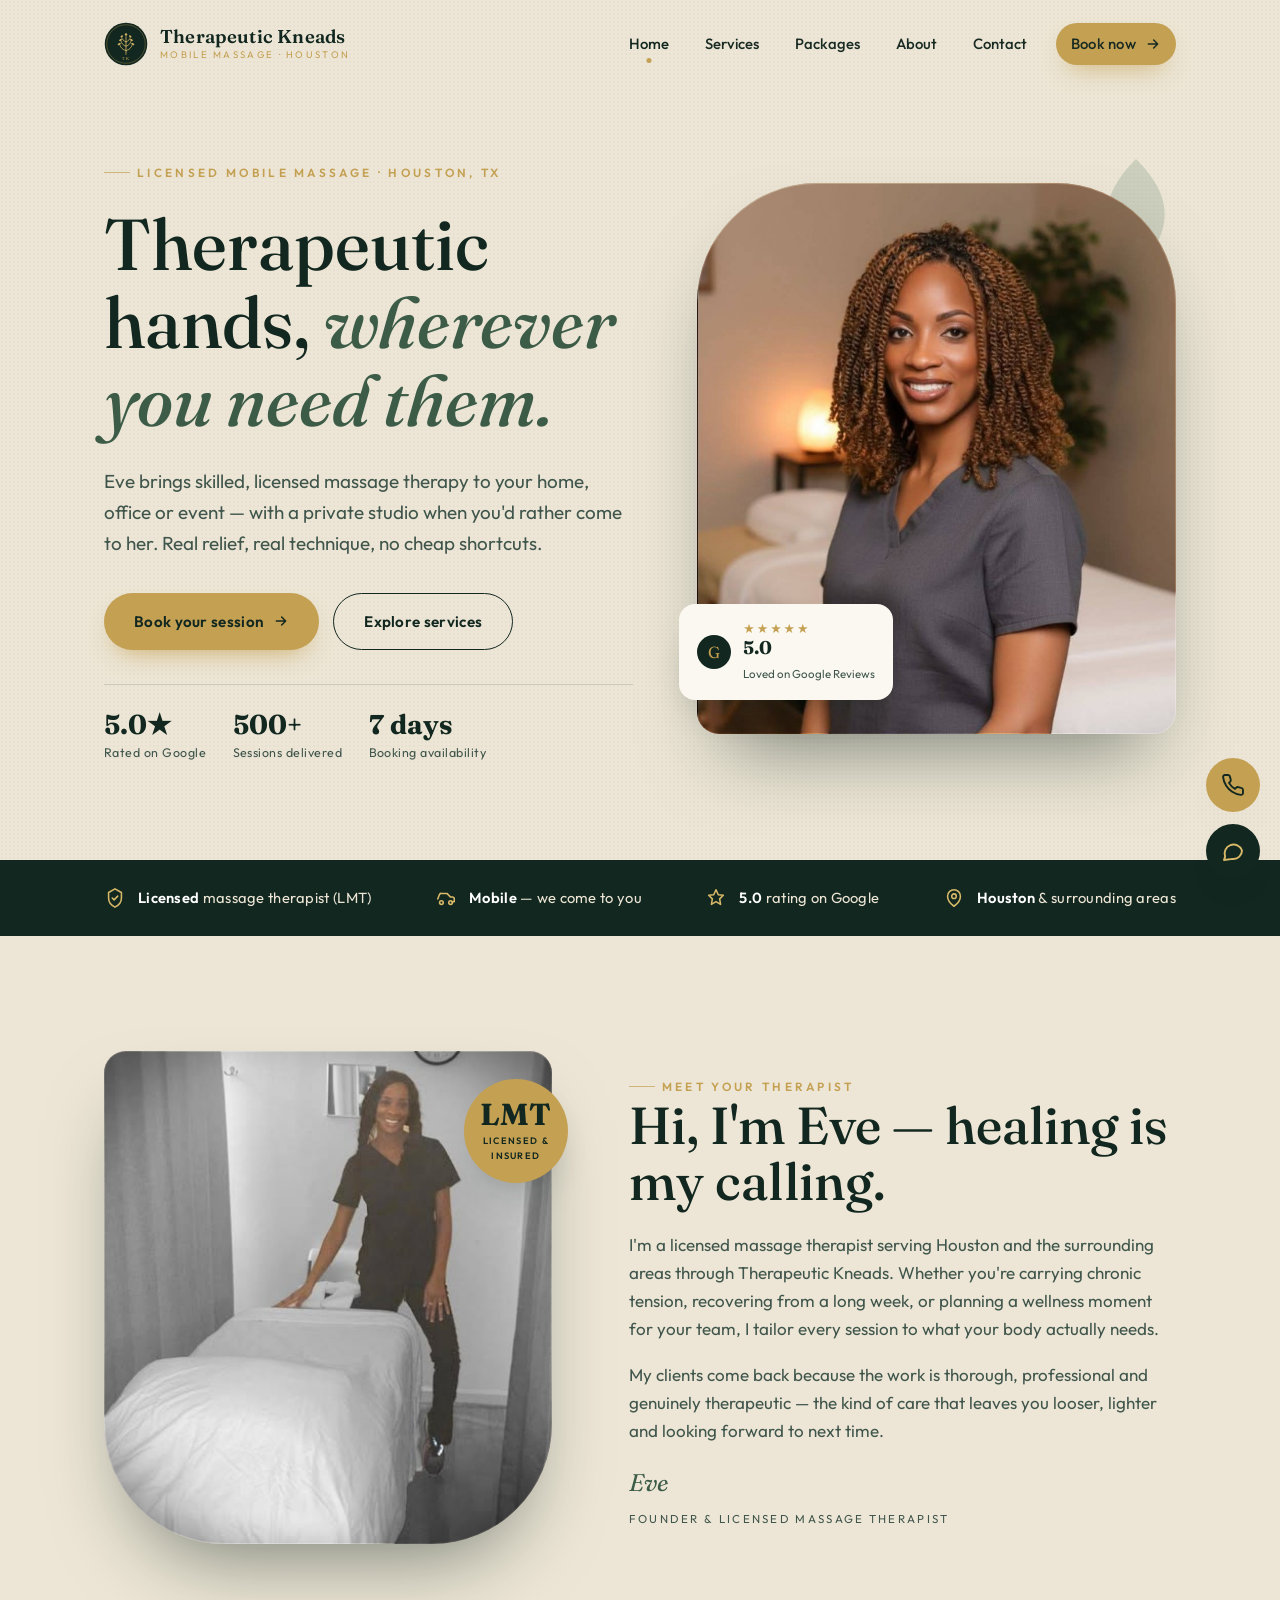
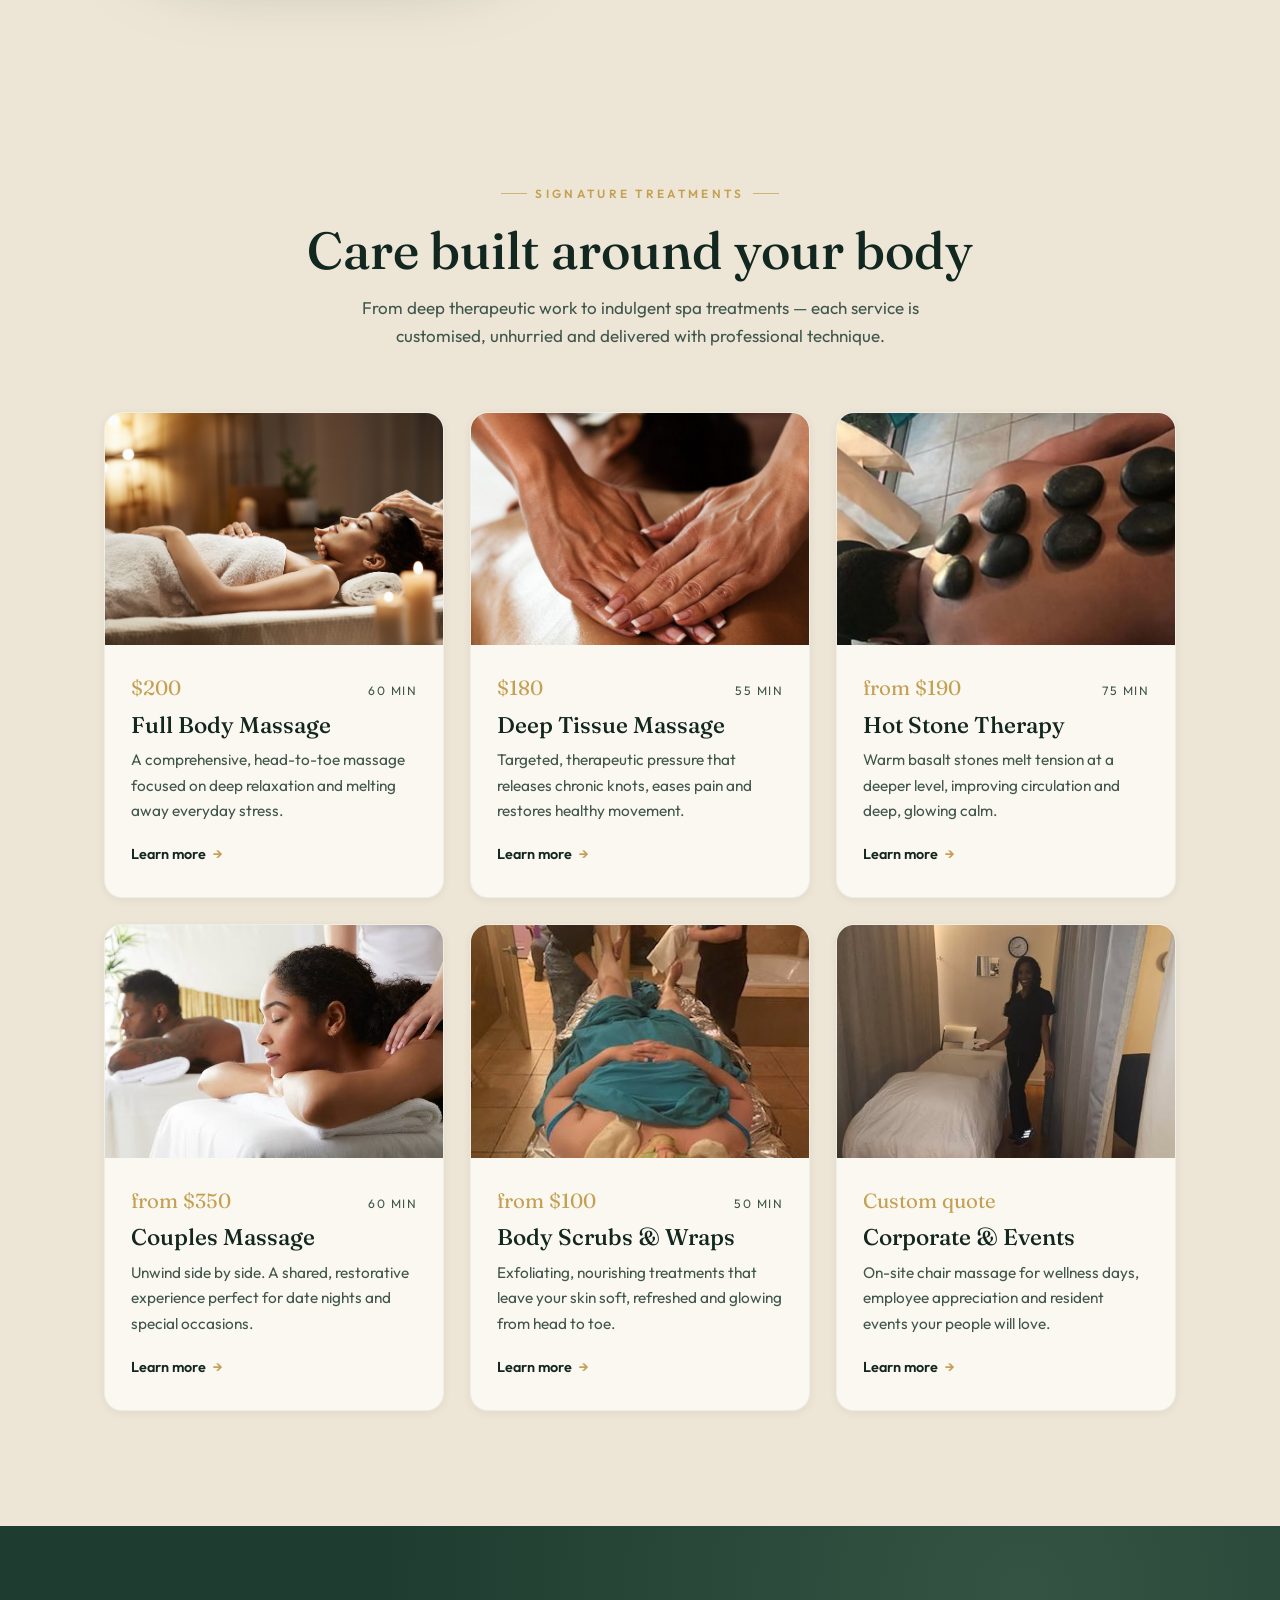
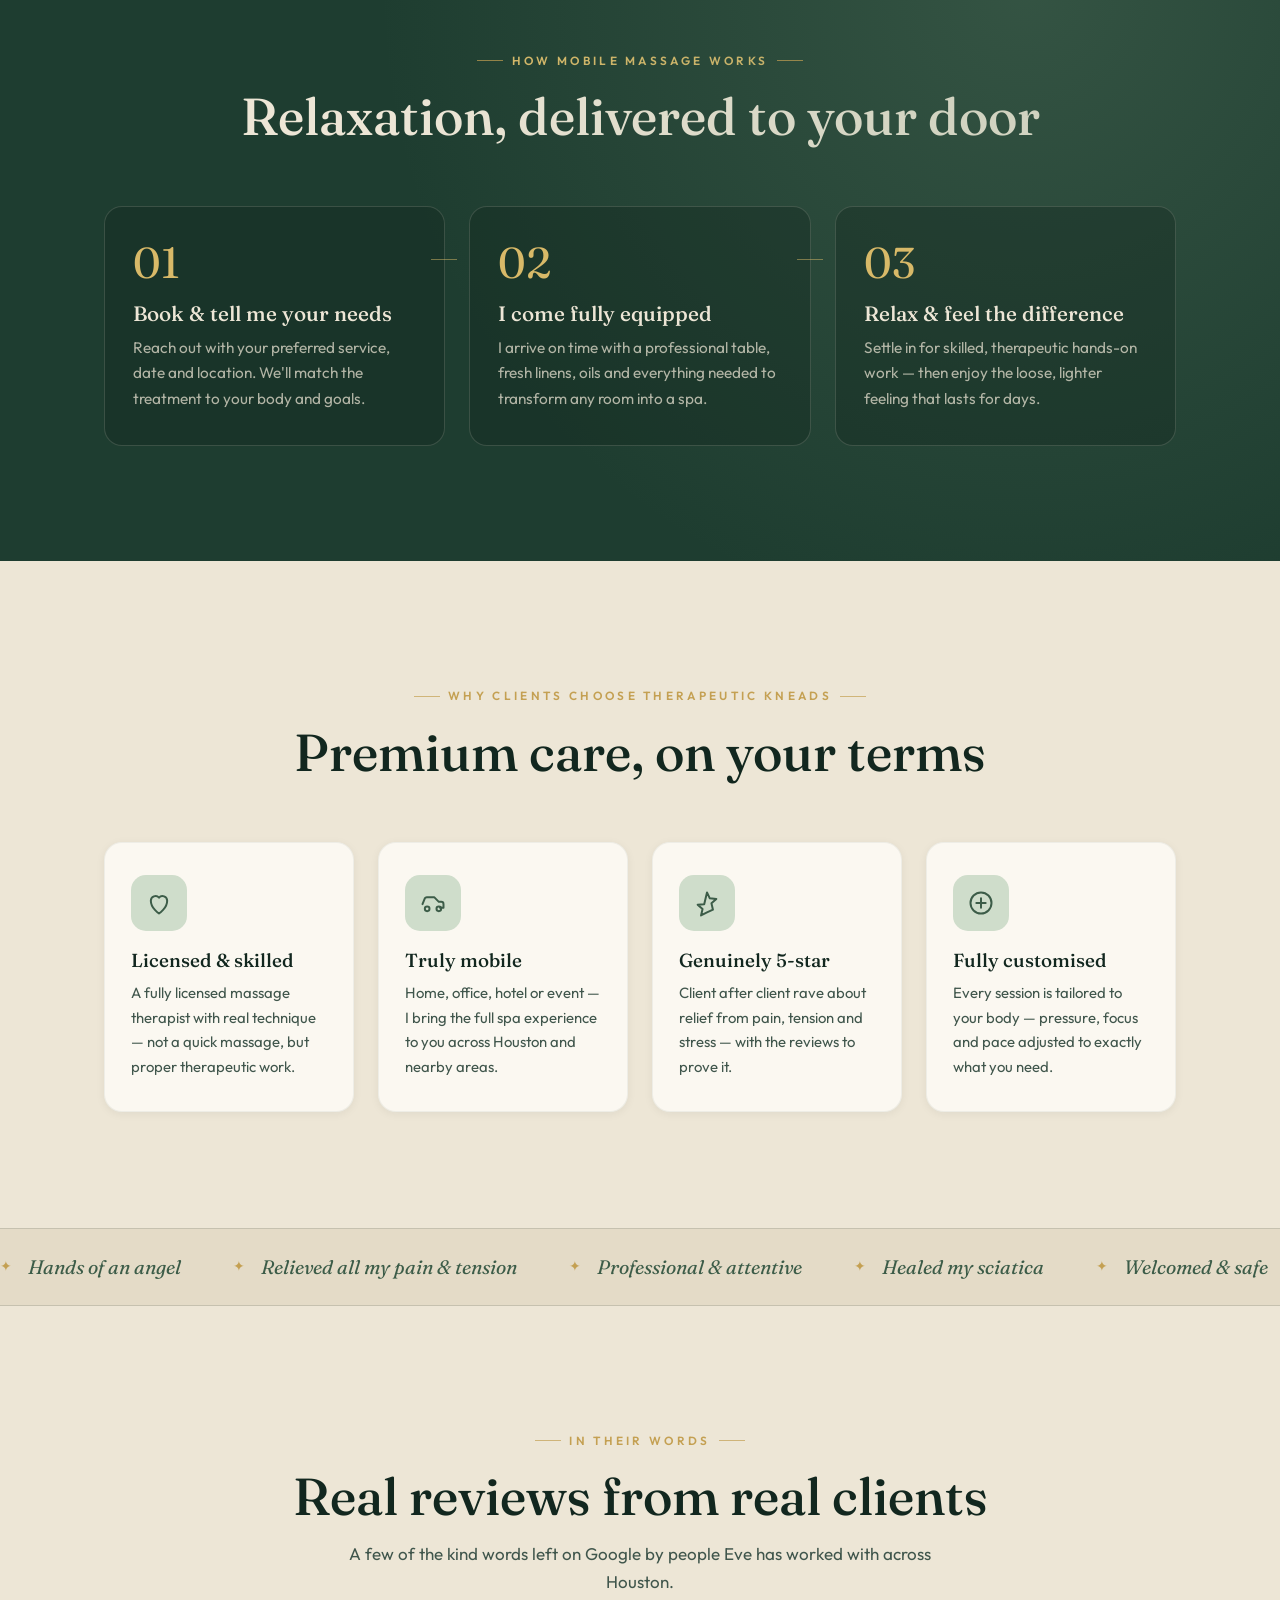
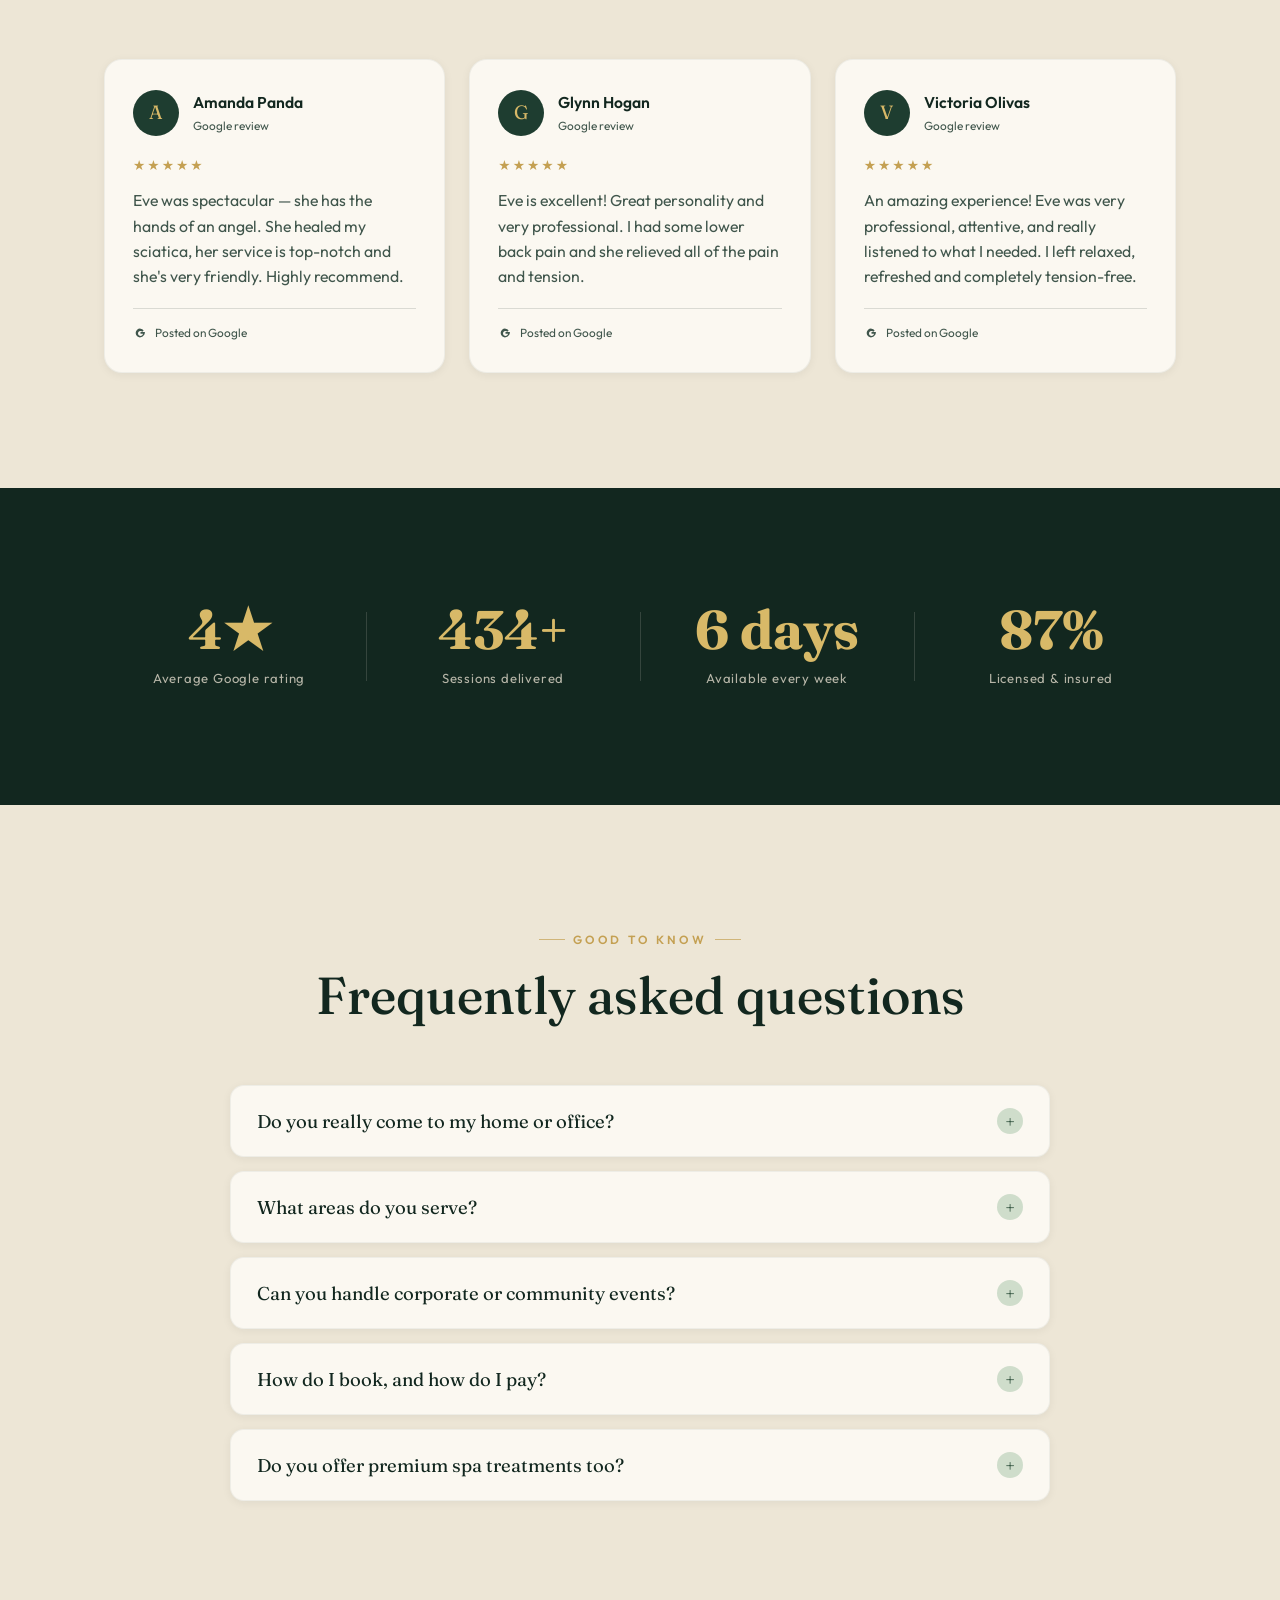
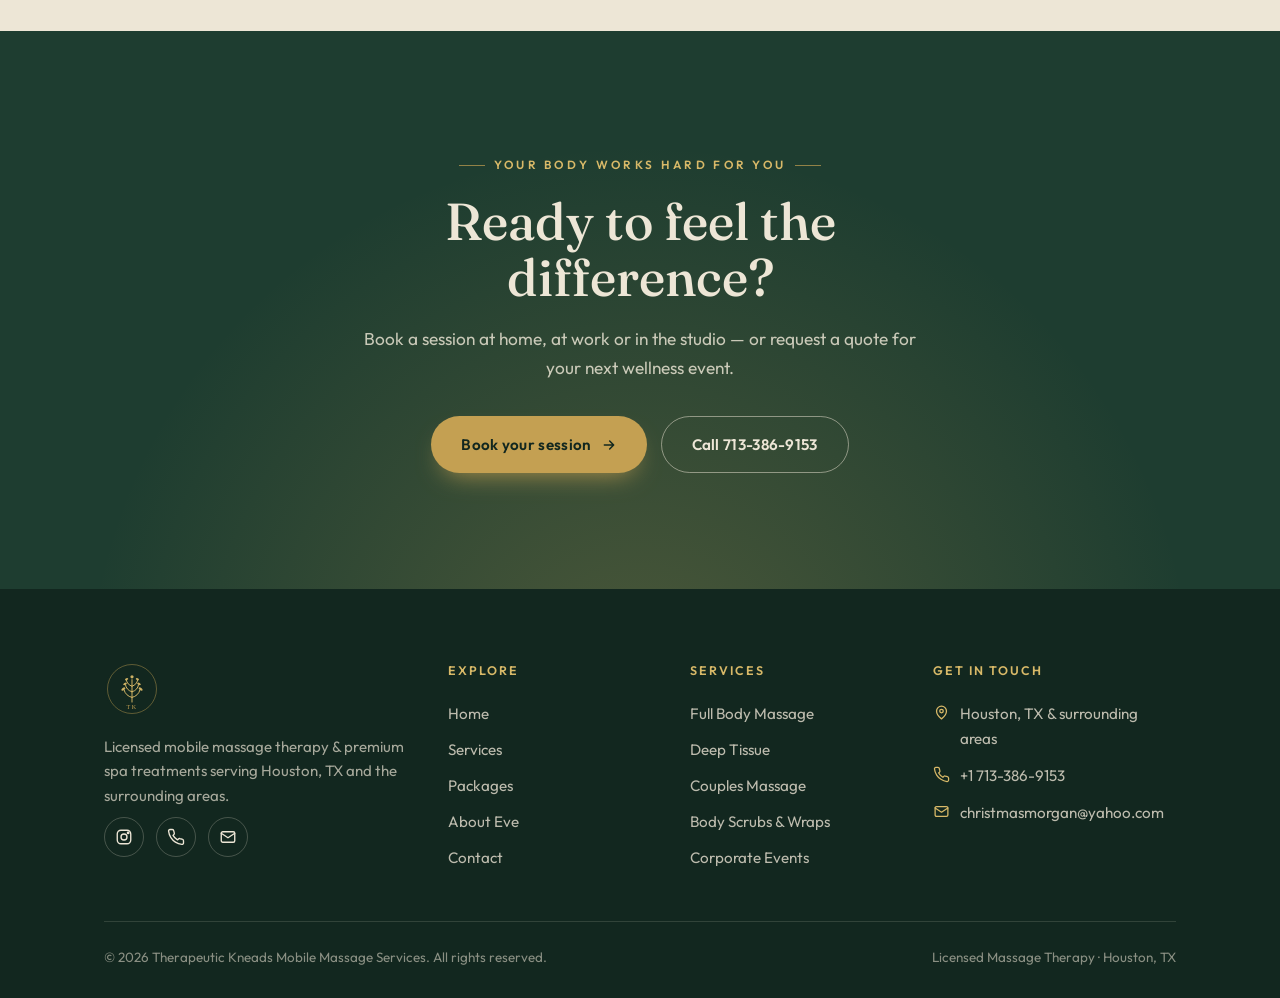
<file: index.html>
<!DOCTYPE html>
<html lang="en">
<head>
  <meta charset="UTF-8" />
  <meta name="viewport" content="width=device-width, initial-scale=1.0" />
  <title>Therapeutic Kneads Mobile Massage Services | Licensed Massage Therapy in Houston, TX</title>
  <meta name="description" content="Therapeutic Kneads Mobile Massage Services brings licensed, professional massage therapy to your home, office or event across Houston, TX. Deep tissue, full body, spa treatments and corporate wellness with Eve, LMT. Book today." />
  <meta name="keywords" content="mobile massage Houston, massage therapist Houston, deep tissue massage, corporate wellness massage, on-site massage, licensed massage therapist" />
  <link rel="icon" type="image/svg+xml" href="images/logo-mark.svg" />
  <link rel="preconnect" href="https://fonts.googleapis.com" />
  <link rel="preconnect" href="https://fonts.gstatic.com" crossorigin />
  <link href="https://fonts.googleapis.com/css2?family=Fraunces:ital,opsz,wght@0,9..144,400;0,9..144,500;0,9..144,600;1,9..144,400;1,9..144,500&family=Outfit:wght@300;400;500;600;700&display=swap" rel="stylesheet" />
  <link rel="stylesheet" href="css/style.css" />
</head>
<body>
  <!-- Loader -->
  <div class="loader" aria-hidden="true">
    <img src="images/logo-mark.svg" alt="" />
    <span>Therapeutic Kneads</span>
  </div>

  <!-- Navigation -->
  <header class="nav">
    <div class="wrap nav__inner">
      <a href="index.html" class="brand" aria-label="Therapeutic Kneads home">
        <img src="images/logo-mark.svg" alt="Therapeutic Kneads emblem" />
        <span class="brand__txt">
          <span class="brand__name">Therapeutic Kneads</span>
          <span class="brand__sub">Mobile Massage · Houston</span>
        </span>
      </a>
      <nav class="nav__links" aria-label="Primary">
        <a href="index.html" class="active">Home</a>
        <a href="services.html">Services</a>
        <a href="packages.html">Packages</a>
        <a href="about.html">About</a>
        <a href="contact.html">Contact</a>
        <a href="contact.html" class="btn btn-primary nav__cta">Book now
          <svg viewBox="0 0 24 24" fill="none" stroke="currentColor" stroke-width="2.2"><path d="M5 12h14M13 6l6 6-6 6" stroke-linecap="round" stroke-linejoin="round"/></svg>
        </a>
      </nav>
      <button class="nav__toggle" aria-label="Toggle menu"><span></span><span></span><span></span></button>
    </div>
  </header>

  <!-- Hero -->
  <section class="hero">
    <div class="wrap hero__grid">
      <div class="hero__copy">
        <span class="eyebrow hero__eyebrow">Licensed mobile massage · Houston, TX</span>
        <h1>Therapeutic hands, <em>wherever you need them.</em></h1>
        <p class="hero__lead">Eve brings skilled, licensed massage therapy to your home, office or event — with a private studio when you'd rather come to her. Real relief, real technique, no cheap shortcuts.</p>
        <div class="hero__cta">
          <a href="contact.html" class="btn btn-primary">Book your session
            <svg viewBox="0 0 24 24" fill="none" stroke="currentColor" stroke-width="2.2"><path d="M5 12h14M13 6l6 6-6 6" stroke-linecap="round" stroke-linejoin="round"/></svg>
          </a>
          <a href="services.html" class="btn btn-ghost">Explore services</a>
        </div>
        <div class="hero__meta">
          <div><b>5.0★</b><small>Rated on Google</small></div>
          <div><b>500+</b><small>Sessions delivered</small></div>
          <div><b>7 days</b><small>Booking availability</small></div>
        </div>
      </div>
      <div class="hero__media">
        <svg class="leaf-accent tr" viewBox="0 0 100 100" fill="currentColor"><path d="M50 5C30 25 20 45 30 70c5 12 15 20 20 25 5-5 15-13 20-25 10-25 0-45-20-65z" opacity=".5"/></svg>
        <div class="arch">
          <img src="images/eve-portrait.jpg" alt="Eve, licensed massage therapist and founder of Therapeutic Kneads, in her treatment space in Houston" />
        </div>
        <div class="chip">
          <span class="chip__g">G</span>
          <div>
            <div class="chip__stars">★★★★★</div>
            <b>5.0</b>
            <small>Loved on Google Reviews</small>
          </div>
        </div>
      </div>
    </div>
  </section>

  <!-- Trust strip -->
  <section class="trust">
    <div class="wrap">
      <div class="trust__item">
        <svg viewBox="0 0 24 24" fill="none" stroke="currentColor" stroke-width="1.7"><path d="M12 2l7 4v6c0 5-3 8-7 10-4-2-7-5-7-10V6z" stroke-linejoin="round"/><path d="M9 12l2 2 4-4" stroke-linecap="round" stroke-linejoin="round"/></svg>
        <span><b>Licensed</b> massage therapist (LMT)</span>
      </div>
      <div class="trust__item">
        <svg viewBox="0 0 24 24" fill="none" stroke="currentColor" stroke-width="1.7"><path d="M3 13l2-5a2 2 0 012-1h6l4 4h2a2 2 0 012 2v3h-3" stroke-linecap="round" stroke-linejoin="round"/><circle cx="7" cy="17" r="2"/><circle cx="17" cy="17" r="2"/></svg>
        <span><b>Mobile</b> — we come to you</span>
      </div>
      <div class="trust__item">
        <svg viewBox="0 0 24 24" fill="none" stroke="currentColor" stroke-width="1.7"><path d="M12 3l2.5 5.5L20 9l-4 4 1 6-5-3-5 3 1-6-4-4 5.5-.5z" stroke-linejoin="round"/></svg>
        <span><b>5.0</b> rating on Google</span>
      </div>
      <div class="trust__item">
        <svg viewBox="0 0 24 24" fill="none" stroke="currentColor" stroke-width="1.7"><path d="M12 21s-7-5-7-11a7 7 0 0114 0c0 6-7 11-7 11z" stroke-linejoin="round"/><circle cx="12" cy="10" r="2.5"/></svg>
        <span><b>Houston</b> & surrounding areas</span>
      </div>
    </div>
  </section>

  <!-- Intro / Meet Eve -->
  <section class="section intro">
    <div class="wrap intro__grid">
      <div class="intro__media reveal">
        <div class="arch"><img src="images/eve-table.jpg" alt="Eve preparing her massage table for a client session" /></div>
        <div class="intro__badge"><b>LMT</b><small>Licensed &amp; insured</small></div>
      </div>
      <div class="intro__copy reveal" data-delay="1">
        <span class="eyebrow">Meet your therapist</span>
        <h2>Hi, I'm Eve — healing is my calling.</h2>
        <p>I'm a licensed massage therapist serving Houston and the surrounding areas through Therapeutic Kneads. Whether you're carrying chronic tension, recovering from a long week, or planning a wellness moment for your team, I tailor every session to what your body actually needs.</p>
        <p>My clients come back because the work is thorough, professional and genuinely therapeutic — the kind of care that leaves you looser, lighter and looking forward to next time.</p>
        <div class="intro__sign">Eve
          <small>Founder &amp; Licensed Massage Therapist</small>
        </div>
      </div>
    </div>
  </section>

  <!-- Featured services -->
  <section class="section reviews">
    <div class="wrap">
      <div class="section-head center">
        <span class="eyebrow two">Signature treatments</span>
        <h2>Care built around your body</h2>
        <p>From deep therapeutic work to indulgent spa treatments — each service is customised, unhurried and delivered with professional technique.</p>
      </div>
      <div class="svc-grid">
        <article class="svc reveal">
          <div class="svc__media"><img src="images/hero-massage.jpg" alt="Full body relaxation massage in Houston" /></div>
          <div class="svc__body">
            <div class="svc__meta"><span class="svc__price">$200</span><span class="svc__time">60 min</span></div>
            <h3>Full Body Massage</h3>
            <p>A comprehensive, head-to-toe massage focused on deep relaxation and melting away everyday stress.</p>
            <a href="services.html" class="svc__link">Learn more <span>&rarr;</span></a>
          </div>
        </article>
        <article class="svc reveal" data-delay="1">
          <div class="svc__media"><img src="images/massage-hands.jpg" alt="Deep tissue massage relieving chronic muscle tension" /></div>
          <div class="svc__body">
            <div class="svc__meta"><span class="svc__price">$180</span><span class="svc__time">55 min</span></div>
            <h3>Deep Tissue Massage</h3>
            <p>Targeted, therapeutic pressure that releases chronic knots, eases pain and restores healthy movement.</p>
            <a href="services.html" class="svc__link">Learn more <span>&rarr;</span></a>
          </div>
        </article>
        <article class="svc reveal" data-delay="2">
          <div class="svc__media"><img src="images/hot-stone.jpg" alt="Hot stone massage therapy" /></div>
          <div class="svc__body">
            <div class="svc__meta"><span class="svc__price">from $190</span><span class="svc__time">75 min</span></div>
            <h3>Hot Stone Therapy</h3>
            <p>Warm basalt stones melt tension at a deeper level, improving circulation and deep, glowing calm.</p>
            <a href="services.html" class="svc__link">Learn more <span>&rarr;</span></a>
          </div>
        </article>
        <article class="svc reveal">
          <div class="svc__media"><img src="images/couples-massage.jpg" alt="Couples massage experience in Houston" /></div>
          <div class="svc__body">
            <div class="svc__meta"><span class="svc__price">from $350</span><span class="svc__time">60 min</span></div>
            <h3>Couples Massage</h3>
            <p>Unwind side by side. A shared, restorative experience perfect for date nights and special occasions.</p>
            <a href="services.html" class="svc__link">Learn more <span>&rarr;</span></a>
          </div>
        </article>
        <article class="svc reveal" data-delay="1">
          <div class="svc__media"><img src="images/body-wrap.jpg" alt="Detoxifying body scrub and wrap treatment" /></div>
          <div class="svc__body">
            <div class="svc__meta"><span class="svc__price">from $100</span><span class="svc__time">50 min</span></div>
            <h3>Body Scrubs &amp; Wraps</h3>
            <p>Exfoliating, nourishing treatments that leave your skin soft, refreshed and glowing from head to toe.</p>
            <a href="services.html" class="svc__link">Learn more <span>&rarr;</span></a>
          </div>
        </article>
        <article class="svc reveal" data-delay="2">
          <div class="svc__media"><img src="images/treatment-room.jpg" alt="On-site corporate chair massage for employee wellness" /></div>
          <div class="svc__body">
            <div class="svc__meta"><span class="svc__price">Custom quote</span></div>
            <h3>Corporate &amp; Events</h3>
            <p>On-site chair massage for wellness days, employee appreciation and resident events your people will love.</p>
            <a href="services.html" class="svc__link">Learn more <span>&rarr;</span></a>
          </div>
        </article>
      </div>
    </div>
  </section>

  <!-- How mobile works (real sequence) -->
  <section class="section steps">
    <div class="wrap">
      <div class="section-head center">
        <span class="eyebrow two">How mobile massage works</span>
        <h2>Relaxation, delivered to your door</h2>
      </div>
      <div class="steps__grid">
        <div class="step reveal">
          <span class="step__num">01</span>
          <span class="step__line"></span>
          <h3>Book &amp; tell me your needs</h3>
          <p>Reach out with your preferred service, date and location. We'll match the treatment to your body and goals.</p>
        </div>
        <div class="step reveal" data-delay="1">
          <span class="step__num">02</span>
          <span class="step__line"></span>
          <h3>I come fully equipped</h3>
          <p>I arrive on time with a professional table, fresh linens, oils and everything needed to transform any room into a spa.</p>
        </div>
        <div class="step reveal" data-delay="2">
          <span class="step__num">03</span>
          <h3>Relax &amp; feel the difference</h3>
          <p>Settle in for skilled, therapeutic hands-on work — then enjoy the loose, lighter feeling that lasts for days.</p>
        </div>
      </div>
    </div>
  </section>

  <!-- Why choose us -->
  <section class="section">
    <div class="wrap">
      <div class="section-head center">
        <span class="eyebrow two">Why clients choose Therapeutic Kneads</span>
        <h2>Premium care, on your terms</h2>
      </div>
      <div class="why__grid">
        <div class="feat reveal">
          <div class="feat__ic"><svg viewBox="0 0 24 24" fill="none" stroke="currentColor" stroke-width="1.7"><path d="M12 21s-7-4.5-7-11a4 4 0 017-2.6A4 4 0 0119 10c0 6.5-7 11-7 11z" stroke-linejoin="round"/></svg></div>
          <h3>Licensed &amp; skilled</h3>
          <p>A fully licensed massage therapist with real technique — not a quick massage, but proper therapeutic work.</p>
        </div>
        <div class="feat reveal" data-delay="1">
          <div class="feat__ic"><svg viewBox="0 0 24 24" fill="none" stroke="currentColor" stroke-width="1.7"><path d="M3 13l2-5a2 2 0 012-1h6l4 4h2a2 2 0 012 2v3h-3" stroke-linecap="round" stroke-linejoin="round"/><circle cx="7" cy="17" r="2"/><circle cx="17" cy="17" r="2"/></svg></div>
          <h3>Truly mobile</h3>
          <p>Home, office, hotel or event — I bring the full spa experience to you across Houston and nearby areas.</p>
        </div>
        <div class="feat reveal" data-delay="2">
          <div class="feat__ic"><svg viewBox="0 0 24 24" fill="none" stroke="currentColor" stroke-width="1.7"><path d="M12 3l2.4 5 5.6.5-4.2 3.7 1.3 5.5L12 20l-5.1 2.7 1.3-5.5L4 13.5l5.6-.5z" stroke-linejoin="round"/></svg></div>
          <h3>Genuinely 5-star</h3>
          <p>Client after client rave about relief from pain, tension and stress — with the reviews to prove it.</p>
        </div>
        <div class="feat reveal" data-delay="3">
          <div class="feat__ic"><svg viewBox="0 0 24 24" fill="none" stroke="currentColor" stroke-width="1.7"><path d="M12 8v8M8 12h8" stroke-linecap="round"/><circle cx="12" cy="12" r="9"/></svg></div>
          <h3>Fully customised</h3>
          <p>Every session is tailored to your body — pressure, focus and pace adjusted to exactly what you need.</p>
        </div>
      </div>
    </div>
  </section>

  <!-- Praise marquee -->
  <div class="marquee" aria-hidden="true">
    <div class="marquee__track">
      <span class="marquee__item">Hands of an angel</span>
      <span class="marquee__item">Relieved all my pain &amp; tension</span>
      <span class="marquee__item">Professional &amp; attentive</span>
      <span class="marquee__item">Healed my sciatica</span>
      <span class="marquee__item">Welcomed &amp; safe</span>
      <span class="marquee__item">A total hit at our event</span>
      <span class="marquee__item">Hands of an angel</span>
      <span class="marquee__item">Relieved all my pain &amp; tension</span>
      <span class="marquee__item">Professional &amp; attentive</span>
      <span class="marquee__item">Healed my sciatica</span>
      <span class="marquee__item">Welcomed &amp; safe</span>
      <span class="marquee__item">A total hit at our event</span>
    </div>
  </div>

  <!-- Testimonials (real Google reviews) -->
  <section class="section reviews">
    <div class="wrap">
      <div class="section-head center">
        <span class="eyebrow two">In their words</span>
        <h2>Real reviews from real clients</h2>
        <p>A few of the kind words left on Google by people Eve has worked with across Houston.</p>
      </div>
      <div class="rev-grid">
        <article class="rev reveal">
          <div class="rev__top">
            <div class="rev__av">A</div>
            <div class="rev__who"><b>Amanda Panda</b><small>Google review</small></div>
          </div>
          <div class="rev__stars">★★★★★</div>
          <p>Eve was spectacular — she has the hands of an angel. She healed my sciatica, her service is top-notch and she's very friendly. Highly recommend.</p>
          <div class="rev__g"><svg viewBox="0 0 24 24" fill="currentColor"><path d="M12 11v2.8h4a4 4 0 11-1-3l2-2a7 7 0 100 8 7 7 0 002-5v-.8z"/></svg> Posted on Google</div>
        </article>
        <article class="rev reveal" data-delay="1">
          <div class="rev__top">
            <div class="rev__av">G</div>
            <div class="rev__who"><b>Glynn Hogan</b><small>Google review</small></div>
          </div>
          <div class="rev__stars">★★★★★</div>
          <p>Eve is excellent! Great personality and very professional. I had some lower back pain and she relieved all of the pain and tension.</p>
          <div class="rev__g"><svg viewBox="0 0 24 24" fill="currentColor"><path d="M12 11v2.8h4a4 4 0 11-1-3l2-2a7 7 0 100 8 7 7 0 002-5v-.8z"/></svg> Posted on Google</div>
        </article>
        <article class="rev reveal" data-delay="2">
          <div class="rev__top">
            <div class="rev__av">V</div>
            <div class="rev__who"><b>Victoria Olivas</b><small>Google review</small></div>
          </div>
          <div class="rev__stars">★★★★★</div>
          <p>An amazing experience! Eve was very professional, attentive, and really listened to what I needed. I left relaxed, refreshed and completely tension-free.</p>
          <div class="rev__g"><svg viewBox="0 0 24 24" fill="currentColor"><path d="M12 11v2.8h4a4 4 0 11-1-3l2-2a7 7 0 100 8 7 7 0 002-5v-.8z"/></svg> Posted on Google</div>
        </article>
      </div>
    </div>
  </section>

  <!-- Stats -->
  <section class="section stats">
    <div class="wrap">
      <div class="stats__grid">
        <div class="stat reveal"><b data-count="5.0" data-suffix="★">0</b><small>Average Google rating</small></div>
        <div class="stat reveal" data-delay="1"><b data-count="500" data-suffix="+">0</b><small>Sessions delivered</small></div>
        <div class="stat reveal" data-delay="2"><b data-count="7" data-suffix=" days">0</b><small>Available every week</small></div>
        <div class="stat reveal" data-delay="3"><b data-count="100" data-suffix="%">0</b><small>Licensed &amp; insured</small></div>
      </div>
    </div>
  </section>

  <!-- FAQ -->
  <section class="section">
    <div class="wrap">
      <div class="section-head center">
        <span class="eyebrow two">Good to know</span>
        <h2>Frequently asked questions</h2>
      </div>
      <div class="faq">
        <div class="faq__item">
          <button class="faq__q">Do you really come to my home or office?<span>+</span></button>
          <div class="faq__a"><p>Yes — that's the heart of Therapeutic Kneads. I bring a professional massage table, fresh linens and everything needed directly to you across Houston and the surrounding areas. Prefer to come to me? A private studio is available too.</p></div>
        </div>
        <div class="faq__item">
          <button class="faq__q">What areas do you serve?<span>+</span></button>
          <div class="faq__a"><p>Houston and the surrounding areas. If you're just outside the city, reach out with your location and I'll let you know — travel for events and further distances can usually be arranged.</p></div>
        </div>
        <div class="faq__item">
          <button class="faq__q">Can you handle corporate or community events?<span>+</span></button>
          <div class="faq__a"><p>Absolutely. On-site chair massage is a favourite for wellness days, employee appreciation and resident appreciation events. Every event is custom-quoted — just tell me your group size, date and venue.</p></div>
        </div>
        <div class="faq__item">
          <button class="faq__q">How do I book, and how do I pay?<span>+</span></button>
          <div class="faq__a"><p>Send a booking request through the contact page, call or text, and we'll confirm your service, time and location. Payment details are arranged when we confirm your appointment.</p></div>
        </div>
        <div class="faq__item">
          <button class="faq__q">Do you offer premium spa treatments too?<span>+</span></button>
          <div class="faq__a"><p>Yes — alongside massage I offer body scrubs, body wraps, facials, waxing and curated spa packages. This is premium, professional care, so you won't find cheap-corner pricing here.</p></div>
        </div>
      </div>
    </div>
  </section>

  <!-- CTA -->
  <section class="section cta">
    <div class="wrap cta__inner">
      <span class="eyebrow two">Your body works hard for you</span>
      <h2>Ready to feel the difference?</h2>
      <p>Book a session at home, at work or in the studio — or request a quote for your next wellness event.</p>
      <div class="cta__btns">
        <a href="contact.html" class="btn btn-primary">Book your session
          <svg viewBox="0 0 24 24" fill="none" stroke="currentColor" stroke-width="2.2"><path d="M5 12h14M13 6l6 6-6 6" stroke-linecap="round" stroke-linejoin="round"/></svg>
        </a>
        <a href="tel:+17133869153" class="btn btn-light">Call 713-386-9153</a>
      </div>
    </div>
  </section>

  <!-- Footer -->
  <footer class="footer">
    <div class="wrap">
      <div class="footer__grid">
        <div class="footer__brand">
          <img src="images/logo-mark.svg" alt="Therapeutic Kneads emblem" />
          <p>Licensed mobile massage therapy &amp; premium spa treatments serving Houston, TX and the surrounding areas.</p>
          <div class="social">
            <a href="https://www.instagram.com/heavenly_hands_with_eve/" target="_blank" rel="noopener" aria-label="Instagram">
              <svg viewBox="0 0 24 24" fill="none" stroke="currentColor" stroke-width="1.8"><rect x="3" y="3" width="18" height="18" rx="5"/><circle cx="12" cy="12" r="4"/><circle cx="17.5" cy="6.5" r="1" fill="currentColor"/></svg>
            </a>
            <a href="tel:+17133869153" aria-label="Call">
              <svg viewBox="0 0 24 24" fill="none" stroke="currentColor" stroke-width="1.8"><path d="M22 16.9v3a2 2 0 01-2.2 2 19.8 19.8 0 01-8.6-3.1 19.5 19.5 0 01-6-6A19.8 19.8 0 012.1 4.2 2 2 0 014 2h3a2 2 0 012 1.7c.1 1 .4 1.9.7 2.8a2 2 0 01-.5 2.1L8 9.9a16 16 0 006 6l1.3-1.3a2 2 0 012.1-.4c.9.3 1.8.6 2.8.7a2 2 0 011.7 2z" stroke-linecap="round" stroke-linejoin="round"/></svg>
            </a>
            <a href="mailto:christmasmorgan@yahoo.com" aria-label="Email">
              <svg viewBox="0 0 24 24" fill="none" stroke="currentColor" stroke-width="1.8"><rect x="3" y="5" width="18" height="14" rx="2"/><path d="M3 7l9 6 9-6" stroke-linecap="round" stroke-linejoin="round"/></svg>
            </a>
          </div>
        </div>
        <div>
          <h5>Explore</h5>
          <div class="footer__links">
            <a href="index.html">Home</a>
            <a href="services.html">Services</a>
            <a href="packages.html">Packages</a>
            <a href="about.html">About Eve</a>
            <a href="contact.html">Contact</a>
          </div>
        </div>
        <div>
          <h5>Services</h5>
          <div class="footer__links">
            <a href="services.html">Full Body Massage</a>
            <a href="services.html">Deep Tissue</a>
            <a href="services.html">Couples Massage</a>
            <a href="services.html">Body Scrubs &amp; Wraps</a>
            <a href="services.html">Corporate Events</a>
          </div>
        </div>
        <div>
          <h5>Get in touch</h5>
          <div class="footer__contact">
            <div><svg viewBox="0 0 24 24" fill="none" stroke="currentColor" stroke-width="1.8"><path d="M12 21s-7-5-7-11a7 7 0 0114 0c0 6-7 11-7 11z" stroke-linejoin="round"/><circle cx="12" cy="10" r="2.5"/></svg><span>Houston, TX &amp; surrounding areas</span></div>
            <div><svg viewBox="0 0 24 24" fill="none" stroke="currentColor" stroke-width="1.8"><path d="M22 16.9v3a2 2 0 01-2.2 2 19.8 19.8 0 01-8.6-3.1 19.5 19.5 0 01-6-6A19.8 19.8 0 012.1 4.2 2 2 0 014 2h3a2 2 0 012 1.7c.1 1 .4 1.9.7 2.8a2 2 0 01-.5 2.1L8 9.9a16 16 0 006 6l1.3-1.3a2 2 0 012.1-.4c.9.3 1.8.6 2.8.7a2 2 0 011.7 2z" stroke-linecap="round" stroke-linejoin="round"/></svg><a href="tel:+17133869153">+1 713-386-9153</a></div>
            <div><svg viewBox="0 0 24 24" fill="none" stroke="currentColor" stroke-width="1.8"><rect x="3" y="5" width="18" height="14" rx="2"/><path d="M3 7l9 6 9-6" stroke-linecap="round" stroke-linejoin="round"/></svg><a href="mailto:christmasmorgan@yahoo.com">christmasmorgan@yahoo.com</a></div>
          </div>
        </div>
      </div>
      <div class="footer__bottom">
        <span>© <span id="year">2026</span> Therapeutic Kneads Mobile Massage Services. All rights reserved.</span>
        <span>Licensed Massage Therapy · Houston, TX</span>
      </div>
    </div>
  </footer>

  <!-- Floating buttons -->
  <div class="floats">
    <a href="tel:+17133869153" class="float call" aria-label="Call us">
      <svg viewBox="0 0 24 24" fill="none" stroke="currentColor" stroke-width="1.9"><path d="M22 16.9v3a2 2 0 01-2.2 2 19.8 19.8 0 01-8.6-3.1 19.5 19.5 0 01-6-6A19.8 19.8 0 012.1 4.2 2 2 0 014 2h3a2 2 0 012 1.7c.1 1 .4 1.9.7 2.8a2 2 0 01-.5 2.1L8 9.9a16 16 0 006 6l1.3-1.3a2 2 0 012.1-.4c.9.3 1.8.6 2.8.7a2 2 0 011.7 2z" stroke-linecap="round" stroke-linejoin="round"/></svg>
    </a>
    <a href="sms:+17133869153" class="float sms" aria-label="Text us">
      <svg viewBox="0 0 24 24" fill="none" stroke="currentColor" stroke-width="1.9"><path d="M21 11.5a8.4 8.4 0 01-9 8.4L3 21l1.1-3.3A8.4 8.4 0 1121 11.5z" stroke-linecap="round" stroke-linejoin="round"/></svg>
    </a>
  </div>
  <button class="to-top" aria-label="Back to top">
    <svg viewBox="0 0 24 24" fill="none" stroke="currentColor" stroke-width="2.2"><path d="M12 19V5M6 11l6-6 6 6" stroke-linecap="round" stroke-linejoin="round"/></svg>
  </button>

  <script src="js/script.js"></script>
</body>
</html>
</file>
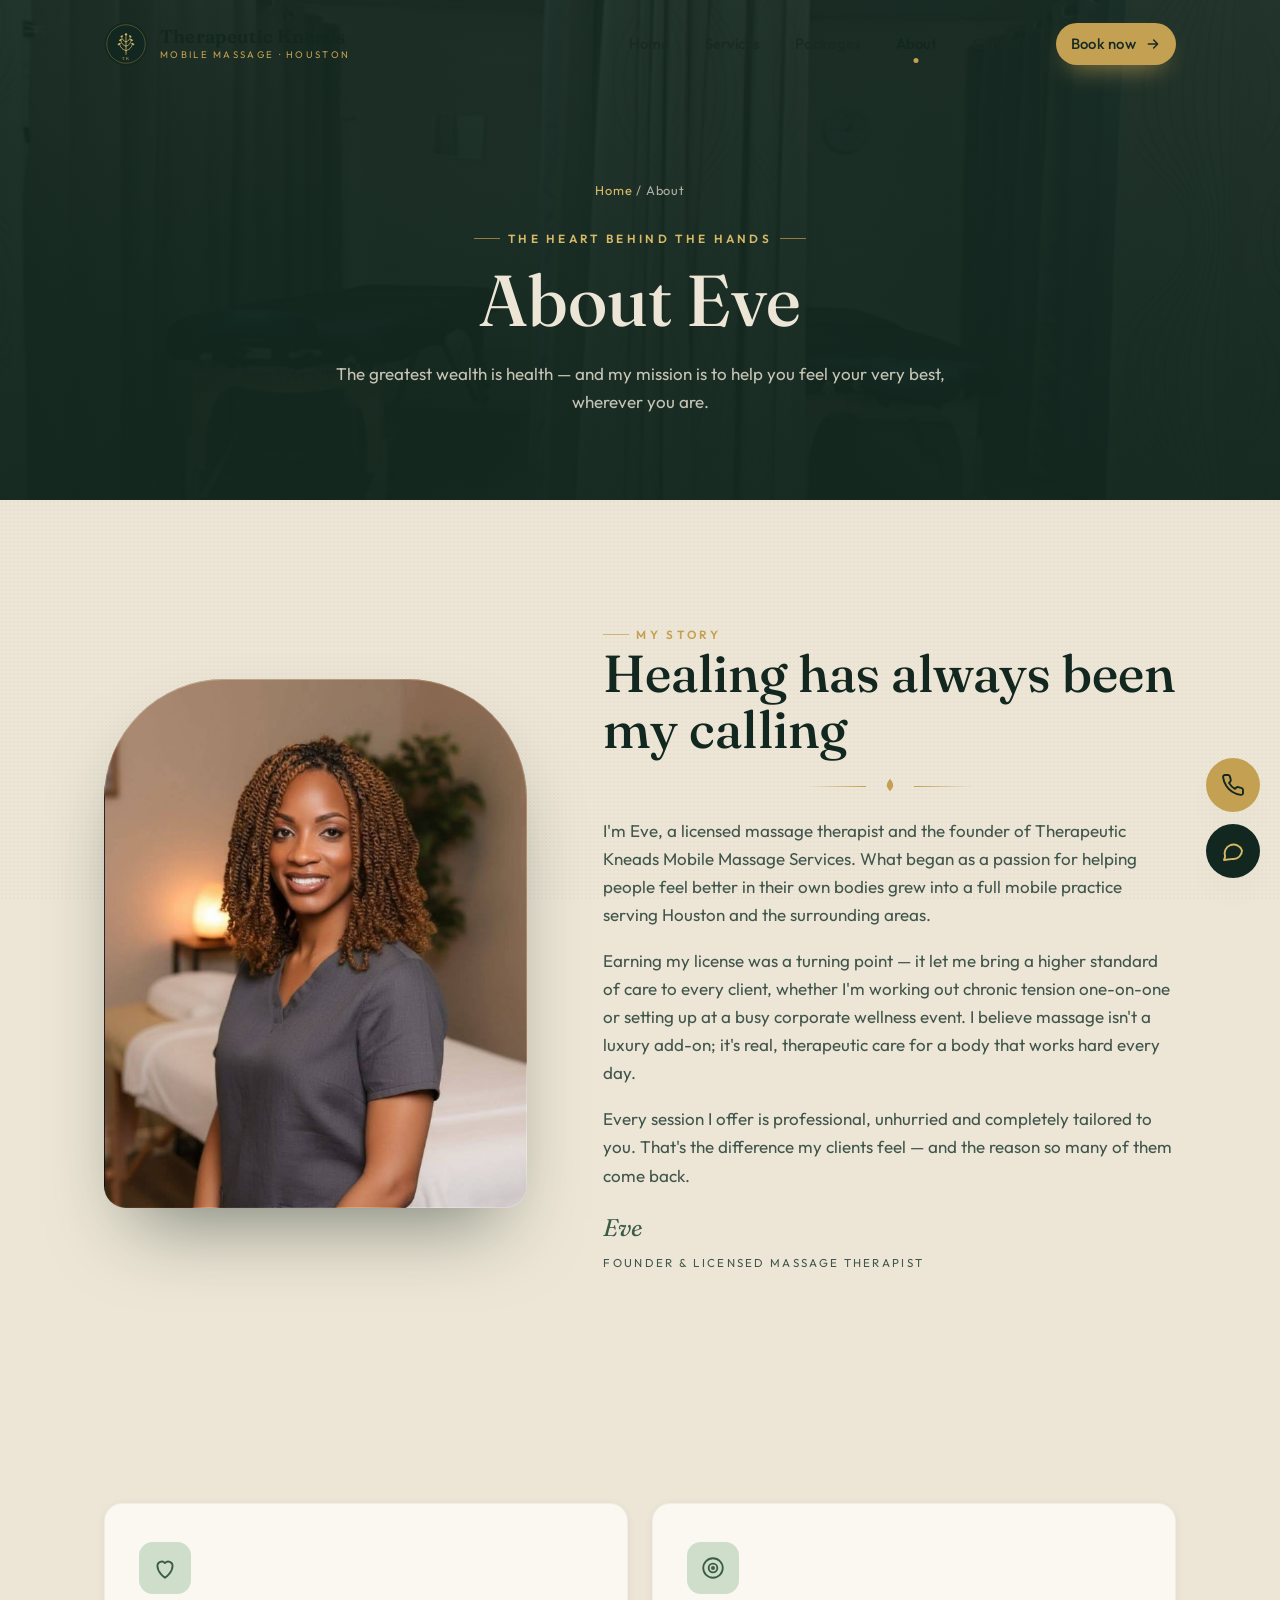
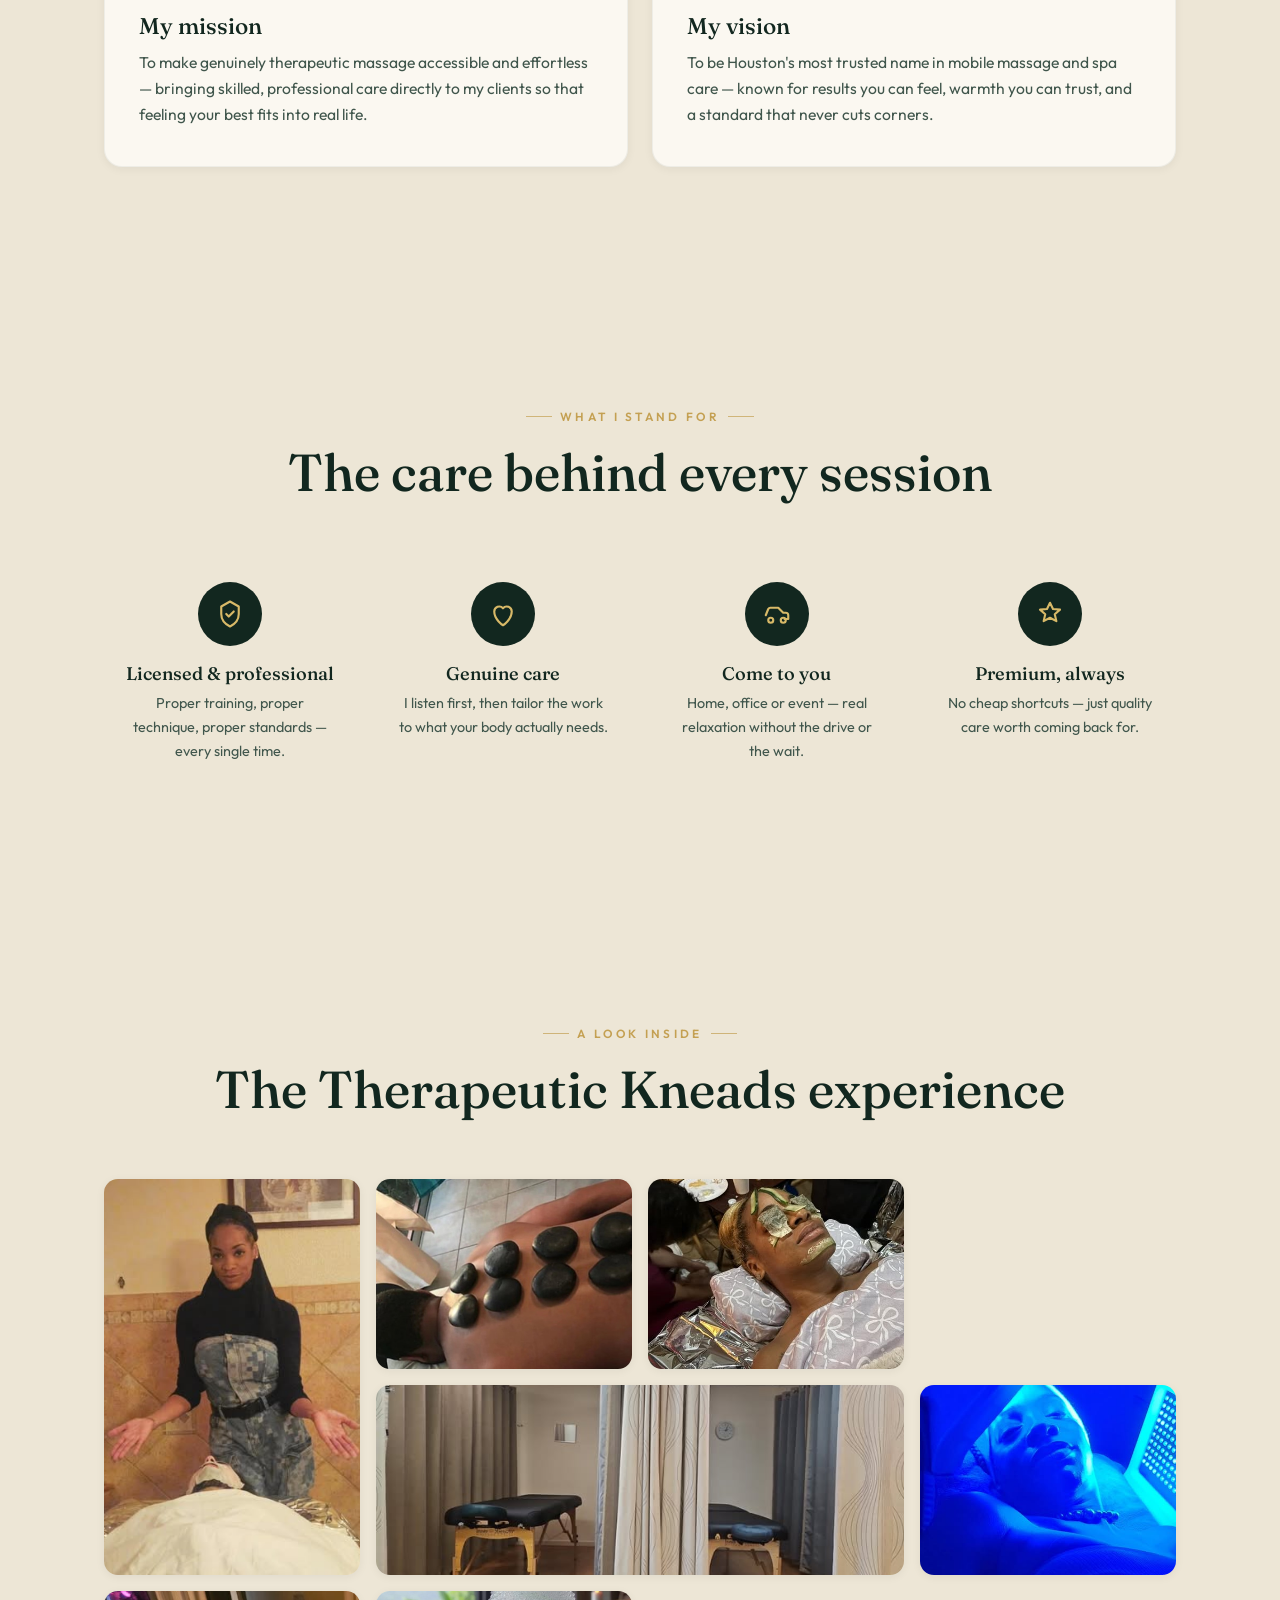
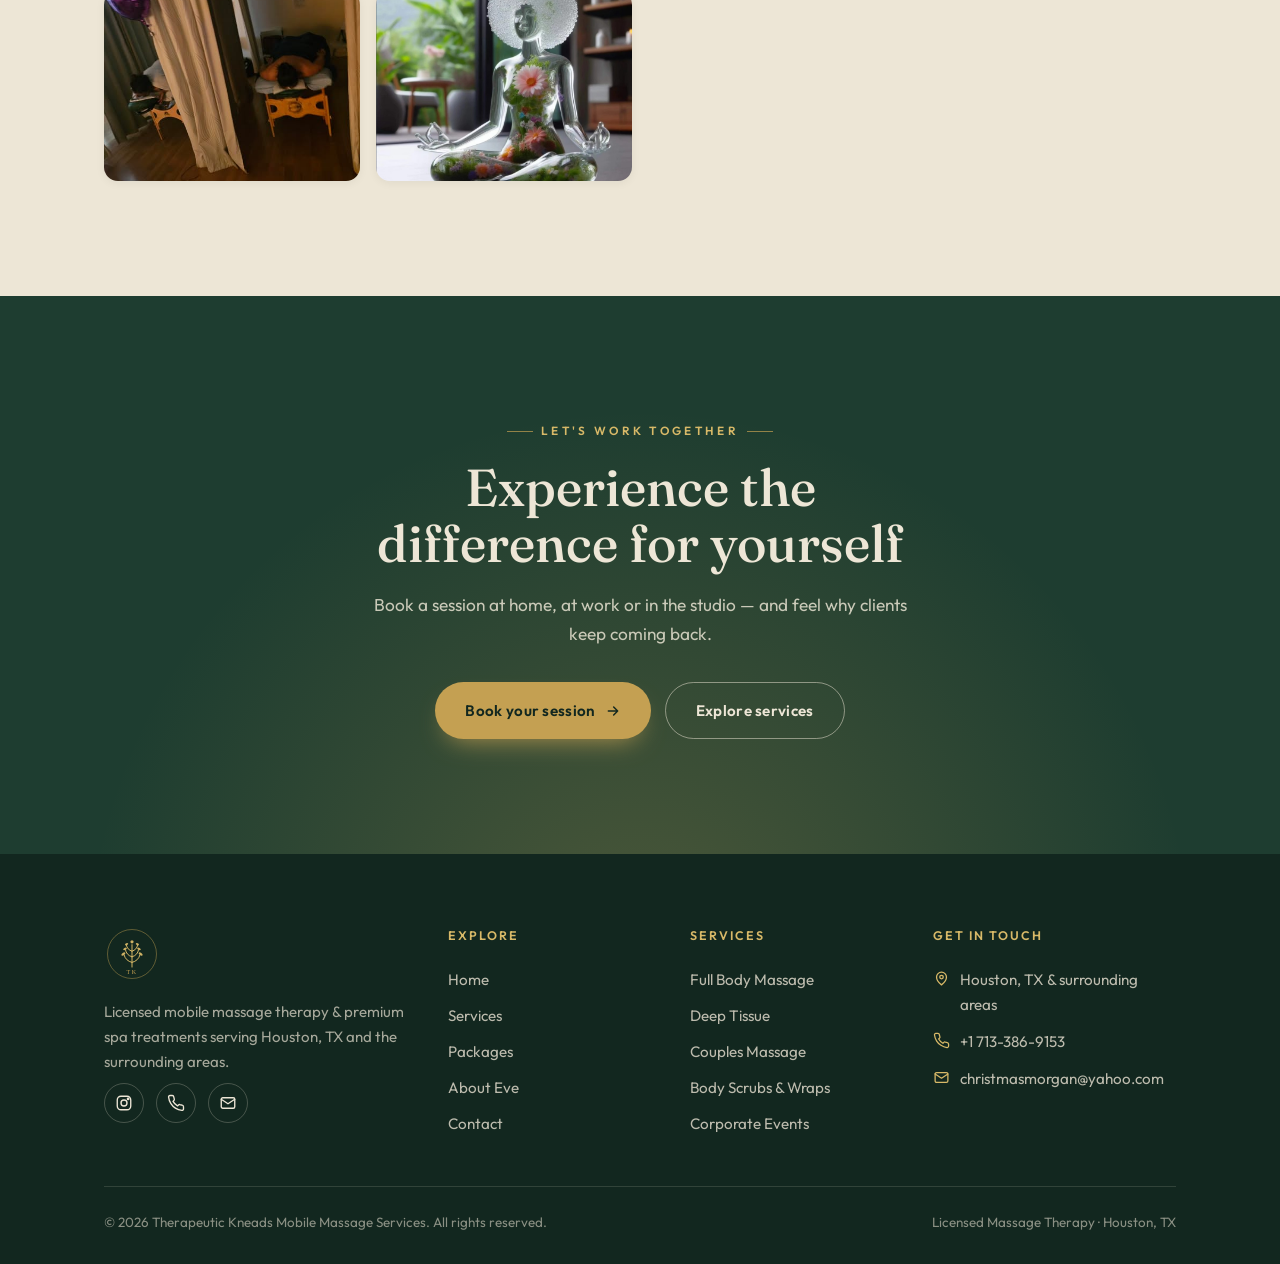
<file: about.html>
<!DOCTYPE html>
<html lang="en">
<head>
  <meta charset="UTF-8" />
  <meta name="viewport" content="width=device-width, initial-scale=1.0" />
  <title>About Eve | Therapeutic Kneads Mobile Massage Services, Houston TX</title>
  <meta name="description" content="Meet Eve, the licensed massage therapist behind Therapeutic Kneads Mobile Massage Services in Houston, TX. Learn the story, mission and values behind a premium, genuinely 5-star mobile massage experience." />
  <link rel="icon" type="image/svg+xml" href="images/logo-mark.svg" />
  <link rel="preconnect" href="https://fonts.googleapis.com" />
  <link rel="preconnect" href="https://fonts.gstatic.com" crossorigin />
  <link href="https://fonts.googleapis.com/css2?family=Fraunces:ital,opsz,wght@0,9..144,400;0,9..144,500;0,9..144,600;1,9..144,400;1,9..144,500&family=Outfit:wght@300;400;500;600;700&display=swap" rel="stylesheet" />
  <link rel="stylesheet" href="css/style.css" />
</head>
<body>
  <div class="loader" aria-hidden="true"><img src="images/logo-mark.svg" alt="" /><span>Therapeutic Kneads</span></div>

  <header class="nav">
    <div class="wrap nav__inner">
      <a href="index.html" class="brand" aria-label="Therapeutic Kneads home">
        <img src="images/logo-mark.svg" alt="Therapeutic Kneads emblem" />
        <span class="brand__txt"><span class="brand__name">Therapeutic Kneads</span><span class="brand__sub">Mobile Massage · Houston</span></span>
      </a>
      <nav class="nav__links" aria-label="Primary">
        <a href="index.html">Home</a>
        <a href="services.html">Services</a>
        <a href="packages.html">Packages</a>
        <a href="about.html" class="active">About</a>
        <a href="contact.html">Contact</a>
        <a href="contact.html" class="btn btn-primary nav__cta">Book now
          <svg viewBox="0 0 24 24" fill="none" stroke="currentColor" stroke-width="2.2"><path d="M5 12h14M13 6l6 6-6 6" stroke-linecap="round" stroke-linejoin="round"/></svg>
        </a>
      </nav>
      <button class="nav__toggle" aria-label="Toggle menu"><span></span><span></span><span></span></button>
    </div>
  </header>

  <section class="page-hero">
    <div class="page-hero__bg"><img src="images/studio-room.jpg" alt="" aria-hidden="true" /></div>
    <div class="wrap page-hero__inner">
      <div class="crumbs"><a href="index.html">Home</a> / About</div>
      <span class="eyebrow two">The heart behind the hands</span>
      <h1>About Eve</h1>
      <p>The greatest wealth is health — and my mission is to help you feel your very best, wherever you are.</p>
    </div>
  </section>

  <!-- Story -->
  <section class="section story">
    <div class="wrap story__grid">
      <div class="story__media reveal">
        <div class="arch"><img src="images/eve-portrait.jpg" alt="Eve, founder and licensed massage therapist at Therapeutic Kneads" /></div>
      </div>
      <div class="reveal" data-delay="1">
        <span class="eyebrow">My story</span>
        <h2>Healing has always been my calling</h2>
        <div class="sprig"><span></span><svg viewBox="0 0 24 24" fill="currentColor"><path d="M12 2c-3 4-5 7-3 11 1 2 2 3 3 4 1-1 2-2 3-4 2-4 0-7-3-11z"/></svg><span></span></div>
        <p>I'm Eve, a licensed massage therapist and the founder of Therapeutic Kneads Mobile Massage Services. What began as a passion for helping people feel better in their own bodies grew into a full mobile practice serving Houston and the surrounding areas.</p>
        <p>Earning my license was a turning point — it let me bring a higher standard of care to every client, whether I'm working out chronic tension one-on-one or setting up at a busy corporate wellness event. I believe massage isn't a luxury add-on; it's real, therapeutic care for a body that works hard every day.</p>
        <p>Every session I offer is professional, unhurried and completely tailored to you. That's the difference my clients feel — and the reason so many of them come back.</p>
        <div class="intro__sign">Eve<small>Founder &amp; Licensed Massage Therapist</small></div>
      </div>
    </div>
  </section>

  <!-- Mission & Vision -->
  <section class="section reviews">
    <div class="wrap">
      <div class="mv-grid">
        <div class="mv reveal">
          <div class="mv__ic"><svg viewBox="0 0 24 24" fill="none" stroke="currentColor" stroke-width="1.7"><path d="M12 21s-7-4.5-7-11a4 4 0 017-2.6A4 4 0 0119 10c0 6.5-7 11-7 11z" stroke-linejoin="round"/></svg></div>
          <h3>My mission</h3>
          <p>To make genuinely therapeutic massage accessible and effortless — bringing skilled, professional care directly to my clients so that feeling your best fits into real life.</p>
        </div>
        <div class="mv reveal" data-delay="1">
          <div class="mv__ic"><svg viewBox="0 0 24 24" fill="none" stroke="currentColor" stroke-width="1.7"><circle cx="12" cy="12" r="9"/><circle cx="12" cy="12" r="4"/><circle cx="12" cy="12" r="1" fill="currentColor"/></svg></div>
          <h3>My vision</h3>
          <p>To be Houston's most trusted name in mobile massage and spa care — known for results you can feel, warmth you can trust, and a standard that never cuts corners.</p>
        </div>
      </div>
    </div>
  </section>

  <!-- Values -->
  <section class="section">
    <div class="wrap">
      <div class="section-head center">
        <span class="eyebrow two">What I stand for</span>
        <h2>The care behind every session</h2>
      </div>
      <div class="values">
        <div class="value reveal">
          <div class="value__ic"><svg viewBox="0 0 24 24" fill="none" stroke="currentColor" stroke-width="1.7"><path d="M12 2l7 4v6c0 5-3 8-7 10-4-2-7-5-7-10V6z" stroke-linejoin="round"/><path d="M9 12l2 2 4-4" stroke-linecap="round" stroke-linejoin="round"/></svg></div>
          <h4>Licensed &amp; professional</h4>
          <p>Proper training, proper technique, proper standards — every single time.</p>
        </div>
        <div class="value reveal" data-delay="1">
          <div class="value__ic"><svg viewBox="0 0 24 24" fill="none" stroke="currentColor" stroke-width="1.7"><path d="M12 21s-7-4.5-7-11a4 4 0 017-2.6A4 4 0 0119 10c0 6.5-7 11-7 11z" stroke-linejoin="round"/></svg></div>
          <h4>Genuine care</h4>
          <p>I listen first, then tailor the work to what your body actually needs.</p>
        </div>
        <div class="value reveal" data-delay="2">
          <div class="value__ic"><svg viewBox="0 0 24 24" fill="none" stroke="currentColor" stroke-width="1.7"><path d="M3 13l2-5a2 2 0 012-1h6l4 4h2a2 2 0 012 2v3h-3" stroke-linecap="round" stroke-linejoin="round"/><circle cx="7" cy="17" r="2"/><circle cx="17" cy="17" r="2"/></svg></div>
          <h4>Come to you</h4>
          <p>Home, office or event — real relaxation without the drive or the wait.</p>
        </div>
        <div class="value reveal" data-delay="3">
          <div class="value__ic"><svg viewBox="0 0 24 24" fill="none" stroke="currentColor" stroke-width="1.7"><path d="M12 3l2.4 5 5.6.5-4.2 3.7 1.3 5.5L12 15l-5.1 2.7 1.3-5.5L4 8.5l5.6-.5z" stroke-linejoin="round"/></svg></div>
          <h4>Premium, always</h4>
          <p>No cheap shortcuts — just quality care worth coming back for.</p>
        </div>
      </div>
    </div>
  </section>

  <!-- Gallery -->
  <section class="section reviews">
    <div class="wrap">
      <div class="section-head center">
        <span class="eyebrow two">A look inside</span>
        <h2>The Therapeutic Kneads experience</h2>
      </div>
      <div class="gallery reveal">
        <div class="gallery__item tall"><img src="images/eve-facial.jpg" alt="Eve performing a professional facial treatment" /></div>
        <div class="gallery__item"><img src="images/hot-stone.jpg" alt="Hot stone massage in progress" /></div>
        <div class="gallery__item"><img src="images/facial-cucumber.jpg" alt="Relaxing cucumber facial" /></div>
        <div class="gallery__item wide"><img src="images/studio-room.jpg" alt="Inside the private treatment studio" /></div>
        <div class="gallery__item"><img src="images/led-therapy.jpg" alt="LED light therapy session" /></div>
        <div class="gallery__item"><img src="images/couples-room.jpg" alt="Treatment room set for two" /></div>
        <div class="gallery__item"><img src="images/zen-art.jpg" alt="Wellness and inner-balance art" /></div>
      </div>
    </div>
  </section>

  <!-- CTA -->
  <section class="section cta">
    <div class="wrap cta__inner">
      <span class="eyebrow two">Let's work together</span>
      <h2>Experience the difference for yourself</h2>
      <p>Book a session at home, at work or in the studio — and feel why clients keep coming back.</p>
      <div class="cta__btns">
        <a href="contact.html" class="btn btn-primary">Book your session
          <svg viewBox="0 0 24 24" fill="none" stroke="currentColor" stroke-width="2.2"><path d="M5 12h14M13 6l6 6-6 6" stroke-linecap="round" stroke-linejoin="round"/></svg>
        </a>
        <a href="services.html" class="btn btn-light">Explore services</a>
      </div>
    </div>
  </section>

  <!-- Footer -->
  <footer class="footer">
    <div class="wrap">
      <div class="footer__grid">
        <div class="footer__brand">
          <img src="images/logo-mark.svg" alt="Therapeutic Kneads emblem" />
          <p>Licensed mobile massage therapy &amp; premium spa treatments serving Houston, TX and the surrounding areas.</p>
          <div class="social">
            <a href="https://www.instagram.com/heavenly_hands_with_eve/" target="_blank" rel="noopener" aria-label="Instagram"><svg viewBox="0 0 24 24" fill="none" stroke="currentColor" stroke-width="1.8"><rect x="3" y="3" width="18" height="18" rx="5"/><circle cx="12" cy="12" r="4"/><circle cx="17.5" cy="6.5" r="1" fill="currentColor"/></svg></a>
            <a href="tel:+17133869153" aria-label="Call"><svg viewBox="0 0 24 24" fill="none" stroke="currentColor" stroke-width="1.8"><path d="M22 16.9v3a2 2 0 01-2.2 2 19.8 19.8 0 01-8.6-3.1 19.5 19.5 0 01-6-6A19.8 19.8 0 012.1 4.2 2 2 0 014 2h3a2 2 0 012 1.7c.1 1 .4 1.9.7 2.8a2 2 0 01-.5 2.1L8 9.9a16 16 0 006 6l1.3-1.3a2 2 0 012.1-.4c.9.3 1.8.6 2.8.7a2 2 0 011.7 2z" stroke-linecap="round" stroke-linejoin="round"/></svg></a>
            <a href="mailto:christmasmorgan@yahoo.com" aria-label="Email"><svg viewBox="0 0 24 24" fill="none" stroke="currentColor" stroke-width="1.8"><rect x="3" y="5" width="18" height="14" rx="2"/><path d="M3 7l9 6 9-6" stroke-linecap="round" stroke-linejoin="round"/></svg></a>
          </div>
        </div>
        <div><h5>Explore</h5><div class="footer__links"><a href="index.html">Home</a><a href="services.html">Services</a><a href="packages.html">Packages</a><a href="about.html">About Eve</a><a href="contact.html">Contact</a></div></div>
        <div><h5>Services</h5><div class="footer__links"><a href="services.html">Full Body Massage</a><a href="services.html">Deep Tissue</a><a href="services.html">Couples Massage</a><a href="services.html">Body Scrubs &amp; Wraps</a><a href="services.html">Corporate Events</a></div></div>
        <div>
          <h5>Get in touch</h5>
          <div class="footer__contact">
            <div><svg viewBox="0 0 24 24" fill="none" stroke="currentColor" stroke-width="1.8"><path d="M12 21s-7-5-7-11a7 7 0 0114 0c0 6-7 11-7 11z" stroke-linejoin="round"/><circle cx="12" cy="10" r="2.5"/></svg><span>Houston, TX &amp; surrounding areas</span></div>
            <div><svg viewBox="0 0 24 24" fill="none" stroke="currentColor" stroke-width="1.8"><path d="M22 16.9v3a2 2 0 01-2.2 2 19.8 19.8 0 01-8.6-3.1 19.5 19.5 0 01-6-6A19.8 19.8 0 012.1 4.2 2 2 0 014 2h3a2 2 0 012 1.7c.1 1 .4 1.9.7 2.8a2 2 0 01-.5 2.1L8 9.9a16 16 0 006 6l1.3-1.3a2 2 0 012.1-.4c.9.3 1.8.6 2.8.7a2 2 0 011.7 2z" stroke-linecap="round" stroke-linejoin="round"/></svg><a href="tel:+17133869153">+1 713-386-9153</a></div>
            <div><svg viewBox="0 0 24 24" fill="none" stroke="currentColor" stroke-width="1.8"><rect x="3" y="5" width="18" height="14" rx="2"/><path d="M3 7l9 6 9-6" stroke-linecap="round" stroke-linejoin="round"/></svg><a href="mailto:christmasmorgan@yahoo.com">christmasmorgan@yahoo.com</a></div>
          </div>
        </div>
      </div>
      <div class="footer__bottom">
        <span>© <span id="year">2026</span> Therapeutic Kneads Mobile Massage Services. All rights reserved.</span>
        <span>Licensed Massage Therapy · Houston, TX</span>
      </div>
    </div>
  </footer>

  <div class="floats">
    <a href="tel:+17133869153" class="float call" aria-label="Call us"><svg viewBox="0 0 24 24" fill="none" stroke="currentColor" stroke-width="1.9"><path d="M22 16.9v3a2 2 0 01-2.2 2 19.8 19.8 0 01-8.6-3.1 19.5 19.5 0 01-6-6A19.8 19.8 0 012.1 4.2 2 2 0 014 2h3a2 2 0 012 1.7c.1 1 .4 1.9.7 2.8a2 2 0 01-.5 2.1L8 9.9a16 16 0 006 6l1.3-1.3a2 2 0 012.1-.4c.9.3 1.8.6 2.8.7a2 2 0 011.7 2z" stroke-linecap="round" stroke-linejoin="round"/></svg></a>
    <a href="sms:+17133869153" class="float sms" aria-label="Text us"><svg viewBox="0 0 24 24" fill="none" stroke="currentColor" stroke-width="1.9"><path d="M21 11.5a8.4 8.4 0 01-9 8.4L3 21l1.1-3.3A8.4 8.4 0 1121 11.5z" stroke-linecap="round" stroke-linejoin="round"/></svg></a>
  </div>
  <button class="to-top" aria-label="Back to top"><svg viewBox="0 0 24 24" fill="none" stroke="currentColor" stroke-width="2.2"><path d="M12 19V5M6 11l6-6 6 6" stroke-linecap="round" stroke-linejoin="round"/></svg></button>

  <script src="js/script.js"></script>
</body>
</html>
</file>
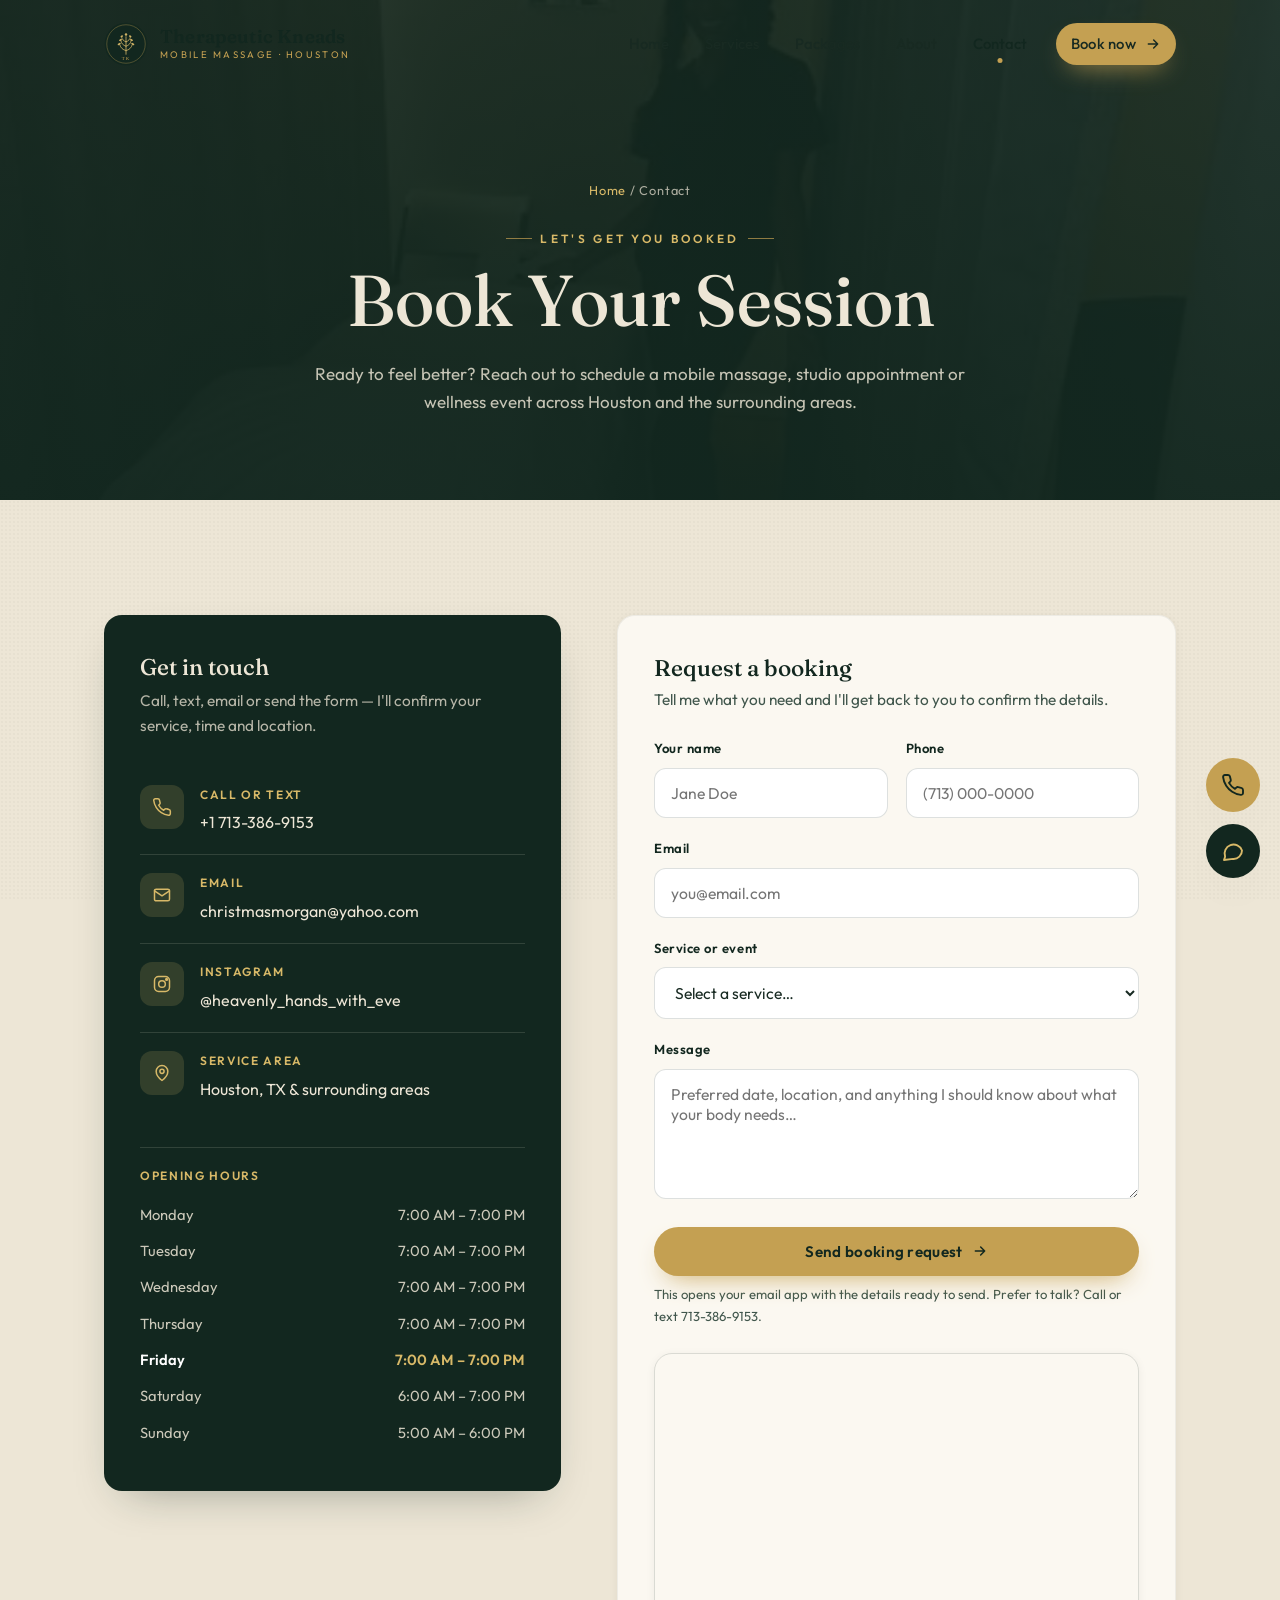
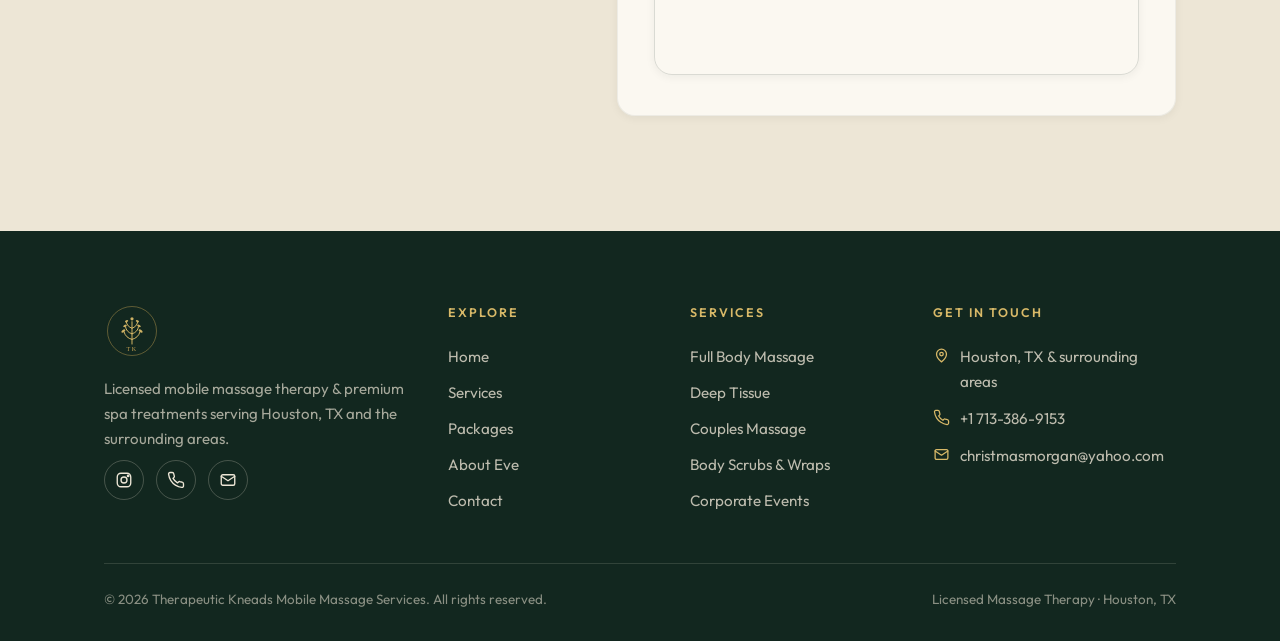
<file: contact.html>
<!DOCTYPE html>
<html lang="en">
<head>
  <meta charset="UTF-8" />
  <meta name="viewport" content="width=device-width, initial-scale=1.0" />
  <title>Contact &amp; Book | Therapeutic Kneads Mobile Massage Services, Houston TX</title>
  <meta name="description" content="Book mobile massage or a wellness event with Therapeutic Kneads in Houston, TX. Call +1 713-386-9153, email christmasmorgan@yahoo.com, or send a booking request. Open 7 days a week." />
  <link rel="icon" type="image/svg+xml" href="images/logo-mark.svg" />
  <link rel="preconnect" href="https://fonts.googleapis.com" />
  <link rel="preconnect" href="https://fonts.gstatic.com" crossorigin />
  <link href="https://fonts.googleapis.com/css2?family=Fraunces:ital,opsz,wght@0,9..144,400;0,9..144,500;0,9..144,600;1,9..144,400;1,9..144,500&family=Outfit:wght@300;400;500;600;700&display=swap" rel="stylesheet" />
  <link rel="stylesheet" href="css/style.css" />
</head>
<body>
  <div class="loader" aria-hidden="true"><img src="images/logo-mark.svg" alt="" /><span>Therapeutic Kneads</span></div>

  <header class="nav">
    <div class="wrap nav__inner">
      <a href="index.html" class="brand" aria-label="Therapeutic Kneads home">
        <img src="images/logo-mark.svg" alt="Therapeutic Kneads emblem" />
        <span class="brand__txt"><span class="brand__name">Therapeutic Kneads</span><span class="brand__sub">Mobile Massage · Houston</span></span>
      </a>
      <nav class="nav__links" aria-label="Primary">
        <a href="index.html">Home</a>
        <a href="services.html">Services</a>
        <a href="packages.html">Packages</a>
        <a href="about.html">About</a>
        <a href="contact.html" class="active">Contact</a>
        <a href="contact.html" class="btn btn-primary nav__cta">Book now
          <svg viewBox="0 0 24 24" fill="none" stroke="currentColor" stroke-width="2.2"><path d="M5 12h14M13 6l6 6-6 6" stroke-linecap="round" stroke-linejoin="round"/></svg>
        </a>
      </nav>
      <button class="nav__toggle" aria-label="Toggle menu"><span></span><span></span><span></span></button>
    </div>
  </header>

  <section class="page-hero">
    <div class="page-hero__bg"><img src="images/treatment-room.jpg" alt="" aria-hidden="true" /></div>
    <div class="wrap page-hero__inner">
      <div class="crumbs"><a href="index.html">Home</a> / Contact</div>
      <span class="eyebrow two">Let's get you booked</span>
      <h1>Book Your Session</h1>
      <p>Ready to feel better? Reach out to schedule a mobile massage, studio appointment or wellness event across Houston and the surrounding areas.</p>
    </div>
  </section>

  <section class="section">
    <div class="wrap contact__grid">
      <!-- Info + hours -->
      <div class="info-card reveal">
        <h3>Get in touch</h3>
        <p>Call, text, email or send the form — I'll confirm your service, time and location.</p>

        <div class="info-row">
          <div class="info-row__ic"><svg viewBox="0 0 24 24" fill="none" stroke="currentColor" stroke-width="1.8"><path d="M22 16.9v3a2 2 0 01-2.2 2 19.8 19.8 0 01-8.6-3.1 19.5 19.5 0 01-6-6A19.8 19.8 0 012.1 4.2 2 2 0 014 2h3a2 2 0 012 1.7c.1 1 .4 1.9.7 2.8a2 2 0 01-.5 2.1L8 9.9a16 16 0 006 6l1.3-1.3a2 2 0 012.1-.4c.9.3 1.8.6 2.8.7a2 2 0 011.7 2z" stroke-linecap="round" stroke-linejoin="round"/></svg></div>
          <div><b>Call or text</b><a href="tel:+17133869153">+1 713-386-9153</a></div>
        </div>
        <div class="info-row">
          <div class="info-row__ic"><svg viewBox="0 0 24 24" fill="none" stroke="currentColor" stroke-width="1.8"><rect x="3" y="5" width="18" height="14" rx="2"/><path d="M3 7l9 6 9-6" stroke-linecap="round" stroke-linejoin="round"/></svg></div>
          <div><b>Email</b><a href="mailto:christmasmorgan@yahoo.com">christmasmorgan@yahoo.com</a></div>
        </div>
        <div class="info-row">
          <div class="info-row__ic"><svg viewBox="0 0 24 24" fill="none" stroke="currentColor" stroke-width="1.8"><rect x="3" y="3" width="18" height="18" rx="5"/><circle cx="12" cy="12" r="4"/><circle cx="17.5" cy="6.5" r="1" fill="currentColor"/></svg></div>
          <div><b>Instagram</b><a href="https://www.instagram.com/heavenly_hands_with_eve/" target="_blank" rel="noopener">@heavenly_hands_with_eve</a></div>
        </div>
        <div class="info-row">
          <div class="info-row__ic"><svg viewBox="0 0 24 24" fill="none" stroke="currentColor" stroke-width="1.8"><path d="M12 21s-7-5-7-11a7 7 0 0114 0c0 6-7 11-7 11z" stroke-linejoin="round"/><circle cx="12" cy="10" r="2.5"/></svg></div>
          <div><b>Service area</b><span>Houston, TX &amp; surrounding areas</span></div>
        </div>

        <div class="hours">
          <h4>Opening hours</h4>
          <div class="hours__row" data-day="1"><span>Monday</span><span>7:00 AM – 7:00 PM</span></div>
          <div class="hours__row" data-day="2"><span>Tuesday</span><span>7:00 AM – 7:00 PM</span></div>
          <div class="hours__row" data-day="3"><span>Wednesday</span><span>7:00 AM – 7:00 PM</span></div>
          <div class="hours__row" data-day="4"><span>Thursday</span><span>7:00 AM – 7:00 PM</span></div>
          <div class="hours__row" data-day="5"><span>Friday</span><span>7:00 AM – 7:00 PM</span></div>
          <div class="hours__row" data-day="6"><span>Saturday</span><span>6:00 AM – 7:00 PM</span></div>
          <div class="hours__row" data-day="0"><span>Sunday</span><span>5:00 AM – 6:00 PM</span></div>
        </div>
      </div>

      <!-- Form -->
      <div class="form-card reveal" data-delay="1">
        <h3>Request a booking</h3>
        <p>Tell me what you need and I'll get back to you to confirm the details.</p>
        <form id="bookingForm">
          <div class="field-row">
            <div class="field">
              <label for="name">Your name</label>
              <input type="text" id="name" name="name" placeholder="Jane Doe" required />
            </div>
            <div class="field">
              <label for="phone">Phone</label>
              <input type="tel" id="phone" name="phone" placeholder="(713) 000-0000" />
            </div>
          </div>
          <div class="field">
            <label for="email">Email</label>
            <input type="email" id="email" name="email" placeholder="you@email.com" required />
          </div>
          <div class="field">
            <label for="service">Service or event</label>
            <select id="service" name="service">
              <option value="">Select a service…</option>
              <option>Full Body Rub — $200</option>
              <option>Deep Tissue Massage — $210</option>
              <option>Hot Stone Therapy</option>
              <option>Couples Massage</option>
              <option>Mobile Massage (at my location)</option>
              <option>Body Scrub / Wrap</option>
              <option>Facial / LED / Waxing</option>
              <option>Corporate or community event</option>
              <option>Birthday / home spa party</option>
              <option>Not sure yet — help me choose</option>
            </select>
          </div>
          <div class="field">
            <label for="message">Message</label>
            <textarea id="message" name="message" placeholder="Preferred date, location, and anything I should know about what your body needs…"></textarea>
          </div>
          <button type="submit" class="btn btn-primary" style="width:100%;justify-content:center">Send booking request
            <svg viewBox="0 0 24 24" fill="none" stroke="currentColor" stroke-width="2.2"><path d="M5 12h14M13 6l6 6-6 6" stroke-linecap="round" stroke-linejoin="round"/></svg>
          </button>
          <p class="form-note">This opens your email app with the details ready to send. Prefer to talk? Call or text <a href="tel:+17133869153">713-386-9153</a>.</p>
        </form>

        <div class="map-embed">
          <iframe
            title="Therapeutic Kneads Mobile Massage Services location in Houston"
            src="https://maps.google.com/maps?q=Therapeutic%20Kneads%20Mobile%20Massage%20Services%20Houston&t=&z=11&ie=UTF8&iwloc=&output=embed"
            loading="lazy" referrerpolicy="no-referrer-when-downgrade"></iframe>
        </div>
      </div>
    </div>
  </section>

  <!-- Footer -->
  <footer class="footer">
    <div class="wrap">
      <div class="footer__grid">
        <div class="footer__brand">
          <img src="images/logo-mark.svg" alt="Therapeutic Kneads emblem" />
          <p>Licensed mobile massage therapy &amp; premium spa treatments serving Houston, TX and the surrounding areas.</p>
          <div class="social">
            <a href="https://www.instagram.com/heavenly_hands_with_eve/" target="_blank" rel="noopener" aria-label="Instagram"><svg viewBox="0 0 24 24" fill="none" stroke="currentColor" stroke-width="1.8"><rect x="3" y="3" width="18" height="18" rx="5"/><circle cx="12" cy="12" r="4"/><circle cx="17.5" cy="6.5" r="1" fill="currentColor"/></svg></a>
            <a href="tel:+17133869153" aria-label="Call"><svg viewBox="0 0 24 24" fill="none" stroke="currentColor" stroke-width="1.8"><path d="M22 16.9v3a2 2 0 01-2.2 2 19.8 19.8 0 01-8.6-3.1 19.5 19.5 0 01-6-6A19.8 19.8 0 012.1 4.2 2 2 0 014 2h3a2 2 0 012 1.7c.1 1 .4 1.9.7 2.8a2 2 0 01-.5 2.1L8 9.9a16 16 0 006 6l1.3-1.3a2 2 0 012.1-.4c.9.3 1.8.6 2.8.7a2 2 0 011.7 2z" stroke-linecap="round" stroke-linejoin="round"/></svg></a>
            <a href="mailto:christmasmorgan@yahoo.com" aria-label="Email"><svg viewBox="0 0 24 24" fill="none" stroke="currentColor" stroke-width="1.8"><rect x="3" y="5" width="18" height="14" rx="2"/><path d="M3 7l9 6 9-6" stroke-linecap="round" stroke-linejoin="round"/></svg></a>
          </div>
        </div>
        <div><h5>Explore</h5><div class="footer__links"><a href="index.html">Home</a><a href="services.html">Services</a><a href="packages.html">Packages</a><a href="about.html">About Eve</a><a href="contact.html">Contact</a></div></div>
        <div><h5>Services</h5><div class="footer__links"><a href="services.html">Full Body Massage</a><a href="services.html">Deep Tissue</a><a href="services.html">Couples Massage</a><a href="services.html">Body Scrubs &amp; Wraps</a><a href="services.html">Corporate Events</a></div></div>
        <div>
          <h5>Get in touch</h5>
          <div class="footer__contact">
            <div><svg viewBox="0 0 24 24" fill="none" stroke="currentColor" stroke-width="1.8"><path d="M12 21s-7-5-7-11a7 7 0 0114 0c0 6-7 11-7 11z" stroke-linejoin="round"/><circle cx="12" cy="10" r="2.5"/></svg><span>Houston, TX &amp; surrounding areas</span></div>
            <div><svg viewBox="0 0 24 24" fill="none" stroke="currentColor" stroke-width="1.8"><path d="M22 16.9v3a2 2 0 01-2.2 2 19.8 19.8 0 01-8.6-3.1 19.5 19.5 0 01-6-6A19.8 19.8 0 012.1 4.2 2 2 0 014 2h3a2 2 0 012 1.7c.1 1 .4 1.9.7 2.8a2 2 0 01-.5 2.1L8 9.9a16 16 0 006 6l1.3-1.3a2 2 0 012.1-.4c.9.3 1.8.6 2.8.7a2 2 0 011.7 2z" stroke-linecap="round" stroke-linejoin="round"/></svg><a href="tel:+17133869153">+1 713-386-9153</a></div>
            <div><svg viewBox="0 0 24 24" fill="none" stroke="currentColor" stroke-width="1.8"><rect x="3" y="5" width="18" height="14" rx="2"/><path d="M3 7l9 6 9-6" stroke-linecap="round" stroke-linejoin="round"/></svg><a href="mailto:christmasmorgan@yahoo.com">christmasmorgan@yahoo.com</a></div>
          </div>
        </div>
      </div>
      <div class="footer__bottom">
        <span>© <span id="year">2026</span> Therapeutic Kneads Mobile Massage Services. All rights reserved.</span>
        <span>Licensed Massage Therapy · Houston, TX</span>
      </div>
    </div>
  </footer>

  <div class="floats">
    <a href="tel:+17133869153" class="float call" aria-label="Call us"><svg viewBox="0 0 24 24" fill="none" stroke="currentColor" stroke-width="1.9"><path d="M22 16.9v3a2 2 0 01-2.2 2 19.8 19.8 0 01-8.6-3.1 19.5 19.5 0 01-6-6A19.8 19.8 0 012.1 4.2 2 2 0 014 2h3a2 2 0 012 1.7c.1 1 .4 1.9.7 2.8a2 2 0 01-.5 2.1L8 9.9a16 16 0 006 6l1.3-1.3a2 2 0 012.1-.4c.9.3 1.8.6 2.8.7a2 2 0 011.7 2z" stroke-linecap="round" stroke-linejoin="round"/></svg></a>
    <a href="sms:+17133869153" class="float sms" aria-label="Text us"><svg viewBox="0 0 24 24" fill="none" stroke="currentColor" stroke-width="1.9"><path d="M21 11.5a8.4 8.4 0 01-9 8.4L3 21l1.1-3.3A8.4 8.4 0 1121 11.5z" stroke-linecap="round" stroke-linejoin="round"/></svg></a>
  </div>
  <button class="to-top" aria-label="Back to top"><svg viewBox="0 0 24 24" fill="none" stroke="currentColor" stroke-width="2.2"><path d="M12 19V5M6 11l6-6 6 6" stroke-linecap="round" stroke-linejoin="round"/></svg></button>

  <script src="js/script.js"></script>
</body>
</html>
</file>
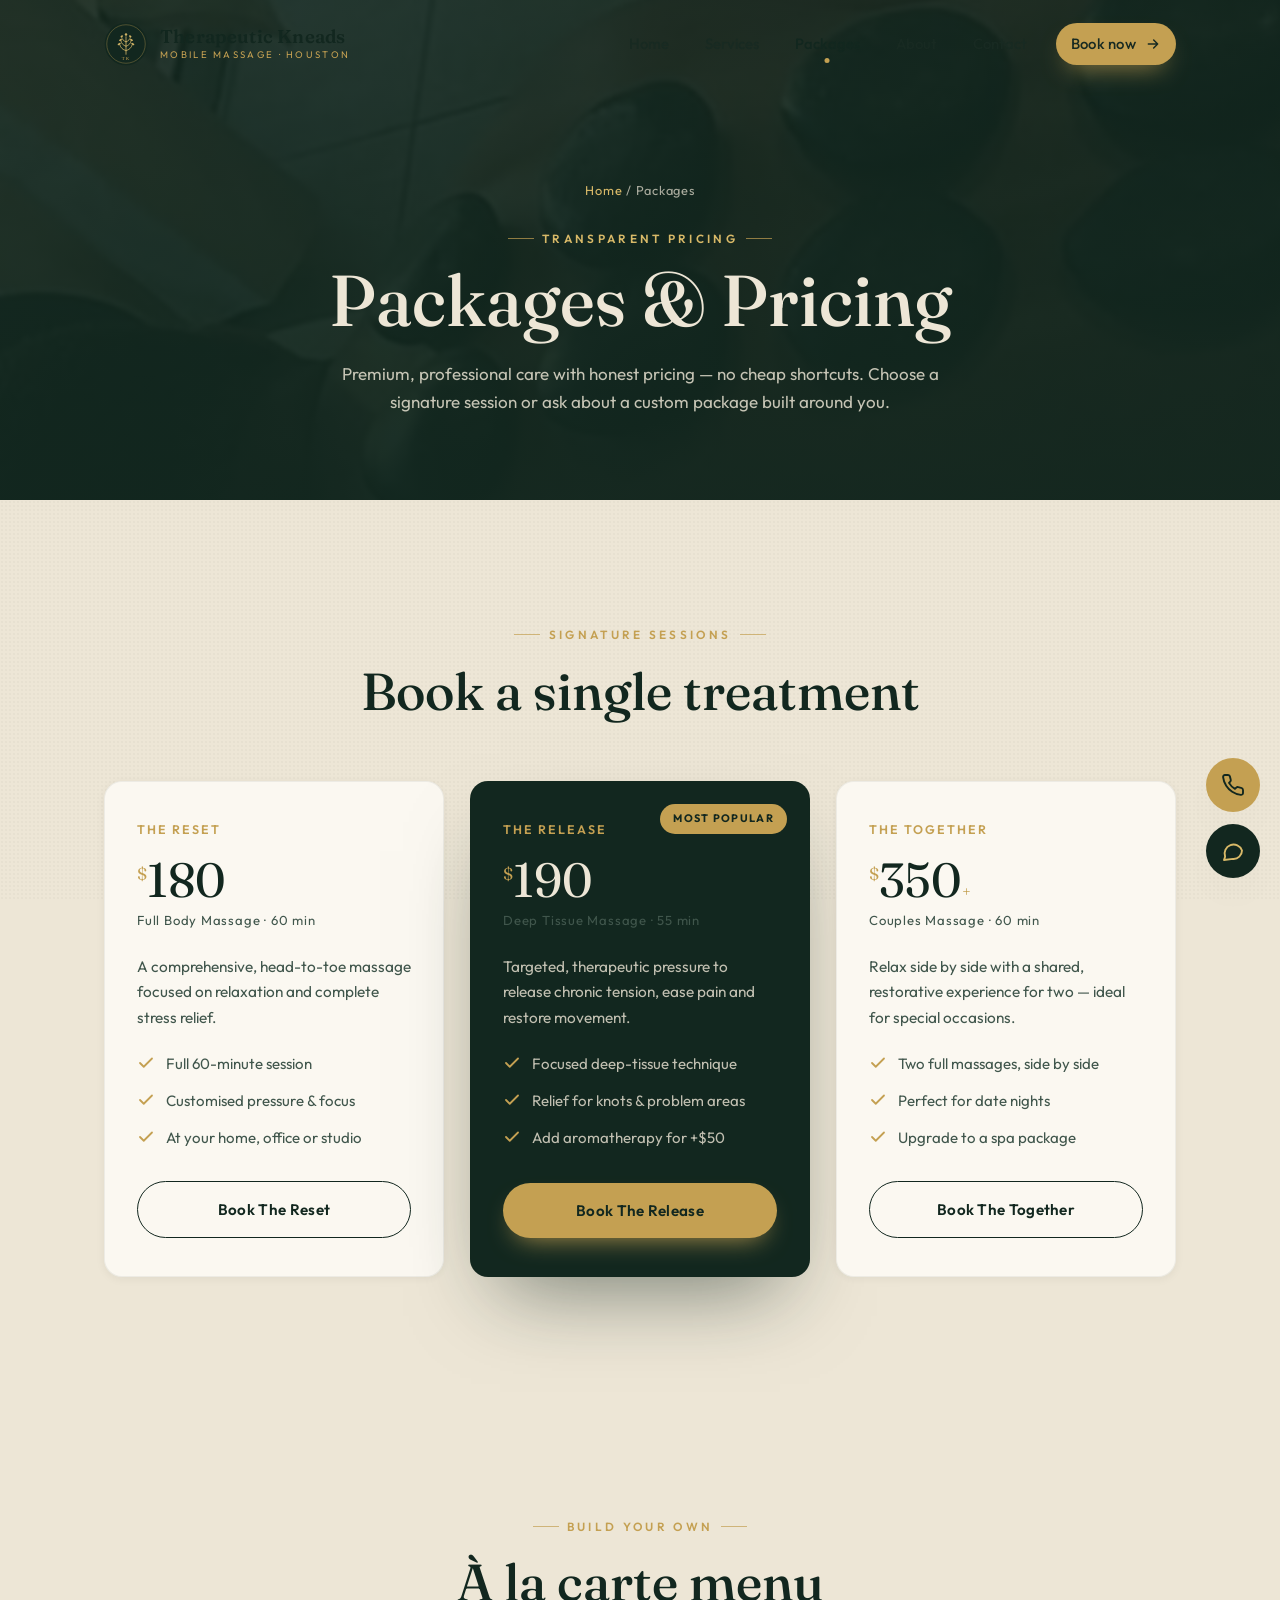
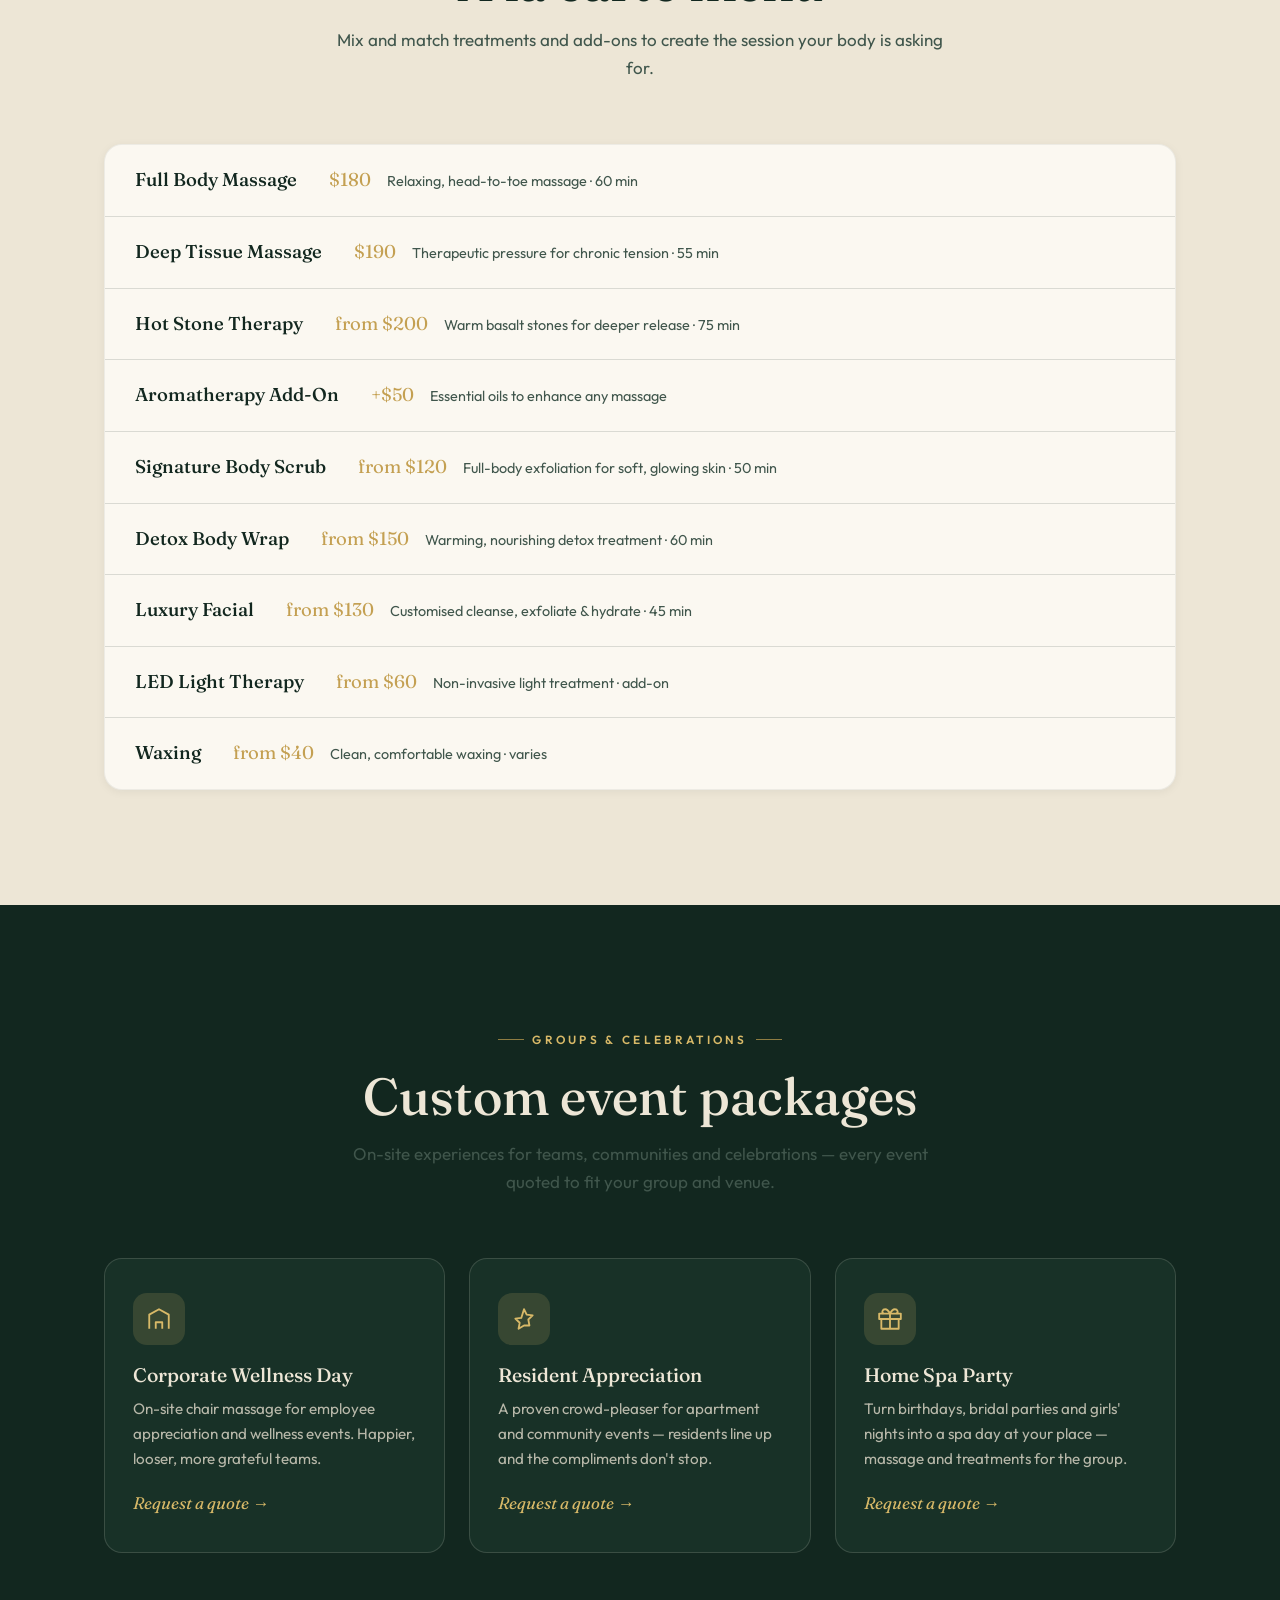
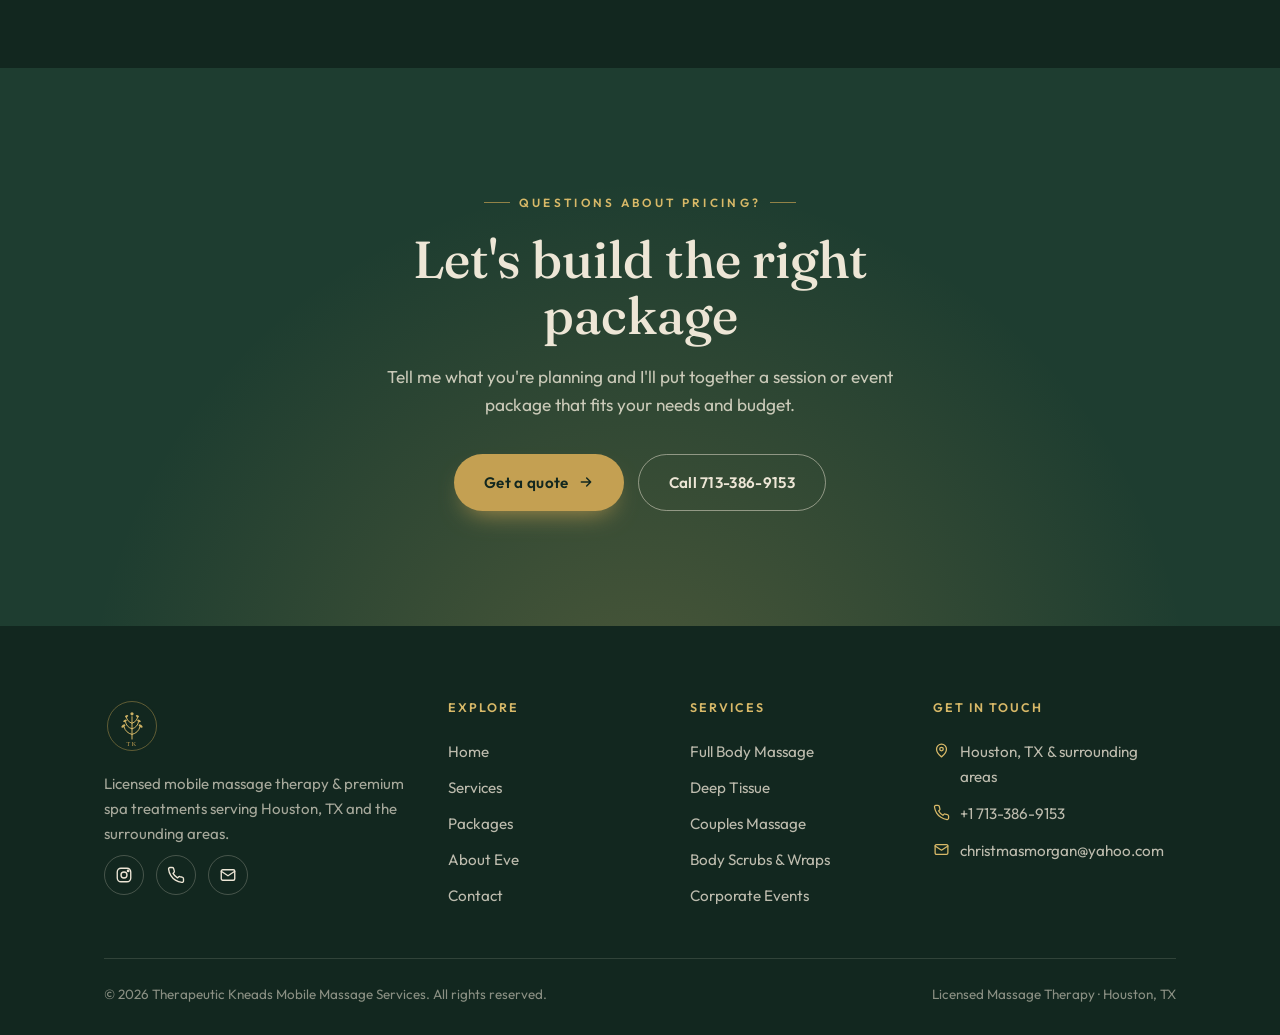
<file: packages.html>
<!DOCTYPE html>
<html lang="en">
<head>
  <meta charset="UTF-8" />
  <meta name="viewport" content="width=device-width, initial-scale=1.0" />
  <title>Packages &amp; Pricing | Therapeutic Kneads Mobile Massage in Houston, TX</title>
  <meta name="description" content="Massage and spa packages from Therapeutic Kneads in Houston — Full Body Massage $180, Deep Tissue $190, couples and event packages, plus à la carte add-ons. Premium, licensed, mobile care." />
  <link rel="icon" type="image/svg+xml" href="images/logo-mark.svg" />
  <link rel="preconnect" href="https://fonts.googleapis.com" />
  <link rel="preconnect" href="https://fonts.gstatic.com" crossorigin />
  <link href="https://fonts.googleapis.com/css2?family=Fraunces:ital,opsz,wght@0,9..144,400;0,9..144,500;0,9..144,600;1,9..144,400;1,9..144,500&family=Outfit:wght@300;400;500;600;700&display=swap" rel="stylesheet" />
  <link rel="stylesheet" href="css/style.css" />
</head>
<body>
  <div class="loader" aria-hidden="true"><img src="images/logo-mark.svg" alt="" /><span>Therapeutic Kneads</span></div>

  <header class="nav">
    <div class="wrap nav__inner">
      <a href="index.html" class="brand" aria-label="Therapeutic Kneads home">
        <img src="images/logo-mark.svg" alt="Therapeutic Kneads emblem" />
        <span class="brand__txt"><span class="brand__name">Therapeutic Kneads</span><span class="brand__sub">Mobile Massage · Houston</span></span>
      </a>
      <nav class="nav__links" aria-label="Primary">
        <a href="index.html">Home</a>
        <a href="services.html">Services</a>
        <a href="packages.html" class="active">Packages</a>
        <a href="about.html">About</a>
        <a href="contact.html">Contact</a>
        <a href="contact.html" class="btn btn-primary nav__cta">Book now
          <svg viewBox="0 0 24 24" fill="none" stroke="currentColor" stroke-width="2.2"><path d="M5 12h14M13 6l6 6-6 6" stroke-linecap="round" stroke-linejoin="round"/></svg>
        </a>
      </nav>
      <button class="nav__toggle" aria-label="Toggle menu"><span></span><span></span><span></span></button>
    </div>
  </header>

  <section class="page-hero">
    <div class="page-hero__bg"><img src="images/hot-stone.jpg" alt="" aria-hidden="true" /></div>
    <div class="wrap page-hero__inner">
      <div class="crumbs"><a href="index.html">Home</a> / Packages</div>
      <span class="eyebrow two">Transparent pricing</span>
      <h1>Packages &amp; Pricing</h1>
      <p>Premium, professional care with honest pricing — no cheap shortcuts. Choose a signature session or ask about a custom package built around you.</p>
    </div>
  </section>

  <!-- Signature pricing -->
  <section class="section">
    <div class="wrap">
      <div class="section-head center">
        <span class="eyebrow two">Signature sessions</span>
        <h2>Book a single treatment</h2>
      </div>
      <div class="price-grid">
        <article class="price reveal">
          <span class="price__name">The Reset</span>
          <div class="price__amt"><sup>$</sup>180</div>
          <div class="price__unit">Full Body Massage · 60 min</div>
          <p class="price__desc">A comprehensive, head-to-toe massage focused on relaxation and complete stress relief.</p>
          <ul>
            <li><svg viewBox="0 0 24 24" fill="none" stroke="currentColor" stroke-width="2.4"><path d="M20 6L9 17l-5-5" stroke-linecap="round" stroke-linejoin="round"/></svg>Full 60-minute session</li>
            <li><svg viewBox="0 0 24 24" fill="none" stroke="currentColor" stroke-width="2.4"><path d="M20 6L9 17l-5-5" stroke-linecap="round" stroke-linejoin="round"/></svg>Customised pressure &amp; focus</li>
            <li><svg viewBox="0 0 24 24" fill="none" stroke="currentColor" stroke-width="2.4"><path d="M20 6L9 17l-5-5" stroke-linecap="round" stroke-linejoin="round"/></svg>At your home, office or studio</li>
          </ul>
          <a href="contact.html" class="btn btn-ghost">Book The Reset</a>
        </article>

        <article class="price feat-card reveal" data-delay="1">
          <span class="price__tag">Most popular</span>
          <span class="price__name">The Release</span>
          <div class="price__amt"><sup>$</sup>190</div>
          <div class="price__unit">Deep Tissue Massage · 55 min</div>
          <p class="price__desc">Targeted, therapeutic pressure to release chronic tension, ease pain and restore movement.</p>
          <ul>
            <li><svg viewBox="0 0 24 24" fill="none" stroke="currentColor" stroke-width="2.4"><path d="M20 6L9 17l-5-5" stroke-linecap="round" stroke-linejoin="round"/></svg>Focused deep-tissue technique</li>
            <li><svg viewBox="0 0 24 24" fill="none" stroke="currentColor" stroke-width="2.4"><path d="M20 6L9 17l-5-5" stroke-linecap="round" stroke-linejoin="round"/></svg>Relief for knots &amp; problem areas</li>
            <li><svg viewBox="0 0 24 24" fill="none" stroke="currentColor" stroke-width="2.4"><path d="M20 6L9 17l-5-5" stroke-linecap="round" stroke-linejoin="round"/></svg>Add aromatherapy for +$50</li>
          </ul>
          <a href="contact.html" class="btn btn-primary">Book The Release</a>
        </article>

        <article class="price reveal" data-delay="2">
          <span class="price__name">The Together</span>
          <div class="price__amt"><sup>$</sup>350<span style="font-size:1rem;color:var(--gold)">+</span></div>
          <div class="price__unit">Couples Massage · 60 min</div>
          <p class="price__desc">Relax side by side with a shared, restorative experience for two — ideal for special occasions.</p>
          <ul>
            <li><svg viewBox="0 0 24 24" fill="none" stroke="currentColor" stroke-width="2.4"><path d="M20 6L9 17l-5-5" stroke-linecap="round" stroke-linejoin="round"/></svg>Two full massages, side by side</li>
            <li><svg viewBox="0 0 24 24" fill="none" stroke="currentColor" stroke-width="2.4"><path d="M20 6L9 17l-5-5" stroke-linecap="round" stroke-linejoin="round"/></svg>Perfect for date nights</li>
            <li><svg viewBox="0 0 24 24" fill="none" stroke="currentColor" stroke-width="2.4"><path d="M20 6L9 17l-5-5" stroke-linecap="round" stroke-linejoin="round"/></svg>Upgrade to a spa package</li>
          </ul>
          <a href="contact.html" class="btn btn-ghost">Book The Together</a>
        </article>
      </div>
    </div>
  </section>

  <!-- À la carte -->
  <section class="section reviews">
    <div class="wrap">
      <div class="section-head center">
        <span class="eyebrow two">Build your own</span>
        <h2>À la carte menu</h2>
        <p>Mix and match treatments and add-ons to create the session your body is asking for.</p>
      </div>
      <div class="menu reveal">
        <div class="menu__row"><h4>Full Body Massage</h4><span class="menu__dots"></span><span class="menu__price">$180</span><p>Relaxing, head-to-toe massage · 60 min</p></div>
        <div class="menu__row"><h4>Deep Tissue Massage</h4><span class="menu__dots"></span><span class="menu__price">$190</span><p>Therapeutic pressure for chronic tension · 55 min</p></div>
        <div class="menu__row"><h4>Hot Stone Therapy</h4><span class="menu__dots"></span><span class="menu__price">from $200</span><p>Warm basalt stones for deeper release · 75 min</p></div>
        <div class="menu__row"><h4>Aromatherapy Add-On</h4><span class="menu__dots"></span><span class="menu__price">+$50</span><p>Essential oils to enhance any massage</p></div>
        <div class="menu__row"><h4>Signature Body Scrub</h4><span class="menu__dots"></span><span class="menu__price">from $120</span><p>Full-body exfoliation for soft, glowing skin · 50 min</p></div>
        <div class="menu__row"><h4>Detox Body Wrap</h4><span class="menu__dots"></span><span class="menu__price">from $150</span><p>Warming, nourishing detox treatment · 60 min</p></div>
        <div class="menu__row"><h4>Luxury Facial</h4><span class="menu__dots"></span><span class="menu__price">from $130</span><p>Customised cleanse, exfoliate &amp; hydrate · 45 min</p></div>
        <div class="menu__row"><h4>LED Light Therapy</h4><span class="menu__dots"></span><span class="menu__price">from $60</span><p>Non-invasive light treatment · add-on</p></div>
        <div class="menu__row"><h4>Waxing</h4><span class="menu__dots"></span><span class="menu__price">from $40</span><p>Clean, comfortable waxing · varies</p></div>
      </div>
    </div>
  </section>

  <!-- Events / custom -->
  <section class="section events">
    <div class="wrap">
      <div class="section-head center">
        <span class="eyebrow two">Groups &amp; celebrations</span>
        <h2>Custom event packages</h2>
        <p>On-site experiences for teams, communities and celebrations — every event quoted to fit your group and venue.</p>
      </div>
      <div class="events__grid">
        <article class="event reveal">
          <div class="event__ic"><svg viewBox="0 0 24 24" fill="none" stroke="currentColor" stroke-width="1.7"><path d="M3 21V8l9-5 9 5v13" stroke-linejoin="round"/><path d="M9 21v-6h6v6" stroke-linejoin="round"/></svg></div>
          <h3>Corporate Wellness Day</h3>
          <p>On-site chair massage for employee appreciation and wellness events. Happier, looser, more grateful teams.</p>
          <span class="event__q">Request a quote →</span>
        </article>
        <article class="event reveal" data-delay="1">
          <div class="event__ic"><svg viewBox="0 0 24 24" fill="none" stroke="currentColor" stroke-width="1.7"><path d="M12 3l2.5 5 5.5.7-4 3.8 1 5.5L12 18l-5 3 1-5.5-4-3.8 5.5-.7z" stroke-linejoin="round"/></svg></div>
          <h3>Resident Appreciation</h3>
          <p>A proven crowd-pleaser for apartment and community events — residents line up and the compliments don't stop.</p>
          <span class="event__q">Request a quote →</span>
        </article>
        <article class="event reveal" data-delay="2">
          <div class="event__ic"><svg viewBox="0 0 24 24" fill="none" stroke="currentColor" stroke-width="1.7"><path d="M20 12v9H4v-9" stroke-linejoin="round"/><path d="M2 7h20v5H2z" stroke-linejoin="round"/><path d="M12 21V7M12 7S10 3 7.5 3 4 6 6 7M12 7s2-4 4.5-4S20 6 18 7" stroke-linejoin="round"/></svg></div>
          <h3>Home Spa Party</h3>
          <p>Turn birthdays, bridal parties and girls' nights into a spa day at your place — massage and treatments for the group.</p>
          <span class="event__q">Request a quote →</span>
        </article>
      </div>
    </div>
  </section>

  <!-- CTA -->
  <section class="section cta">
    <div class="wrap cta__inner">
      <span class="eyebrow two">Questions about pricing?</span>
      <h2>Let's build the right package</h2>
      <p>Tell me what you're planning and I'll put together a session or event package that fits your needs and budget.</p>
      <div class="cta__btns">
        <a href="contact.html" class="btn btn-primary">Get a quote
          <svg viewBox="0 0 24 24" fill="none" stroke="currentColor" stroke-width="2.2"><path d="M5 12h14M13 6l6 6-6 6" stroke-linecap="round" stroke-linejoin="round"/></svg>
        </a>
        <a href="tel:+17133869153" class="btn btn-light">Call 713-386-9153</a>
      </div>
    </div>
  </section>

  <!-- Footer -->
  <footer class="footer">
    <div class="wrap">
      <div class="footer__grid">
        <div class="footer__brand">
          <img src="images/logo-mark.svg" alt="Therapeutic Kneads emblem" />
          <p>Licensed mobile massage therapy &amp; premium spa treatments serving Houston, TX and the surrounding areas.</p>
          <div class="social">
            <a href="https://www.instagram.com/heavenly_hands_with_eve/" target="_blank" rel="noopener" aria-label="Instagram"><svg viewBox="0 0 24 24" fill="none" stroke="currentColor" stroke-width="1.8"><rect x="3" y="3" width="18" height="18" rx="5"/><circle cx="12" cy="12" r="4"/><circle cx="17.5" cy="6.5" r="1" fill="currentColor"/></svg></a>
            <a href="tel:+17133869153" aria-label="Call"><svg viewBox="0 0 24 24" fill="none" stroke="currentColor" stroke-width="1.8"><path d="M22 16.9v3a2 2 0 01-2.2 2 19.8 19.8 0 01-8.6-3.1 19.5 19.5 0 01-6-6A19.8 19.8 0 012.1 4.2 2 2 0 014 2h3a2 2 0 012 1.7c.1 1 .4 1.9.7 2.8a2 2 0 01-.5 2.1L8 9.9a16 16 0 006 6l1.3-1.3a2 2 0 012.1-.4c.9.3 1.8.6 2.8.7a2 2 0 011.7 2z" stroke-linecap="round" stroke-linejoin="round"/></svg></a>
            <a href="mailto:christmasmorgan@yahoo.com" aria-label="Email"><svg viewBox="0 0 24 24" fill="none" stroke="currentColor" stroke-width="1.8"><rect x="3" y="5" width="18" height="14" rx="2"/><path d="M3 7l9 6 9-6" stroke-linecap="round" stroke-linejoin="round"/></svg></a>
          </div>
        </div>
        <div><h5>Explore</h5><div class="footer__links"><a href="index.html">Home</a><a href="services.html">Services</a><a href="packages.html">Packages</a><a href="about.html">About Eve</a><a href="contact.html">Contact</a></div></div>
        <div><h5>Services</h5><div class="footer__links"><a href="services.html">Full Body Massage</a><a href="services.html">Deep Tissue</a><a href="services.html">Couples Massage</a><a href="services.html">Body Scrubs &amp; Wraps</a><a href="services.html">Corporate Events</a></div></div>
        <div>
          <h5>Get in touch</h5>
          <div class="footer__contact">
            <div><svg viewBox="0 0 24 24" fill="none" stroke="currentColor" stroke-width="1.8"><path d="M12 21s-7-5-7-11a7 7 0 0114 0c0 6-7 11-7 11z" stroke-linejoin="round"/><circle cx="12" cy="10" r="2.5"/></svg><span>Houston, TX &amp; surrounding areas</span></div>
            <div><svg viewBox="0 0 24 24" fill="none" stroke="currentColor" stroke-width="1.8"><path d="M22 16.9v3a2 2 0 01-2.2 2 19.8 19.8 0 01-8.6-3.1 19.5 19.5 0 01-6-6A19.8 19.8 0 012.1 4.2 2 2 0 014 2h3a2 2 0 012 1.7c.1 1 .4 1.9.7 2.8a2 2 0 01-.5 2.1L8 9.9a16 16 0 006 6l1.3-1.3a2 2 0 012.1-.4c.9.3 1.8.6 2.8.7a2 2 0 011.7 2z" stroke-linecap="round" stroke-linejoin="round"/></svg><a href="tel:+17133869153">+1 713-386-9153</a></div>
            <div><svg viewBox="0 0 24 24" fill="none" stroke="currentColor" stroke-width="1.8"><rect x="3" y="5" width="18" height="14" rx="2"/><path d="M3 7l9 6 9-6" stroke-linecap="round" stroke-linejoin="round"/></svg><a href="mailto:christmasmorgan@yahoo.com">christmasmorgan@yahoo.com</a></div>
          </div>
        </div>
      </div>
      <div class="footer__bottom">
        <span>© <span id="year">2026</span> Therapeutic Kneads Mobile Massage Services. All rights reserved.</span>
        <span>Licensed Massage Therapy · Houston, TX</span>
      </div>
    </div>
  </footer>

  <div class="floats">
    <a href="tel:+17133869153" class="float call" aria-label="Call us"><svg viewBox="0 0 24 24" fill="none" stroke="currentColor" stroke-width="1.9"><path d="M22 16.9v3a2 2 0 01-2.2 2 19.8 19.8 0 01-8.6-3.1 19.5 19.5 0 01-6-6A19.8 19.8 0 012.1 4.2 2 2 0 014 2h3a2 2 0 012 1.7c.1 1 .4 1.9.7 2.8a2 2 0 01-.5 2.1L8 9.9a16 16 0 006 6l1.3-1.3a2 2 0 012.1-.4c.9.3 1.8.6 2.8.7a2 2 0 011.7 2z" stroke-linecap="round" stroke-linejoin="round"/></svg></a>
    <a href="sms:+17133869153" class="float sms" aria-label="Text us"><svg viewBox="0 0 24 24" fill="none" stroke="currentColor" stroke-width="1.9"><path d="M21 11.5a8.4 8.4 0 01-9 8.4L3 21l1.1-3.3A8.4 8.4 0 1121 11.5z" stroke-linecap="round" stroke-linejoin="round"/></svg></a>
  </div>
  <button class="to-top" aria-label="Back to top"><svg viewBox="0 0 24 24" fill="none" stroke="currentColor" stroke-width="2.2"><path d="M12 19V5M6 11l6-6 6 6" stroke-linecap="round" stroke-linejoin="round"/></svg></button>

  <script src="js/script.js"></script>
</body>
</html>
</file>
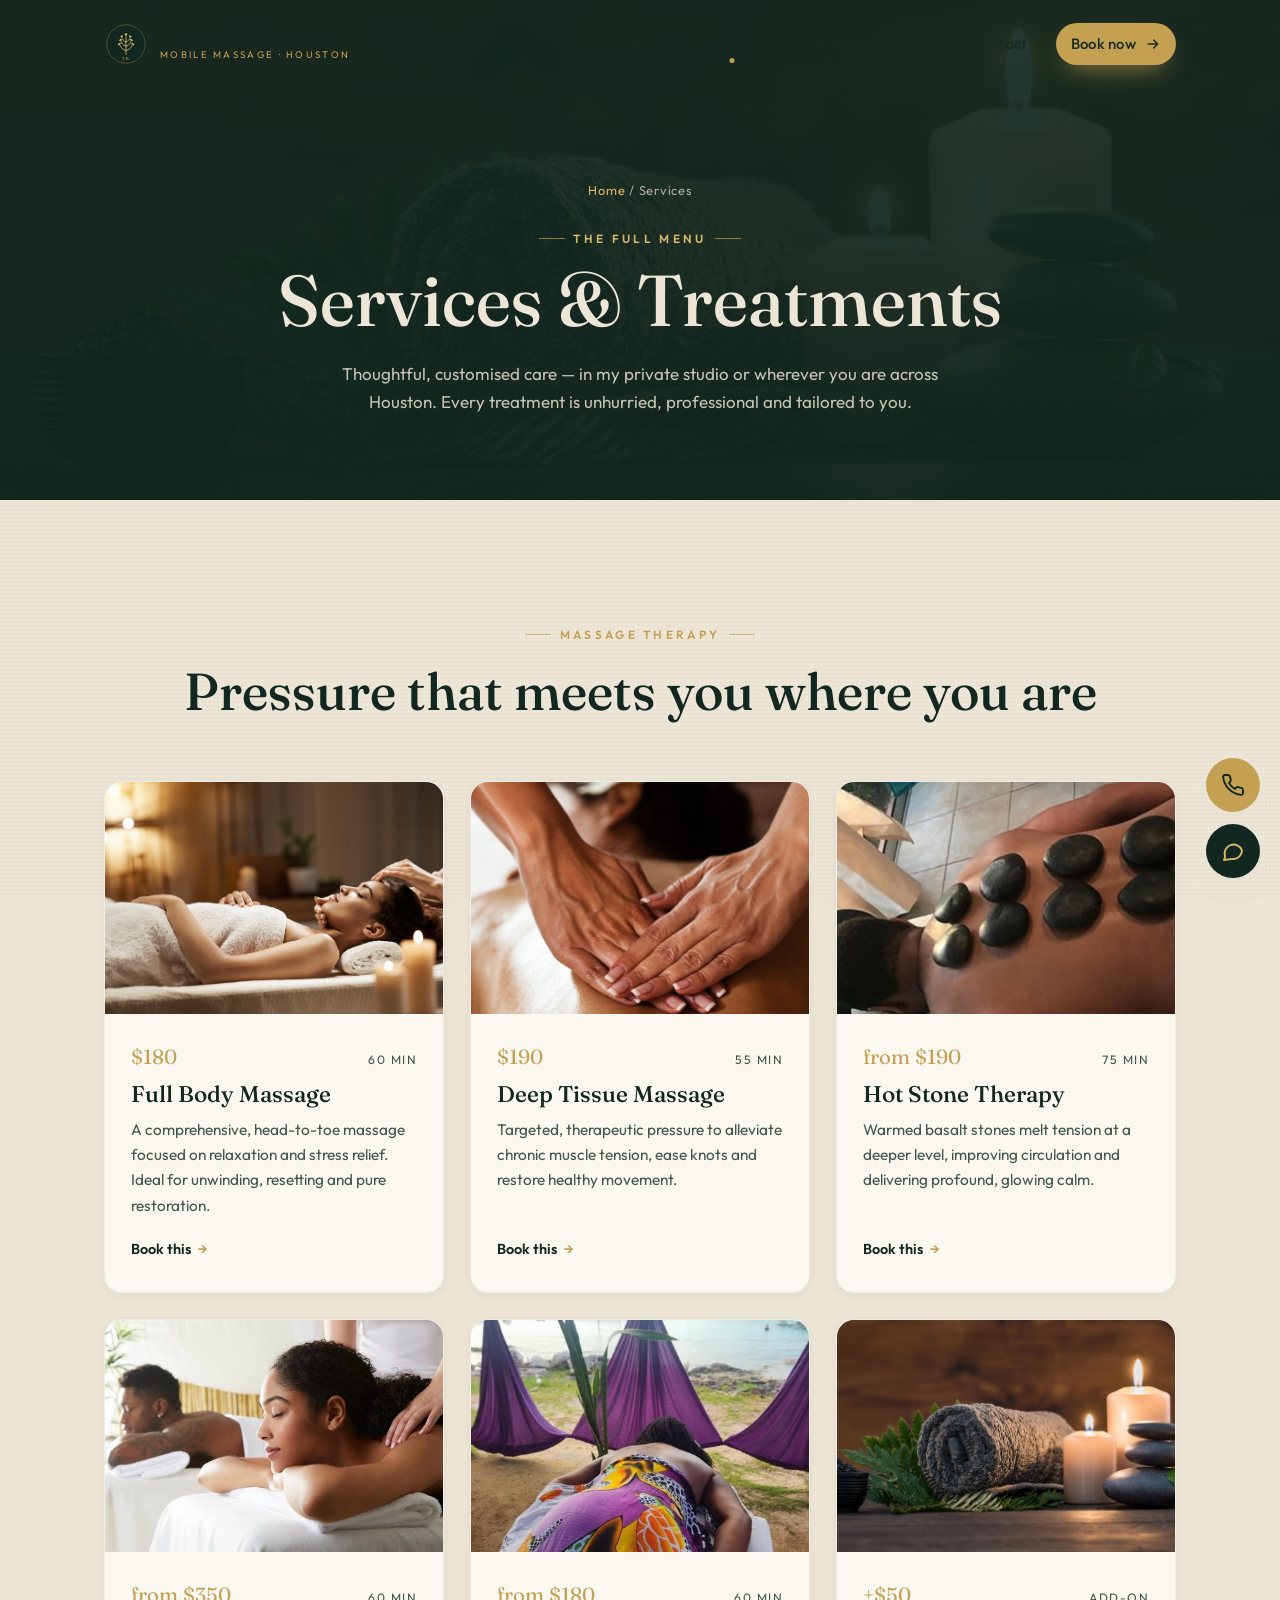
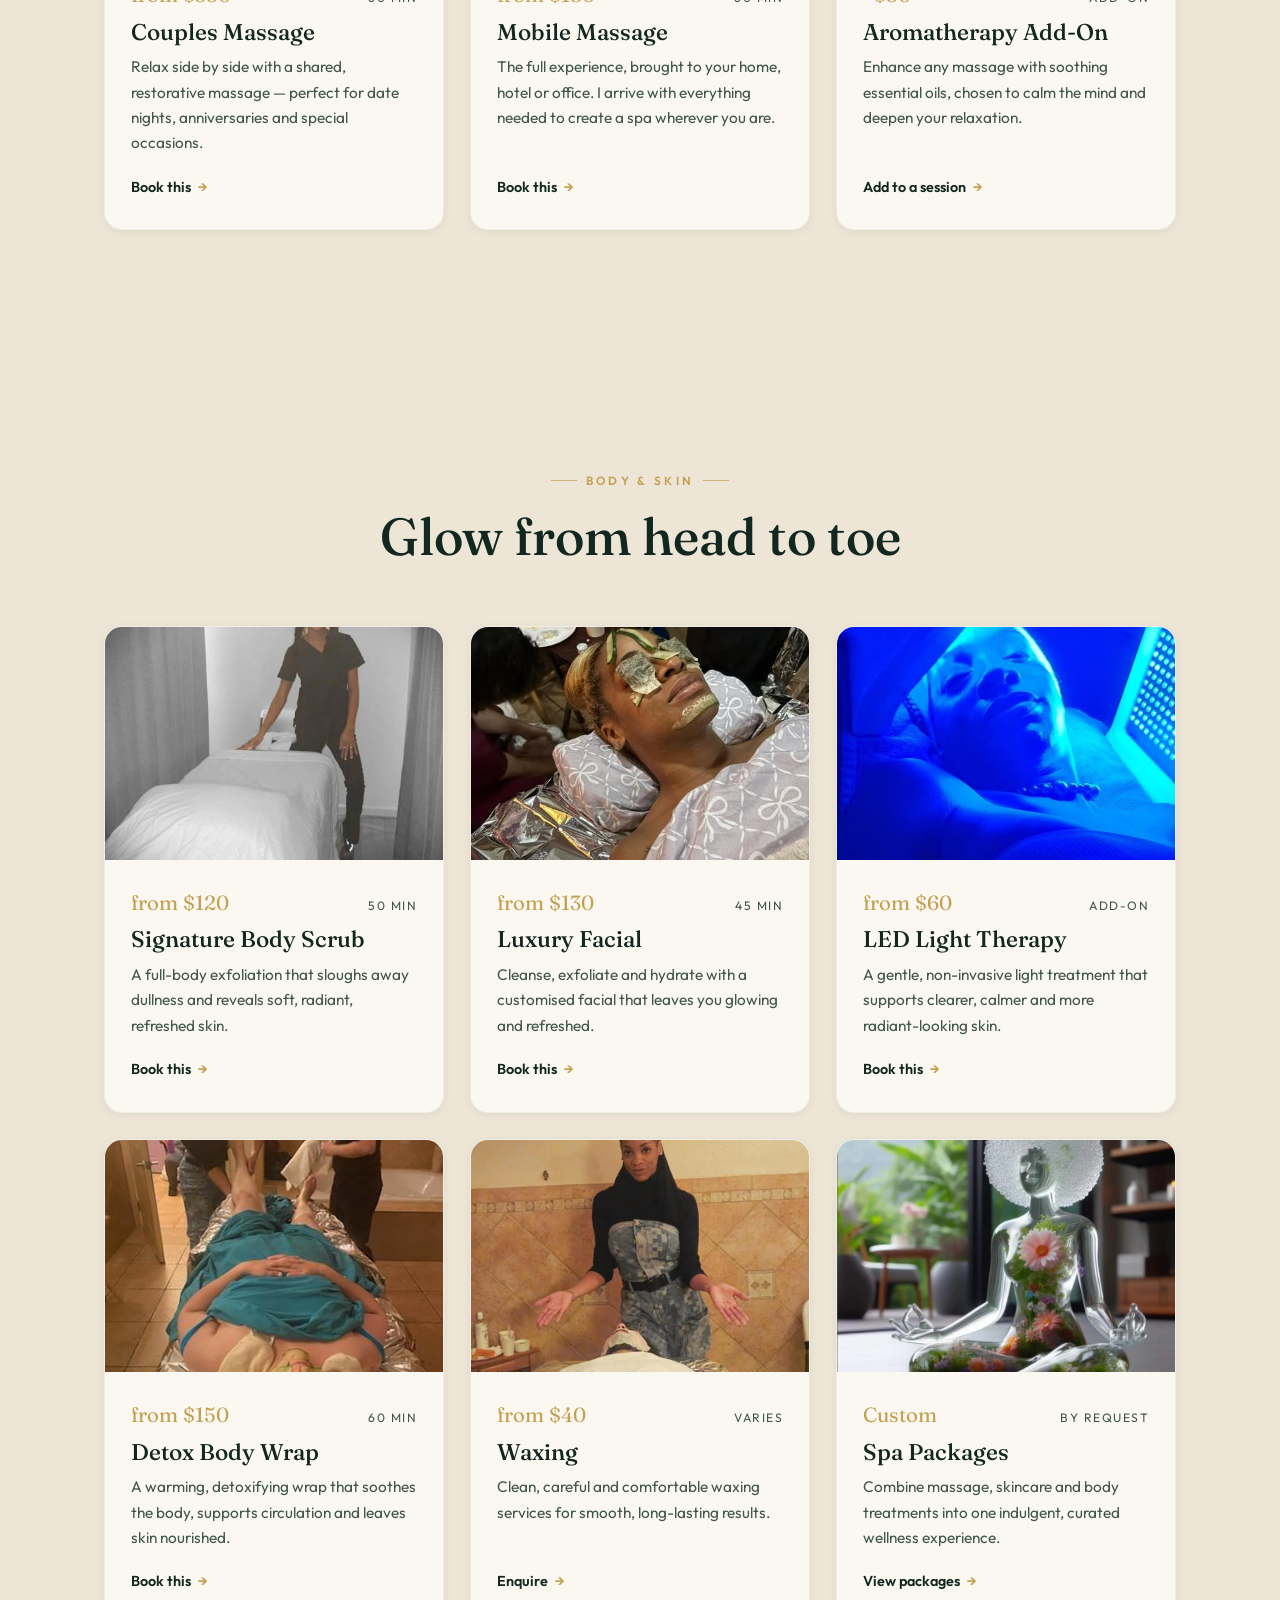
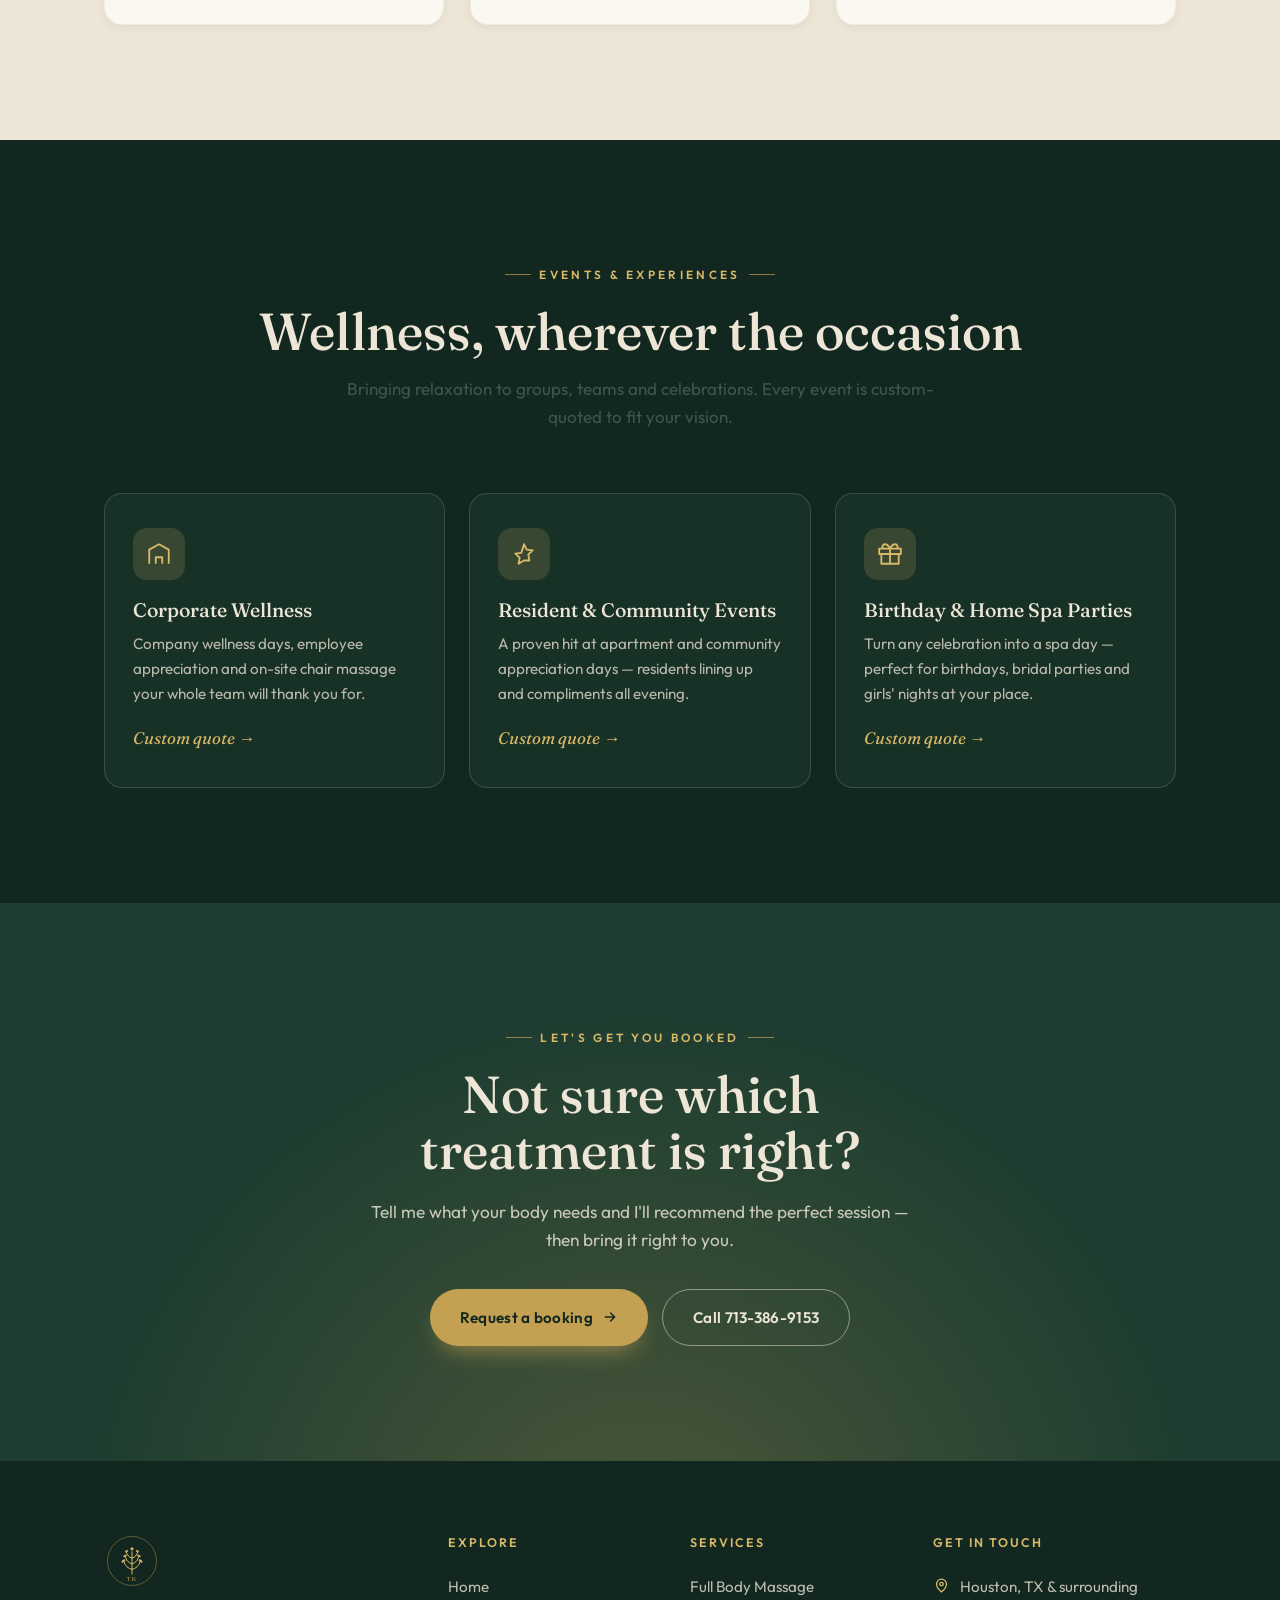
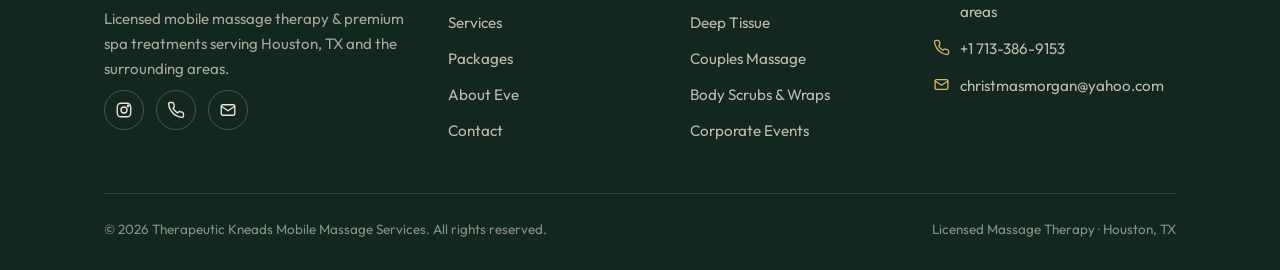
<file: services.html>
<!DOCTYPE html>
<html lang="en">
<head>
  <meta charset="UTF-8" />
  <meta name="viewport" content="width=device-width, initial-scale=1.0" />
  <title>Services | Therapeutic Kneads Mobile Massage — Deep Tissue, Spa & Corporate Wellness in Houston</title>
  <meta name="description" content="Explore massage and spa services from Therapeutic Kneads in Houston, TX — full body, deep tissue, hot stone, couples massage, body scrubs, wraps, facials, waxing and on-site corporate & event wellness." />
  <link rel="icon" type="image/svg+xml" href="images/logo-mark.svg" />
  <link rel="preconnect" href="https://fonts.googleapis.com" />
  <link rel="preconnect" href="https://fonts.gstatic.com" crossorigin />
  <link href="https://fonts.googleapis.com/css2?family=Fraunces:ital,opsz,wght@0,9..144,400;0,9..144,500;0,9..144,600;1,9..144,400;1,9..144,500&family=Outfit:wght@300;400;500;600;700&display=swap" rel="stylesheet" />
  <link rel="stylesheet" href="css/style.css" />
</head>
<body>
  <div class="loader" aria-hidden="true"><img src="images/logo-mark.svg" alt="" /><span>Therapeutic Kneads</span></div>

  <header class="nav">
    <div class="wrap nav__inner">
      <a href="index.html" class="brand" aria-label="Therapeutic Kneads home">
        <img src="images/logo-mark.svg" alt="Therapeutic Kneads emblem" />
        <span class="brand__txt"><span class="brand__name">Therapeutic Kneads</span><span class="brand__sub">Mobile Massage · Houston</span></span>
      </a>
      <nav class="nav__links" aria-label="Primary">
        <a href="index.html">Home</a>
        <a href="services.html" class="active">Services</a>
        <a href="packages.html">Packages</a>
        <a href="about.html">About</a>
        <a href="contact.html">Contact</a>
        <a href="contact.html" class="btn btn-primary nav__cta">Book now
          <svg viewBox="0 0 24 24" fill="none" stroke="currentColor" stroke-width="2.2"><path d="M5 12h14M13 6l6 6-6 6" stroke-linecap="round" stroke-linejoin="round"/></svg>
        </a>
      </nav>
      <button class="nav__toggle" aria-label="Toggle menu"><span></span><span></span><span></span></button>
    </div>
  </header>

  <!-- Page hero -->
  <section class="page-hero">
    <div class="page-hero__bg"><img src="images/spa-stones.jpg" alt="" aria-hidden="true" /></div>
    <div class="wrap page-hero__inner">
      <div class="crumbs"><a href="index.html">Home</a> / Services</div>
      <span class="eyebrow two">The full menu</span>
      <h1>Services &amp; Treatments</h1>
      <p>Thoughtful, customised care — in my private studio or wherever you are across Houston. Every treatment is unhurried, professional and tailored to you.</p>
    </div>
  </section>

  <!-- Massage Therapy -->
  <section class="section">
    <div class="wrap">
      <div class="section-head center">
        <span class="eyebrow two">Massage therapy</span>
        <h2>Pressure that meets you where you are</h2>
      </div>
      <div class="svc-grid">
        <article class="svc reveal">
          <div class="svc__media"><img src="images/hero-massage.jpg" alt="Full body relaxation massage in Houston" /></div>
          <div class="svc__body">
            <div class="svc__meta"><span class="svc__price">$180</span><span class="svc__time">60 min</span></div>
            <h3>Full Body Massage</h3>
            <p>A comprehensive, head-to-toe massage focused on relaxation and stress relief. Ideal for unwinding, resetting and pure restoration.</p>
            <a href="contact.html" class="svc__link">Book this <span>&rarr;</span></a>
          </div>
        </article>
        <article class="svc reveal" data-delay="1">
          <div class="svc__media"><img src="images/massage-hands.jpg" alt="Deep tissue massage for chronic tension" /></div>
          <div class="svc__body">
            <div class="svc__meta"><span class="svc__price">$190</span><span class="svc__time">55 min</span></div>
            <h3>Deep Tissue Massage</h3>
            <p>Targeted, therapeutic pressure to alleviate chronic muscle tension, ease knots and restore healthy movement.</p>
            <a href="contact.html" class="svc__link">Book this <span>&rarr;</span></a>
          </div>
        </article>
        <article class="svc reveal" data-delay="2">
          <div class="svc__media"><img src="images/hot-stone.jpg" alt="Hot stone massage therapy" /></div>
          <div class="svc__body">
            <div class="svc__meta"><span class="svc__price">from $190</span><span class="svc__time">75 min</span></div>
            <h3>Hot Stone Therapy</h3>
            <p>Warmed basalt stones melt tension at a deeper level, improving circulation and delivering profound, glowing calm.</p>
            <a href="contact.html" class="svc__link">Book this <span>&rarr;</span></a>
          </div>
        </article>
        <article class="svc reveal">
          <div class="svc__media"><img src="images/couples-massage.jpg" alt="Couples massage experience in Houston" /></div>
          <div class="svc__body">
            <div class="svc__meta"><span class="svc__price">from $350</span><span class="svc__time">60 min</span></div>
            <h3>Couples Massage</h3>
            <p>Relax side by side with a shared, restorative massage — perfect for date nights, anniversaries and special occasions.</p>
            <a href="contact.html" class="svc__link">Book this <span>&rarr;</span></a>
          </div>
        </article>
        <article class="svc reveal" data-delay="1">
          <div class="svc__media"><img src="images/beach-massage.jpg" alt="Mobile massage brought to your location" /></div>
          <div class="svc__body">
            <div class="svc__meta"><span class="svc__price">from $180</span><span class="svc__time">60 min</span></div>
            <h3>Mobile Massage</h3>
            <p>The full experience, brought to your home, hotel or office. I arrive with everything needed to create a spa wherever you are.</p>
            <a href="contact.html" class="svc__link">Book this <span>&rarr;</span></a>
          </div>
        </article>
        <article class="svc reveal" data-delay="2">
          <div class="svc__media"><img src="images/spa-stones.jpg" alt="Aromatherapy add-on with essential oils" /></div>
          <div class="svc__body">
            <div class="svc__meta"><span class="svc__price">+$50</span><span class="svc__time">add-on</span></div>
            <h3>Aromatherapy Add-On</h3>
            <p>Enhance any massage with soothing essential oils, chosen to calm the mind and deepen your relaxation.</p>
            <a href="contact.html" class="svc__link">Add to a session <span>&rarr;</span></a>
          </div>
        </article>
      </div>
    </div>
  </section>

  <!-- Body & Skin -->
  <section class="section reviews">
    <div class="wrap">
      <div class="section-head center">
        <span class="eyebrow two">Body &amp; skin</span>
        <h2>Glow from head to toe</h2>
      </div>
      <div class="svc-grid">
        <article class="svc reveal">
          <div class="svc__media"><img src="images/eve-table.jpg" alt="Exfoliating body scrub treatment" /></div>
          <div class="svc__body">
            <div class="svc__meta"><span class="svc__price">from $120</span><span class="svc__time">50 min</span></div>
            <h3>Signature Body Scrub</h3>
            <p>A full-body exfoliation that sloughs away dullness and reveals soft, radiant, refreshed skin.</p>
            <a href="contact.html" class="svc__link">Book this <span>&rarr;</span></a>
          </div>
        </article>
        <article class="svc reveal" data-delay="1">
          <div class="svc__media"><img src="images/facial-cucumber.jpg" alt="Hydrating luxury facial" /></div>
          <div class="svc__body">
            <div class="svc__meta"><span class="svc__price">from $130</span><span class="svc__time">45 min</span></div>
            <h3>Luxury Facial</h3>
            <p>Cleanse, exfoliate and hydrate with a customised facial that leaves you glowing and refreshed.</p>
            <a href="contact.html" class="svc__link">Book this <span>&rarr;</span></a>
          </div>
        </article>
        <article class="svc reveal" data-delay="2">
          <div class="svc__media"><img src="images/led-therapy.jpg" alt="LED light therapy treatment" /></div>
          <div class="svc__body">
            <div class="svc__meta"><span class="svc__price">from $60</span><span class="svc__time">add-on</span></div>
            <h3>LED Light Therapy</h3>
            <p>A gentle, non-invasive light treatment that supports clearer, calmer and more radiant-looking skin.</p>
            <a href="contact.html" class="svc__link">Book this <span>&rarr;</span></a>
          </div>
        </article>
        <article class="svc reveal">
          <div class="svc__media"><img src="images/body-wrap.jpg" alt="Detoxifying body wrap" /></div>
          <div class="svc__body">
            <div class="svc__meta"><span class="svc__price">from $150</span><span class="svc__time">60 min</span></div>
            <h3>Detox Body Wrap</h3>
            <p>A warming, detoxifying wrap that soothes the body, supports circulation and leaves skin nourished.</p>
            <a href="contact.html" class="svc__link">Book this <span>&rarr;</span></a>
          </div>
        </article>
        <article class="svc reveal" data-delay="1">
          <div class="svc__media"><img src="images/eve-facial.jpg" alt="Professional skincare and waxing services" /></div>
          <div class="svc__body">
            <div class="svc__meta"><span class="svc__price">from $40</span><span class="svc__time">varies</span></div>
            <h3>Waxing</h3>
            <p>Clean, careful and comfortable waxing services for smooth, long-lasting results.</p>
            <a href="contact.html" class="svc__link">Enquire <span>&rarr;</span></a>
          </div>
        </article>
        <article class="svc reveal" data-delay="2">
          <div class="svc__media"><img src="images/zen-art.jpg" alt="Curated spa and wellness packages" /></div>
          <div class="svc__body">
            <div class="svc__meta"><span class="svc__price">Custom</span><span class="svc__time">by request</span></div>
            <h3>Spa Packages</h3>
            <p>Combine massage, skincare and body treatments into one indulgent, curated wellness experience.</p>
            <a href="packages.html" class="svc__link">View packages <span>&rarr;</span></a>
          </div>
        </article>
      </div>
    </div>
  </section>

  <!-- Events & Experiences -->
  <section class="section events">
    <div class="wrap">
      <div class="section-head center">
        <span class="eyebrow two">Events &amp; experiences</span>
        <h2>Wellness, wherever the occasion</h2>
        <p>Bringing relaxation to groups, teams and celebrations. Every event is custom-quoted to fit your vision.</p>
      </div>
      <div class="events__grid">
        <article class="event reveal">
          <div class="event__ic"><svg viewBox="0 0 24 24" fill="none" stroke="currentColor" stroke-width="1.7"><path d="M3 21V8l9-5 9 5v13" stroke-linejoin="round"/><path d="M9 21v-6h6v6" stroke-linejoin="round"/></svg></div>
          <h3>Corporate Wellness</h3>
          <p>Company wellness days, employee appreciation and on-site chair massage your whole team will thank you for.</p>
          <span class="event__q">Custom quote →</span>
        </article>
        <article class="event reveal" data-delay="1">
          <div class="event__ic"><svg viewBox="0 0 24 24" fill="none" stroke="currentColor" stroke-width="1.7"><path d="M12 3l2.5 5 5.5.7-4 3.8 1 5.5L12 18l-5 3 1-5.5-4-3.8 5.5-.7z" stroke-linejoin="round"/></svg></div>
          <h3>Resident &amp; Community Events</h3>
          <p>A proven hit at apartment and community appreciation days — residents lining up and compliments all evening.</p>
          <span class="event__q">Custom quote →</span>
        </article>
        <article class="event reveal" data-delay="2">
          <div class="event__ic"><svg viewBox="0 0 24 24" fill="none" stroke="currentColor" stroke-width="1.7"><path d="M20 12v9H4v-9" stroke-linejoin="round"/><path d="M2 7h20v5H2z" stroke-linejoin="round"/><path d="M12 21V7M12 7S10 3 7.5 3 4 6 6 7M12 7s2-4 4.5-4S20 6 18 7" stroke-linejoin="round"/></svg></div>
          <h3>Birthday &amp; Home Spa Parties</h3>
          <p>Turn any celebration into a spa day — perfect for birthdays, bridal parties and girls' nights at your place.</p>
          <span class="event__q">Custom quote →</span>
        </article>
      </div>
    </div>
  </section>

  <!-- CTA -->
  <section class="section cta">
    <div class="wrap cta__inner">
      <span class="eyebrow two">Let's get you booked</span>
      <h2>Not sure which treatment is right?</h2>
      <p>Tell me what your body needs and I'll recommend the perfect session — then bring it right to you.</p>
      <div class="cta__btns">
        <a href="contact.html" class="btn btn-primary">Request a booking
          <svg viewBox="0 0 24 24" fill="none" stroke="currentColor" stroke-width="2.2"><path d="M5 12h14M13 6l6 6-6 6" stroke-linecap="round" stroke-linejoin="round"/></svg>
        </a>
        <a href="tel:+17133869153" class="btn btn-light">Call 713-386-9153</a>
      </div>
    </div>
  </section>

  <!-- Footer -->
  <footer class="footer">
    <div class="wrap">
      <div class="footer__grid">
        <div class="footer__brand">
          <img src="images/logo-mark.svg" alt="Therapeutic Kneads emblem" />
          <p>Licensed mobile massage therapy &amp; premium spa treatments serving Houston, TX and the surrounding areas.</p>
          <div class="social">
            <a href="https://www.instagram.com/heavenly_hands_with_eve/" target="_blank" rel="noopener" aria-label="Instagram"><svg viewBox="0 0 24 24" fill="none" stroke="currentColor" stroke-width="1.8"><rect x="3" y="3" width="18" height="18" rx="5"/><circle cx="12" cy="12" r="4"/><circle cx="17.5" cy="6.5" r="1" fill="currentColor"/></svg></a>
            <a href="tel:+17133869153" aria-label="Call"><svg viewBox="0 0 24 24" fill="none" stroke="currentColor" stroke-width="1.8"><path d="M22 16.9v3a2 2 0 01-2.2 2 19.8 19.8 0 01-8.6-3.1 19.5 19.5 0 01-6-6A19.8 19.8 0 012.1 4.2 2 2 0 014 2h3a2 2 0 012 1.7c.1 1 .4 1.9.7 2.8a2 2 0 01-.5 2.1L8 9.9a16 16 0 006 6l1.3-1.3a2 2 0 012.1-.4c.9.3 1.8.6 2.8.7a2 2 0 011.7 2z" stroke-linecap="round" stroke-linejoin="round"/></svg></a>
            <a href="mailto:christmasmorgan@yahoo.com" aria-label="Email"><svg viewBox="0 0 24 24" fill="none" stroke="currentColor" stroke-width="1.8"><rect x="3" y="5" width="18" height="14" rx="2"/><path d="M3 7l9 6 9-6" stroke-linecap="round" stroke-linejoin="round"/></svg></a>
          </div>
        </div>
        <div><h5>Explore</h5><div class="footer__links"><a href="index.html">Home</a><a href="services.html">Services</a><a href="packages.html">Packages</a><a href="about.html">About Eve</a><a href="contact.html">Contact</a></div></div>
        <div><h5>Services</h5><div class="footer__links"><a href="services.html">Full Body Massage</a><a href="services.html">Deep Tissue</a><a href="services.html">Couples Massage</a><a href="services.html">Body Scrubs &amp; Wraps</a><a href="services.html">Corporate Events</a></div></div>
        <div>
          <h5>Get in touch</h5>
          <div class="footer__contact">
            <div><svg viewBox="0 0 24 24" fill="none" stroke="currentColor" stroke-width="1.8"><path d="M12 21s-7-5-7-11a7 7 0 0114 0c0 6-7 11-7 11z" stroke-linejoin="round"/><circle cx="12" cy="10" r="2.5"/></svg><span>Houston, TX &amp; surrounding areas</span></div>
            <div><svg viewBox="0 0 24 24" fill="none" stroke="currentColor" stroke-width="1.8"><path d="M22 16.9v3a2 2 0 01-2.2 2 19.8 19.8 0 01-8.6-3.1 19.5 19.5 0 01-6-6A19.8 19.8 0 012.1 4.2 2 2 0 014 2h3a2 2 0 012 1.7c.1 1 .4 1.9.7 2.8a2 2 0 01-.5 2.1L8 9.9a16 16 0 006 6l1.3-1.3a2 2 0 012.1-.4c.9.3 1.8.6 2.8.7a2 2 0 011.7 2z" stroke-linecap="round" stroke-linejoin="round"/></svg><a href="tel:+17133869153">+1 713-386-9153</a></div>
            <div><svg viewBox="0 0 24 24" fill="none" stroke="currentColor" stroke-width="1.8"><rect x="3" y="5" width="18" height="14" rx="2"/><path d="M3 7l9 6 9-6" stroke-linecap="round" stroke-linejoin="round"/></svg><a href="mailto:christmasmorgan@yahoo.com">christmasmorgan@yahoo.com</a></div>
          </div>
        </div>
      </div>
      <div class="footer__bottom">
        <span>© <span id="year">2026</span> Therapeutic Kneads Mobile Massage Services. All rights reserved.</span>
        <span>Licensed Massage Therapy · Houston, TX</span>
      </div>
    </div>
  </footer>

  <div class="floats">
    <a href="tel:+17133869153" class="float call" aria-label="Call us"><svg viewBox="0 0 24 24" fill="none" stroke="currentColor" stroke-width="1.9"><path d="M22 16.9v3a2 2 0 01-2.2 2 19.8 19.8 0 01-8.6-3.1 19.5 19.5 0 01-6-6A19.8 19.8 0 012.1 4.2 2 2 0 014 2h3a2 2 0 012 1.7c.1 1 .4 1.9.7 2.8a2 2 0 01-.5 2.1L8 9.9a16 16 0 006 6l1.3-1.3a2 2 0 012.1-.4c.9.3 1.8.6 2.8.7a2 2 0 011.7 2z" stroke-linecap="round" stroke-linejoin="round"/></svg></a>
    <a href="sms:+17133869153" class="float sms" aria-label="Text us"><svg viewBox="0 0 24 24" fill="none" stroke="currentColor" stroke-width="1.9"><path d="M21 11.5a8.4 8.4 0 01-9 8.4L3 21l1.1-3.3A8.4 8.4 0 1121 11.5z" stroke-linecap="round" stroke-linejoin="round"/></svg></a>
  </div>
  <button class="to-top" aria-label="Back to top"><svg viewBox="0 0 24 24" fill="none" stroke="currentColor" stroke-width="2.2"><path d="M12 19V5M6 11l6-6 6 6" stroke-linecap="round" stroke-linejoin="round"/></svg></button>

  <script src="js/script.js"></script>
</body>
</html>
</file>
<file: css/style.css>
/* =====================================================================
   THERAPEUTIC KNEADS MOBILE MASSAGE SERVICES
   Botanical-luxury design system
   Palette: deep pine / forest / eucalyptus / sage / gold / oat linen
   Type: Fraunces (display serif) + Outfit (body/ui)
   ===================================================================== */

/* ---------- Tokens ---------- */
:root{
  --pine:#12271f;        /* near-black green: dark sections, text */
  --forest:#1e3d30;      /* deep green */
  --moss:#3c5c48;        /* mid green */
  --euc:#6e8e74;         /* eucalyptus */
  --sage:#a9c0a6;        /* soft sage */
  --sage-soft:#cfddcb;   /* pale sage tint */
  --gold:#c4a052;        /* brand gold accent */
  --gold-2:#d8b968;      /* lighter gold */
  --oat:#ede6d6;         /* warm oat linen canvas */
  --oat-2:#e4dbc7;       /* deeper oat */
  --cream:#fbf8f1;       /* card cream */
  --ink:#182a22;         /* body text on light */
  --ink-soft:#40564c;    /* muted text on light */
  --line:rgba(18,39,31,.14);

  --shadow-sm:0 2px 10px rgba(18,39,31,.06);
  --shadow:0 18px 44px -22px rgba(18,39,31,.42);
  --shadow-lg:0 40px 80px -30px rgba(18,39,31,.55);

  --serif:"Fraunces",Georgia,"Times New Roman",serif;
  --sans:"Outfit",system-ui,-apple-system,"Segoe UI",sans-serif;

  --wrap:1200px;
  --gutter:clamp(20px,5vw,64px);
  --radius:18px;
  --arch:120px;          /* arched frame top radius */
  --ease:cubic-bezier(.22,.61,.36,1);
}

/* ---------- Reset ---------- */
*{margin:0;padding:0;box-sizing:border-box}
html{scroll-behavior:smooth;-webkit-text-size-adjust:100%}
body{
  font-family:var(--sans);
  color:var(--ink);
  background:var(--oat);
  line-height:1.65;
  font-size:17px;
  overflow-x:hidden;
  -webkit-font-smoothing:antialiased;
}
img{max-width:100%;display:block}
a{color:inherit;text-decoration:none}
button{font-family:inherit;cursor:pointer;border:none;background:none}
ul{list-style:none}
h1,h2,h3,h4{font-family:var(--serif);font-weight:500;line-height:1.08;color:var(--pine);font-optical-sizing:auto}

/* subtle linen grain over the whole canvas */
body::before{
  content:"";position:fixed;inset:0;z-index:0;pointer-events:none;opacity:.5;
  background-image:radial-gradient(rgba(18,39,31,.045) 1px,transparent 1px);
  background-size:4px 4px;
}
body>*{position:relative;z-index:1}

/* ---------- Layout helpers ---------- */
.wrap{max-width:var(--wrap);margin:0 auto;padding:0 var(--gutter)}
.section{padding:clamp(64px,9vw,124px) 0}
.center{text-align:center}
.eyebrow{
  font-family:var(--sans);font-weight:600;font-size:.74rem;letter-spacing:.28em;
  text-transform:uppercase;color:var(--gold);display:inline-flex;align-items:center;gap:.6em;
}
.eyebrow::before,.eyebrow.two::after{content:"";width:26px;height:1px;background:var(--gold);opacity:.7}
.eyebrow.two{gap:.7em}
h1{font-size:clamp(2.6rem,6vw,4.5rem)}
h2{font-size:clamp(2rem,4.2vw,3.25rem)}
h3{font-size:1.42rem}
.lead{font-size:1.12rem;color:var(--ink-soft);max-width:60ch}
.section-head{max-width:none;margin-bottom:clamp(38px,5vw,62px)}
.section-head .eyebrow{margin-bottom:18px}
.section-head p{color:var(--ink-soft);max-width:56ch;margin-top:16px}
.section-head.center p{margin-left:auto;margin-right:auto}

/* botanical divider */
.sprig{display:flex;align-items:center;justify-content:center;gap:14px;color:var(--gold);margin:20px 0}
.sprig span{height:1px;width:60px;background:linear-gradient(90deg,transparent,var(--gold))}
.sprig span:last-child{background:linear-gradient(90deg,var(--gold),transparent)}
.sprig svg{width:20px;height:20px}

/* ---------- Buttons ---------- */
.btn{
  display:inline-flex;align-items:center;gap:.6em;font-family:var(--sans);font-weight:600;
  font-size:.95rem;letter-spacing:.02em;padding:15px 30px;border-radius:100px;
  transition:transform .35s var(--ease),box-shadow .35s var(--ease),background .35s,color .35s;
  position:relative;white-space:nowrap;
}
.btn svg{width:16px;height:16px;transition:transform .35s var(--ease)}
.btn-primary{background:var(--gold);color:var(--pine);box-shadow:0 12px 26px -12px rgba(196,160,82,.9)}
.btn-primary:hover{transform:translateY(-3px);background:var(--gold-2);box-shadow:0 20px 34px -12px rgba(196,160,82,.95)}
.btn-primary:hover svg{transform:translateX(4px)}
.btn-dark{background:var(--pine);color:var(--oat)}
.btn-dark:hover{transform:translateY(-3px);background:var(--forest);box-shadow:var(--shadow)}
.btn-ghost{border:1.5px solid var(--pine);color:var(--pine)}
.btn-ghost:hover{background:var(--pine);color:var(--oat);transform:translateY(-3px)}
.btn-light{border:1.5px solid rgba(237,230,214,.5);color:var(--oat)}
.btn-light:hover{background:var(--oat);color:var(--pine);transform:translateY(-3px)}

/* ---------- Loader ---------- */
.loader{
  position:fixed;inset:0;z-index:2000;background:var(--pine);
  display:flex;align-items:center;justify-content:center;flex-direction:column;gap:18px;
  transition:opacity .7s ease,visibility .7s ease;
}
.loader img{width:76px;animation:breathe 2.4s ease-in-out infinite}
.loader span{font-family:var(--sans);font-size:.72rem;letter-spacing:.36em;text-transform:uppercase;color:var(--gold-2)}
@keyframes breathe{0%,100%{transform:scale(1);opacity:.85}50%{transform:scale(1.08);opacity:1}}
body.loaded .loader{opacity:0;visibility:hidden}

/* ---------- Navigation ---------- */
.nav{
  position:fixed;top:0;left:0;right:0;z-index:1000;
  transition:background .4s var(--ease),box-shadow .4s var(--ease),padding .4s var(--ease);
  padding:22px 0;
}
.nav.scrolled{background:rgba(237,230,214,.9);backdrop-filter:blur(14px);box-shadow:0 1px 0 var(--line);padding:12px 0}
.nav__inner{display:flex;align-items:center;justify-content:space-between;gap:20px}
.brand{display:flex;align-items:center;gap:12px}
.brand img{width:44px;height:44px;transition:transform .4s var(--ease)}
.brand:hover img{transform:rotate(-6deg)}
.brand__txt{display:flex;flex-direction:column;line-height:1}
.brand__name{font-family:var(--serif);font-size:1.16rem;color:var(--pine);font-weight:600;letter-spacing:.01em}
.brand__sub{font-family:var(--sans);font-size:.6rem;letter-spacing:.24em;text-transform:uppercase;color:var(--gold);margin-top:4px}
.nav__links{display:flex;align-items:center;gap:6px}
.nav__links a{
  font-size:.93rem;font-weight:500;color:var(--ink);padding:9px 15px;border-radius:100px;
  transition:color .3s,background .3s;position:relative;
}
.nav__links a:hover{color:var(--pine)}
.nav__links a.active{color:var(--pine)}
.nav__links a.active::after{content:"";position:absolute;bottom:2px;left:50%;transform:translateX(-50%);width:5px;height:5px;border-radius:50%;background:var(--gold)}
.nav__cta{margin-left:8px}
.nav__toggle{display:none;flex-direction:column;gap:5px;padding:8px}
.nav__toggle span{width:26px;height:2px;background:var(--pine);border-radius:2px;transition:.35s var(--ease)}
.nav__toggle.open span:nth-child(1){transform:translateY(7px) rotate(45deg)}
.nav__toggle.open span:nth-child(2){opacity:0}
.nav__toggle.open span:nth-child(3){transform:translateY(-7px) rotate(-45deg)}

/* ---------- Hero ---------- */
.hero{position:relative;padding:clamp(120px,17vh,180px) 0 clamp(60px,8vw,96px);overflow:hidden}
.hero__grid{display:grid;grid-template-columns:1.05fr .95fr;gap:clamp(30px,5vw,70px);align-items:center}
.hero__eyebrow{margin-bottom:24px}
.hero h1{margin-bottom:26px}
.hero h1 em{font-style:italic;color:var(--moss)}
.hero__lead{font-size:1.18rem;color:var(--ink-soft);max-width:46ch;margin-bottom:34px}
.hero__cta{display:flex;flex-wrap:wrap;gap:14px;margin-bottom:34px}
.hero__meta{display:flex;flex-wrap:wrap;gap:26px;align-items:center;padding-top:26px;border-top:1px solid var(--line)}
.hero__meta div{display:flex;flex-direction:column}
.hero__meta b{font-family:var(--serif);font-size:1.7rem;color:var(--pine);line-height:1}
.hero__meta small{font-size:.78rem;letter-spacing:.04em;color:var(--ink-soft);margin-top:5px}

/* arched portrait frame — the signature spa-doorway shape */
.hero__media{position:relative}
.arch{
  position:relative;border-radius:var(--arch) var(--arch) 22px 22px;overflow:hidden;
  box-shadow:var(--shadow-lg);isolation:isolate;
}
.arch::after{content:"";position:absolute;inset:0;border-radius:inherit;border:1px solid rgba(237,230,214,.35);mix-blend-mode:overlay}
.arch img{width:100%;height:100%;object-fit:cover;aspect-ratio:4/5}
.hero__media .arch img{aspect-ratio:4/4.6}
/* floating review chip */
.chip{
  position:absolute;left:-18px;bottom:34px;background:var(--cream);border-radius:16px;
  padding:14px 18px;box-shadow:var(--shadow);display:flex;align-items:center;gap:12px;
  max-width:230px;animation:floaty 5s ease-in-out infinite;
}
.chip__stars{color:var(--gold);font-size:.8rem;letter-spacing:2px}
.chip b{font-family:var(--serif);font-size:1.15rem;color:var(--pine);display:block;line-height:1}
.chip small{font-size:.72rem;color:var(--ink-soft)}
.chip__g{width:34px;height:34px;border-radius:50%;background:var(--pine);color:var(--gold);display:flex;align-items:center;justify-content:center;font-family:var(--serif);font-size:1rem;flex-shrink:0}
@keyframes floaty{0%,100%{transform:translateY(0)}50%{transform:translateY(-9px)}}
.leaf-accent{position:absolute;z-index:-1;opacity:.5;color:var(--euc)}
.leaf-accent.tr{top:-30px;right:-20px;width:120px}
.leaf-accent.bl{bottom:-30px;left:10px;width:90px;transform:rotate(160deg)}

/* ---------- Trust strip ---------- */
.trust{background:var(--pine);color:var(--oat)}
.trust .wrap{display:flex;flex-wrap:wrap;justify-content:space-between;gap:22px;padding-top:26px;padding-bottom:26px}
.trust__item{display:flex;align-items:center;gap:12px;font-size:.92rem;letter-spacing:.02em}
.trust__item svg{width:22px;height:22px;color:var(--gold-2);flex-shrink:0}
.trust__item b{font-weight:600;color:#fff}

/* ---------- Intro split ---------- */
.intro__grid{display:grid;grid-template-columns:.9fr 1.1fr;gap:clamp(34px,6vw,80px);align-items:center}
.intro__media{position:relative}
.intro__media .arch{border-radius:22px 22px var(--arch) var(--arch)}
.intro__media .arch img{aspect-ratio:4/4.4}
.intro__badge{
  position:absolute;right:-16px;top:28px;background:var(--gold);color:var(--pine);
  width:104px;height:104px;border-radius:50%;display:flex;flex-direction:column;align-items:center;
  justify-content:center;text-align:center;box-shadow:var(--shadow);font-family:var(--serif);
}
.intro__badge b{font-size:1.9rem;line-height:1}
.intro__badge small{font-family:var(--sans);font-size:.58rem;letter-spacing:.14em;text-transform:uppercase;margin-top:3px;font-weight:600}
.intro h2{margin-bottom:22px}
.intro p{color:var(--ink-soft);margin-bottom:18px;max-width:56ch}
.intro__sign{font-family:var(--serif);font-style:italic;font-size:1.5rem;color:var(--moss);margin-top:10px}
.intro__sign small{display:block;font-family:var(--sans);font-style:normal;font-size:.72rem;letter-spacing:.2em;text-transform:uppercase;color:var(--ink-soft);margin-top:6px}

/* ---------- Service cards ---------- */
.svc-grid{display:grid;grid-template-columns:repeat(3,1fr);gap:26px}
.svc{
  background:var(--cream);border-radius:var(--radius);overflow:hidden;box-shadow:var(--shadow-sm);
  transition:transform .5s var(--ease),box-shadow .5s var(--ease);display:flex;flex-direction:column;
  border:1px solid rgba(18,39,31,.05);
}
.svc:hover{transform:translateY(-8px);box-shadow:var(--shadow)}
.svc__media{aspect-ratio:16/11;overflow:hidden;position:relative}
.svc__media img{width:100%;height:100%;object-fit:cover;transition:transform .8s var(--ease)}
.svc:hover .svc__media img{transform:scale(1.07)}
.svc__body{padding:26px 26px 30px;display:flex;flex-direction:column;flex:1}
.svc__meta{display:flex;justify-content:space-between;align-items:baseline;margin-bottom:8px}
.svc__price{font-family:var(--serif);font-size:1.28rem;color:var(--gold)}
.svc__time{font-size:.76rem;letter-spacing:.12em;text-transform:uppercase;color:var(--ink-soft)}
.svc h3{margin-bottom:10px}
.svc p{font-size:.96rem;color:var(--ink-soft);margin-bottom:20px;flex:1}
.svc__link{font-weight:600;font-size:.9rem;color:var(--pine);display:inline-flex;align-items:center;gap:.5em;transition:gap .3s}
.svc__link span{color:var(--gold);transition:transform .3s}
.svc:hover .svc__link span{transform:translateX(5px)}

/* ---------- Steps (real sequence: how mobile works) ---------- */
.steps{background:var(--forest);color:var(--oat);position:relative;overflow:hidden}
.steps::before{content:"";position:absolute;inset:0;background:radial-gradient(circle at 80% 10%,rgba(110,142,116,.28),transparent 55%);pointer-events:none}
.steps .eyebrow{color:var(--gold-2)}
.steps h2{color:var(--oat)}
.steps__grid{display:grid;grid-template-columns:repeat(3,1fr);gap:24px;margin-top:52px}
.step{position:relative;padding:34px 28px;border:1px solid rgba(237,230,214,.16);border-radius:var(--radius);background:rgba(18,39,31,.35);transition:border-color .4s,transform .4s var(--ease)}
.step:hover{border-color:rgba(216,185,104,.6);transform:translateY(-6px)}
.step__num{font-family:var(--serif);font-size:2.7rem;color:var(--gold-2);line-height:1;margin-bottom:18px;display:block}
.step h3{color:var(--oat);margin-bottom:10px;font-size:1.3rem}
.step p{color:rgba(237,230,214,.72);font-size:.96rem}
.step__line{position:absolute;top:52px;right:-13px;width:26px;height:1px;background:rgba(216,185,104,.5);z-index:2}
.step:last-child .step__line{display:none}

/* ---------- Why / features ---------- */
.why__grid{display:grid;grid-template-columns:repeat(4,1fr);gap:24px;margin-top:20px}
.feat{padding:32px 26px;background:var(--cream);border-radius:var(--radius);box-shadow:var(--shadow-sm);transition:transform .45s var(--ease),box-shadow .45s var(--ease);border:1px solid rgba(18,39,31,.05)}
.feat:hover{transform:translateY(-6px);box-shadow:var(--shadow)}
.feat__ic{width:56px;height:56px;border-radius:15px;background:var(--sage-soft);display:flex;align-items:center;justify-content:center;margin-bottom:20px;color:var(--moss)}
.feat__ic svg{width:28px;height:28px}
.feat h3{font-size:1.18rem;margin-bottom:10px}
.feat p{font-size:.93rem;color:var(--ink-soft)}

/* ---------- Praise marquee ---------- */
.marquee{background:var(--oat-2);padding:22px 0;overflow:hidden;border-top:1px solid var(--line);border-bottom:1px solid var(--line)}
.marquee__track{display:flex;gap:52px;width:max-content;animation:scrollx 34s linear infinite}
.marquee:hover .marquee__track{animation-play-state:paused}
.marquee__item{display:flex;align-items:center;gap:16px;font-family:var(--serif);font-style:italic;font-size:1.22rem;color:var(--moss);white-space:nowrap}
.marquee__item::before{content:"✦";font-style:normal;color:var(--gold);font-size:.9rem}
@keyframes scrollx{to{transform:translateX(-50%)}}

/* ---------- Testimonials (real Google reviews) ---------- */
.reviews{background:var(--oat)}
.rev-grid{display:grid;grid-template-columns:repeat(3,1fr);gap:24px}
.rev{background:var(--cream);border-radius:var(--radius);padding:30px 28px;box-shadow:var(--shadow-sm);display:flex;flex-direction:column;border:1px solid rgba(18,39,31,.05);transition:transform .45s var(--ease),box-shadow .45s var(--ease)}
.rev:hover{transform:translateY(-6px);box-shadow:var(--shadow)}
.rev__top{display:flex;align-items:center;gap:14px;margin-bottom:18px}
.rev__av{width:46px;height:46px;border-radius:50%;background:var(--forest);color:var(--gold-2);display:flex;align-items:center;justify-content:center;font-family:var(--serif);font-size:1.2rem;flex-shrink:0}
.rev__who b{display:block;font-family:var(--sans);font-weight:600;font-size:.98rem;color:var(--pine)}
.rev__who small{font-size:.74rem;color:var(--ink-soft);display:flex;align-items:center;gap:5px}
.rev__stars{color:var(--gold);letter-spacing:2px;font-size:.86rem;margin-bottom:12px}
.rev p{font-size:.99rem;color:var(--ink-soft);line-height:1.6;flex:1}
.rev__g{margin-top:18px;padding-top:14px;border-top:1px solid var(--line);font-size:.74rem;color:var(--ink-soft);display:flex;align-items:center;gap:7px}
.rev__g svg{width:15px;height:15px}

/* ---------- Stats band ---------- */
.stats{background:var(--pine);color:var(--oat)}
.stats__grid{display:grid;grid-template-columns:repeat(4,1fr);gap:24px;text-align:center}
.stat b{font-family:var(--serif);font-size:clamp(2.4rem,4.5vw,3.4rem);color:var(--gold-2);display:block;line-height:1}
.stat small{font-size:.82rem;letter-spacing:.06em;color:rgba(237,230,214,.75);margin-top:10px;display:block}
.stat+.stat{position:relative}
.stats__grid .stat:not(:first-child)::before{content:"";position:absolute;left:-12px;top:10%;height:80%;width:1px;background:rgba(237,230,214,.16)}

/* ---------- CTA band ---------- */
.cta{position:relative;overflow:hidden;background:var(--forest);color:var(--oat);text-align:center}
.cta::before{content:"";position:absolute;inset:0;background:radial-gradient(circle at 50% 120%,rgba(196,160,82,.28),transparent 60%)}
.cta__inner{position:relative;max-width:680px;margin:0 auto}
.cta .eyebrow{color:var(--gold-2)}
.cta h2{color:var(--oat);margin:18px 0 20px}
.cta p{color:rgba(237,230,214,.82);margin-bottom:34px;font-size:1.08rem}
.cta__btns{display:flex;gap:14px;justify-content:center;flex-wrap:wrap}

/* ---------- Page hero (interior pages) ---------- */
.page-hero{position:relative;padding:clamp(140px,20vh,200px) 0 clamp(50px,7vw,84px);text-align:center;overflow:hidden;background:var(--pine)}
.page-hero__bg{position:absolute;inset:0;z-index:0}
.page-hero__bg img{width:100%;height:100%;object-fit:cover;opacity:.32}
.page-hero::after{content:"";position:absolute;inset:0;background:linear-gradient(180deg,rgba(18,39,31,.72),rgba(18,39,31,.9))}
.page-hero__inner{position:relative;z-index:2}
.page-hero .crumbs{font-size:.8rem;letter-spacing:.06em;color:rgba(237,230,214,.7);margin-bottom:18px}
.page-hero .crumbs a{color:var(--gold-2)}
.page-hero .eyebrow{color:var(--gold-2)}
.page-hero h1{color:var(--oat);margin:14px 0 0}
.page-hero p{color:rgba(237,230,214,.82);max-width:60ch;margin:20px auto 0}

/* ---------- Pricing (packages) ---------- */
.price-grid{display:grid;grid-template-columns:repeat(3,1fr);gap:26px;align-items:stretch}
.price{
  background:var(--cream);border-radius:var(--radius);padding:38px 32px;box-shadow:var(--shadow-sm);
  display:flex;flex-direction:column;border:1px solid rgba(18,39,31,.06);position:relative;
  transition:transform .45s var(--ease),box-shadow .45s var(--ease);
}
.price:hover{transform:translateY(-8px);box-shadow:var(--shadow)}
.price.feat-card{background:var(--pine);color:var(--oat);box-shadow:var(--shadow-lg);transform:scale(1.03)}
.price.feat-card:hover{transform:scale(1.03) translateY(-8px)}
.price.feat-card h3,.price.feat-card .price__amt{color:var(--oat)}
.price.feat-card .price__desc,.price.feat-card li{color:rgba(237,230,214,.8)}
.price__tag{position:absolute;top:22px;right:22px;background:var(--gold);color:var(--pine);font-size:.68rem;font-weight:700;letter-spacing:.12em;text-transform:uppercase;padding:6px 13px;border-radius:100px}
.price__name{font-family:var(--sans);font-weight:600;letter-spacing:.16em;text-transform:uppercase;font-size:.78rem;color:var(--gold);margin-bottom:16px}
.price__amt{font-family:var(--serif);font-size:3rem;color:var(--pine);line-height:1;margin-bottom:6px}
.price__amt sup{font-size:1.1rem;vertical-align:super;color:var(--gold)}
.price__unit{font-size:.82rem;color:var(--ink-soft);letter-spacing:.06em;margin-bottom:22px}
.price__desc{font-size:.96rem;color:var(--ink-soft);margin-bottom:22px}
.price ul{display:flex;flex-direction:column;gap:12px;margin-bottom:30px;flex:1}
.price li{display:flex;gap:11px;font-size:.94rem;color:var(--ink-soft);align-items:flex-start}
.price li svg{width:18px;height:18px;color:var(--gold);flex-shrink:0;margin-top:2px}
.price .btn{width:100%;justify-content:center}

/* à la carte list */
.menu{background:var(--cream);border-radius:var(--radius);overflow:hidden;box-shadow:var(--shadow-sm);border:1px solid rgba(18,39,31,.06)}
.menu__row{display:flex;align-items:baseline;gap:16px;padding:20px 30px;border-bottom:1px solid var(--line)}
.menu__row:last-child{border-bottom:none}
.menu__row h4{font-family:var(--serif);font-size:1.16rem;color:var(--pine);white-space:nowrap}
.menu__dots{flex:1;border-bottom:1px dotted rgba(18,39,31,.28);transform:translateY(-4px)}
.menu__price{font-family:var(--serif);font-size:1.16rem;color:var(--gold);white-space:nowrap}
.menu__row p{flex-basis:100%;font-size:.9rem;color:var(--ink-soft);margin-top:4px}

/* events cards (custom quote) */
.events{background:var(--pine);color:var(--oat)}
.events .eyebrow{color:var(--gold-2)}
.events h2{color:var(--oat)}
.events__grid{display:grid;grid-template-columns:repeat(3,1fr);gap:24px;margin-top:20px}
.event{padding:34px 28px;border:1px solid rgba(237,230,214,.16);border-radius:var(--radius);background:rgba(30,61,48,.5);transition:transform .4s var(--ease),border-color .4s}
.event:hover{transform:translateY(-6px);border-color:rgba(216,185,104,.55)}
.event__ic{width:52px;height:52px;border-radius:14px;background:rgba(216,185,104,.16);display:flex;align-items:center;justify-content:center;color:var(--gold-2);margin-bottom:20px}
.event__ic svg{width:26px;height:26px}
.event h3{color:var(--oat);margin-bottom:10px;font-size:1.22rem}
.event p{color:rgba(237,230,214,.75);font-size:.95rem;margin-bottom:18px}
.event__q{font-family:var(--serif);font-style:italic;color:var(--gold-2);font-size:1.05rem}

/* ---------- About specifics ---------- */
.story__grid{display:grid;grid-template-columns:.85fr 1.15fr;gap:clamp(34px,6vw,76px);align-items:center}
.story__media{position:relative}
.story__media .arch{border-radius:var(--arch) var(--arch) 22px 22px}
.story__media .arch img{aspect-ratio:4/5}
.story h2{margin-bottom:8px}
.story p{color:var(--ink-soft);margin-bottom:18px;max-width:58ch}
.mv-grid{display:grid;grid-template-columns:1fr 1fr;gap:24px}
.mv{padding:38px 34px;border-radius:var(--radius);background:var(--cream);box-shadow:var(--shadow-sm);border:1px solid rgba(18,39,31,.05)}
.mv__ic{width:52px;height:52px;border-radius:14px;background:var(--sage-soft);color:var(--moss);display:flex;align-items:center;justify-content:center;margin-bottom:20px}
.mv__ic svg{width:26px;height:26px}
.mv h3{margin-bottom:12px}
.mv p{color:var(--ink-soft);font-size:.98rem}
.values{display:grid;grid-template-columns:repeat(4,1fr);gap:22px;margin-top:20px}
.value{text-align:center;padding:20px}
.value__ic{width:64px;height:64px;border-radius:50%;background:var(--pine);color:var(--gold-2);display:flex;align-items:center;justify-content:center;margin:0 auto 18px}
.value__ic svg{width:30px;height:30px}
.value h4{font-family:var(--serif);font-size:1.14rem;margin-bottom:8px}
.value p{font-size:.9rem;color:var(--ink-soft)}

/* gallery */
.gallery{display:grid;grid-template-columns:repeat(4,1fr);grid-auto-rows:190px;gap:16px}
.gallery__item{overflow:hidden;border-radius:14px;box-shadow:var(--shadow-sm)}
.gallery__item img{width:100%;height:100%;object-fit:cover;transition:transform .8s var(--ease)}
.gallery__item:hover img{transform:scale(1.08)}
.gallery__item.tall{grid-row:span 2}
.gallery__item.wide{grid-column:span 2}

/* ---------- Contact ---------- */
.contact__grid{display:grid;grid-template-columns:.9fr 1.1fr;gap:clamp(30px,5vw,56px);align-items:start}
.info-card{background:var(--pine);color:var(--oat);border-radius:var(--radius);padding:40px 36px;box-shadow:var(--shadow)}
.info-card h3{color:var(--oat);margin-bottom:8px}
.info-card>p{color:rgba(237,230,214,.75);margin-bottom:28px;font-size:.96rem}
.info-row{display:flex;gap:16px;align-items:flex-start;padding:18px 0;border-top:1px solid rgba(237,230,214,.14)}
.info-row:first-of-type{border-top:none}
.info-row__ic{width:44px;height:44px;border-radius:12px;background:rgba(216,185,104,.16);color:var(--gold-2);display:flex;align-items:center;justify-content:center;flex-shrink:0}
.info-row__ic svg{width:20px;height:20px}
.info-row b{display:block;font-family:var(--sans);font-weight:600;font-size:.75rem;letter-spacing:.14em;text-transform:uppercase;color:var(--gold-2);margin-bottom:4px}
.info-row a,.info-row span{color:var(--oat);font-size:1rem;word-break:break-word}
.info-row a:hover{color:var(--gold-2)}
.hours{margin-top:26px;padding-top:22px;border-top:1px solid rgba(237,230,214,.14)}
.hours h4{font-family:var(--sans);font-weight:600;font-size:.75rem;letter-spacing:.14em;text-transform:uppercase;color:var(--gold-2);margin-bottom:14px}
.hours__row{display:flex;justify-content:space-between;font-size:.92rem;padding:6px 0;color:rgba(237,230,214,.85)}
.hours__row.today{color:#fff;font-weight:600}
.hours__row.today span:last-child{color:var(--gold-2)}

.form-card{background:var(--cream);border-radius:var(--radius);padding:40px 36px;box-shadow:var(--shadow-sm);border:1px solid rgba(18,39,31,.06)}
.form-card h3{margin-bottom:6px}
.form-card>p{color:var(--ink-soft);margin-bottom:26px;font-size:.96rem}
.field{margin-bottom:20px}
.field label{display:block;font-size:.82rem;font-weight:600;letter-spacing:.04em;color:var(--pine);margin-bottom:8px}
.field input,.field select,.field textarea{
  width:100%;padding:14px 16px;border:1.5px solid var(--line);border-radius:12px;background:#fff;
  font-family:var(--sans);font-size:.98rem;color:var(--ink);transition:border-color .3s,box-shadow .3s;
}
.field input:focus,.field select:focus,.field textarea:focus{outline:none;border-color:var(--gold);box-shadow:0 0 0 4px rgba(196,160,82,.14)}
.field textarea{resize:vertical;min-height:130px}
.field-row{display:grid;grid-template-columns:1fr 1fr;gap:18px}
.form-note{font-size:.82rem;color:var(--ink-soft);margin-top:8px}
.map-embed{margin-top:26px;border-radius:var(--radius);overflow:hidden;box-shadow:var(--shadow-sm);border:1px solid var(--line);line-height:0}
.map-embed iframe{width:100%;height:320px;border:0}

/* ---------- FAQ ---------- */
.faq{max-width:820px;margin:0 auto}
.faq__item{background:var(--cream);border-radius:14px;margin-bottom:14px;box-shadow:var(--shadow-sm);overflow:hidden;border:1px solid rgba(18,39,31,.05)}
.faq__q{width:100%;display:flex;justify-content:space-between;align-items:center;gap:20px;padding:22px 26px;text-align:left;font-family:var(--serif);font-size:1.16rem;color:var(--pine)}
.faq__q span{width:26px;height:26px;border-radius:50%;background:var(--sage-soft);color:var(--moss);display:flex;align-items:center;justify-content:center;flex-shrink:0;transition:transform .4s var(--ease),background .3s}
.faq__item.open .faq__q span{transform:rotate(45deg);background:var(--gold);color:var(--pine)}
.faq__a{max-height:0;overflow:hidden;transition:max-height .45s var(--ease)}
.faq__a p{padding:0 26px 24px;color:var(--ink-soft);font-size:.98rem}

/* ---------- Footer ---------- */
.footer{background:var(--pine);color:var(--oat);padding:72px 0 30px}
.footer__grid{display:grid;grid-template-columns:1.5fr 1fr 1fr 1.2fr;gap:40px;margin-bottom:50px}
.footer__brand img{width:56px;margin-bottom:18px}
.footer__brand p{color:rgba(237,230,214,.68);font-size:.94rem;max-width:34ch}
.footer h5{font-family:var(--sans);font-weight:600;font-size:.78rem;letter-spacing:.16em;text-transform:uppercase;color:var(--gold-2);margin-bottom:20px}
.footer__links{display:flex;flex-direction:column;gap:11px}
.footer__links a,.footer__contact a{color:rgba(237,230,214,.78);font-size:.95rem;transition:color .3s}
.footer__links a:hover,.footer__contact a:hover{color:var(--gold-2)}
.footer__contact{display:flex;flex-direction:column;gap:12px;font-size:.95rem;color:rgba(237,230,214,.78)}
.footer__contact div{display:flex;gap:10px;align-items:flex-start}
.footer__contact svg{width:17px;height:17px;color:var(--gold-2);flex-shrink:0;margin-top:3px}
.social{display:flex;gap:12px;margin-top:8px}
.social a{width:40px;height:40px;border-radius:50%;border:1px solid rgba(237,230,214,.24);display:flex;align-items:center;justify-content:center;color:var(--oat);transition:.35s var(--ease)}
.social a:hover{background:var(--gold);color:var(--pine);border-color:var(--gold);transform:translateY(-3px)}
.social svg{width:18px;height:18px}
.footer__bottom{border-top:1px solid rgba(237,230,214,.14);padding-top:24px;display:flex;justify-content:space-between;flex-wrap:wrap;gap:12px;font-size:.84rem;color:rgba(237,230,214,.55)}
.footer__bottom a{color:rgba(237,230,214,.72)}

/* ---------- Floating buttons ---------- */
.floats{position:fixed;right:20px;bottom:22px;z-index:900;display:flex;flex-direction:column;gap:12px}
.float{width:54px;height:54px;border-radius:50%;display:flex;align-items:center;justify-content:center;box-shadow:var(--shadow);transition:transform .35s var(--ease)}
.float:hover{transform:translateY(-4px) scale(1.05)}
.float svg{width:24px;height:24px}
.float.call{background:var(--gold);color:var(--pine)}
.float.sms{background:var(--pine);color:var(--gold-2)}
.to-top{position:fixed;left:20px;bottom:22px;z-index:900;width:46px;height:46px;border-radius:50%;background:var(--pine);color:var(--gold-2);display:flex;align-items:center;justify-content:center;opacity:0;visibility:hidden;transform:translateY(12px);transition:.4s var(--ease);box-shadow:var(--shadow)}
.to-top.show{opacity:1;visibility:visible;transform:translateY(0)}
.to-top svg{width:20px;height:20px}

/* ---------- Reveal animation ---------- */
.reveal{opacity:0;transform:translateY(26px);transition:opacity .8s var(--ease),transform .8s var(--ease)}
.reveal.in{opacity:1;transform:none}
.reveal[data-delay="1"]{transition-delay:.1s}
.reveal[data-delay="2"]{transition-delay:.2s}
.reveal[data-delay="3"]{transition-delay:.3s}

/* ---------- Responsive ---------- */
@media(max-width:980px){
  .hero__grid,.intro__grid,.story__grid,.contact__grid{grid-template-columns:1fr}
  .hero__media,.intro__media,.story__media{max-width:440px;margin:0 auto;order:-1}
  .svc-grid,.rev-grid,.steps__grid,.events__grid,.price-grid{grid-template-columns:1fr 1fr}
  .why__grid,.stats__grid,.values{grid-template-columns:1fr 1fr}
  .price.feat-card{transform:none}
  .price.feat-card:hover{transform:translateY(-8px)}
  .step__line{display:none}
  .footer__grid{grid-template-columns:1fr 1fr}
  .gallery{grid-template-columns:repeat(2,1fr)}
  .stats__grid .stat::before{display:none}
}
@media(max-width:640px){
  body{font-size:16px}
  .nav__links{
    position:fixed;top:0;right:0;height:100vh;width:min(78vw,320px);background:var(--pine);
    flex-direction:column;justify-content:center;gap:8px;padding:40px;transform:translateX(100%);
    transition:transform .45s var(--ease);box-shadow:var(--shadow-lg);
  }
  .nav__links.open{transform:translateX(0)}
  .nav__links a{color:var(--oat);font-size:1.1rem;padding:12px 18px;width:100%}
  .nav__links a.active{color:var(--gold-2)}
  .nav__links .nav__cta{margin:14px 0 0}
  .nav__links .btn{width:100%;justify-content:center}
  .nav__toggle{display:flex;z-index:1100}
  .svc-grid,.rev-grid,.steps__grid,.events__grid,.price-grid,.why__grid,.stats__grid,.values,.mv-grid,.field-row,.footer__grid,.gallery{grid-template-columns:1fr}
  .gallery{grid-auto-rows:220px}
  .gallery__item.wide{grid-column:span 1}
  .hero__meta{gap:18px}
  .chip{left:0}
  .trust .wrap{justify-content:flex-start;gap:16px}
  .menu__row{flex-wrap:wrap}
  .footer__bottom{flex-direction:column}
  .floats .float{width:50px;height:50px}
}

/* ---------- Reduced motion ---------- */
@media(prefers-reduced-motion:reduce){
  *,*::before,*::after{animation-duration:.001ms!important;animation-iteration-count:1!important;transition-duration:.001ms!important;scroll-behavior:auto!important}
  .reveal{opacity:1;transform:none}
  .marquee__track{animation:none}
}
:focus-visible{outline:2.5px solid var(--gold);outline-offset:3px;border-radius:4px}
</file>
